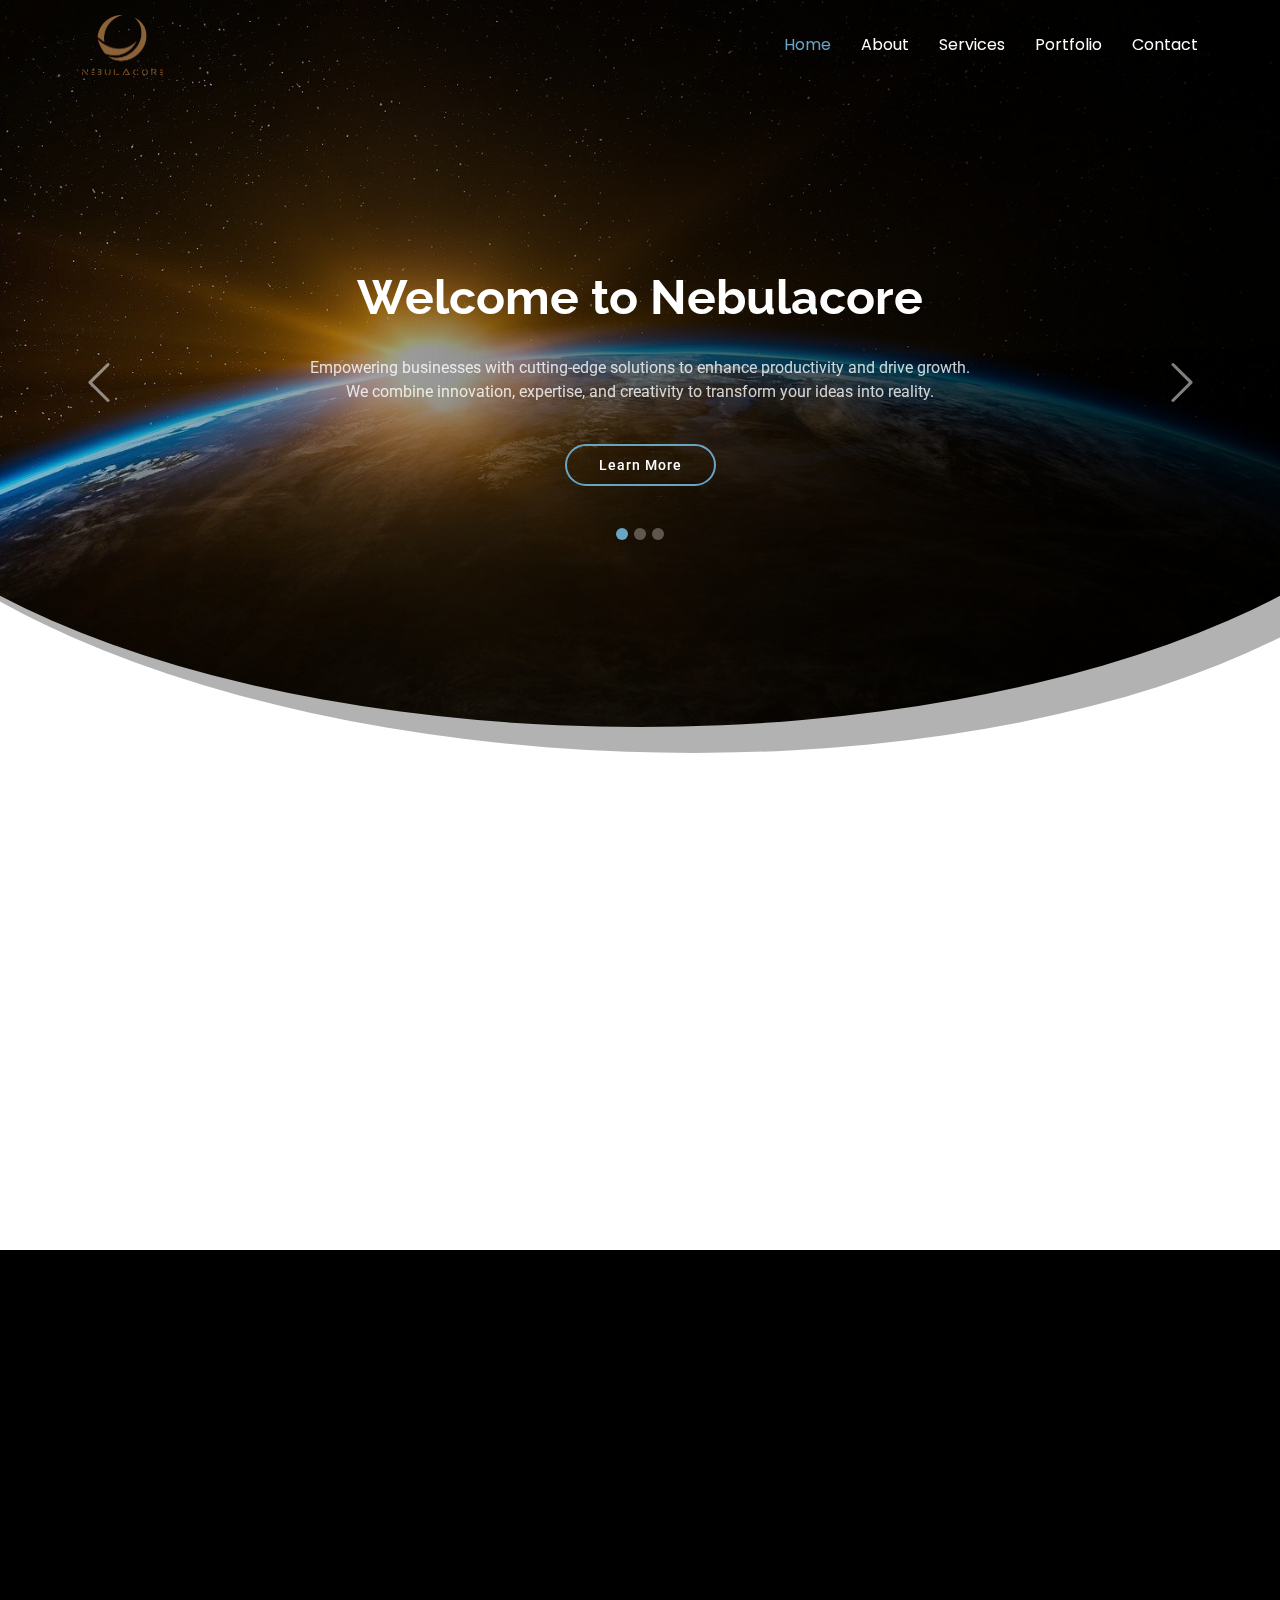
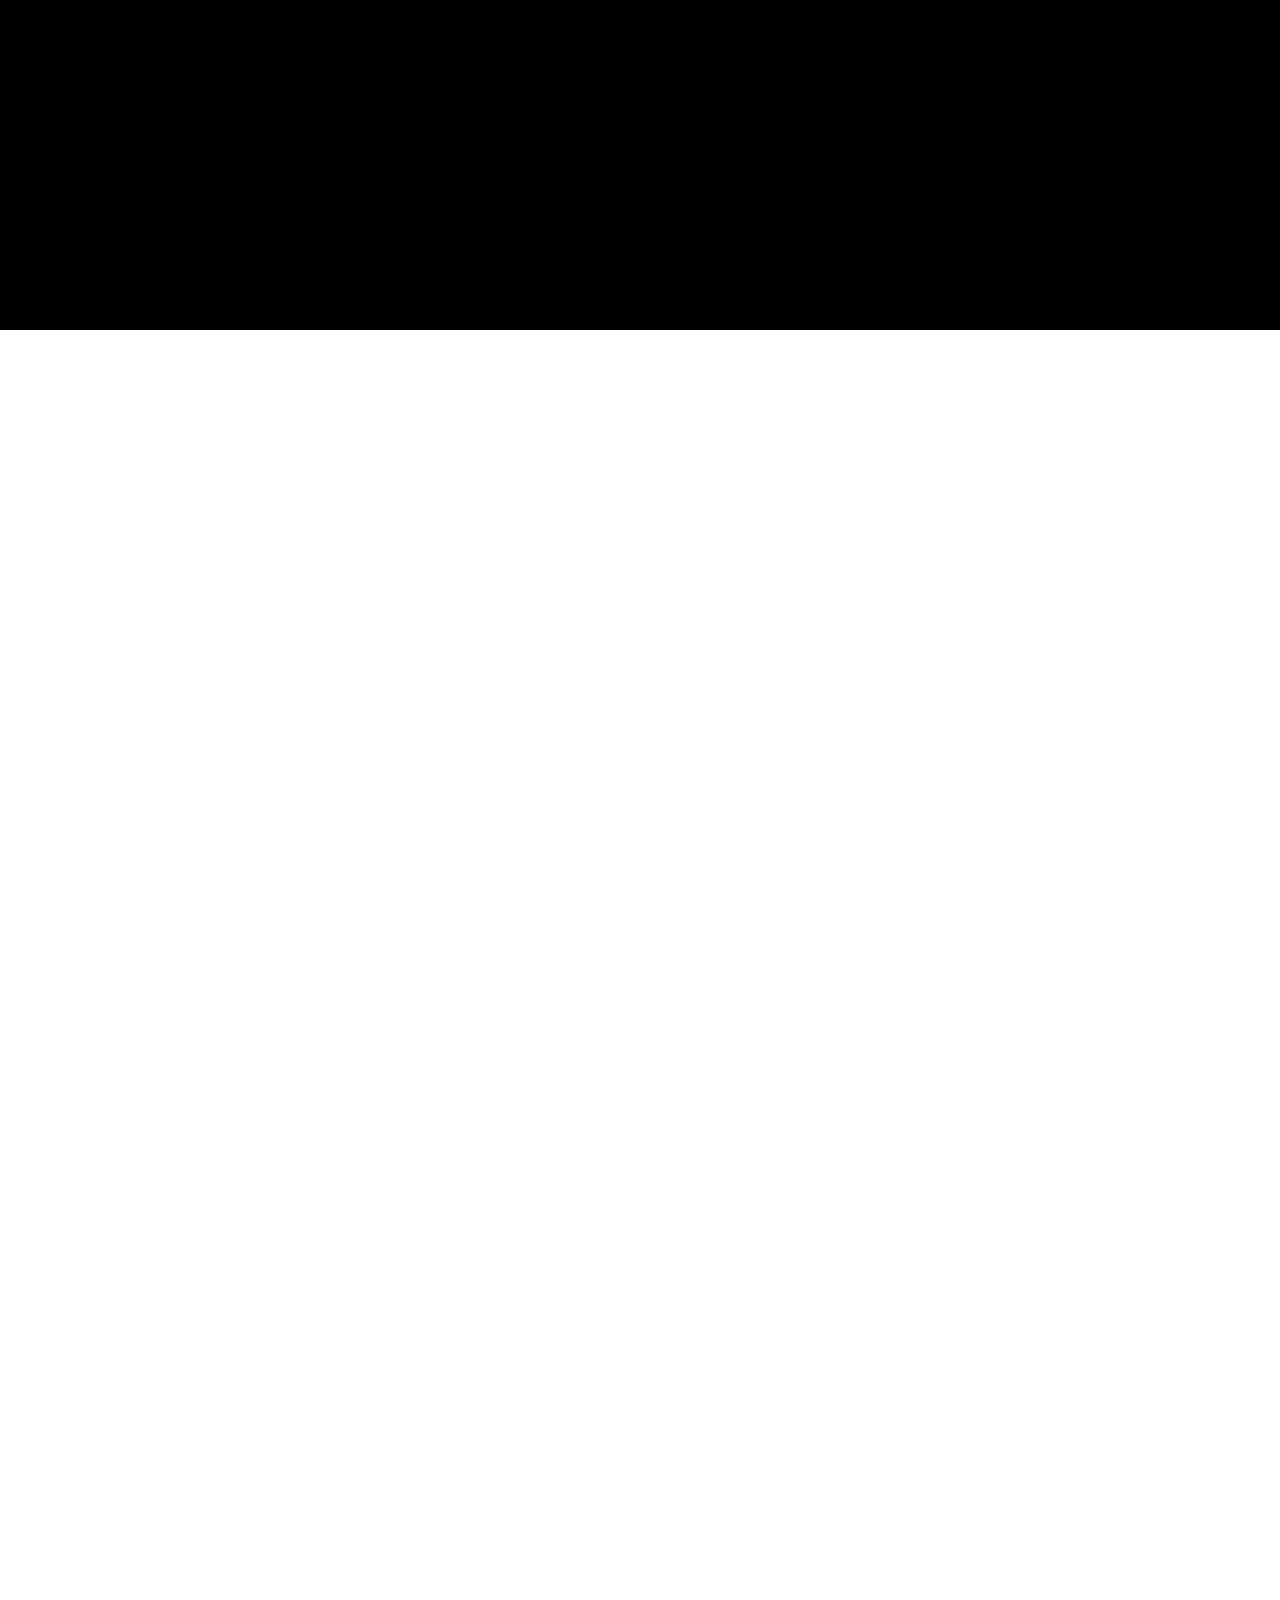
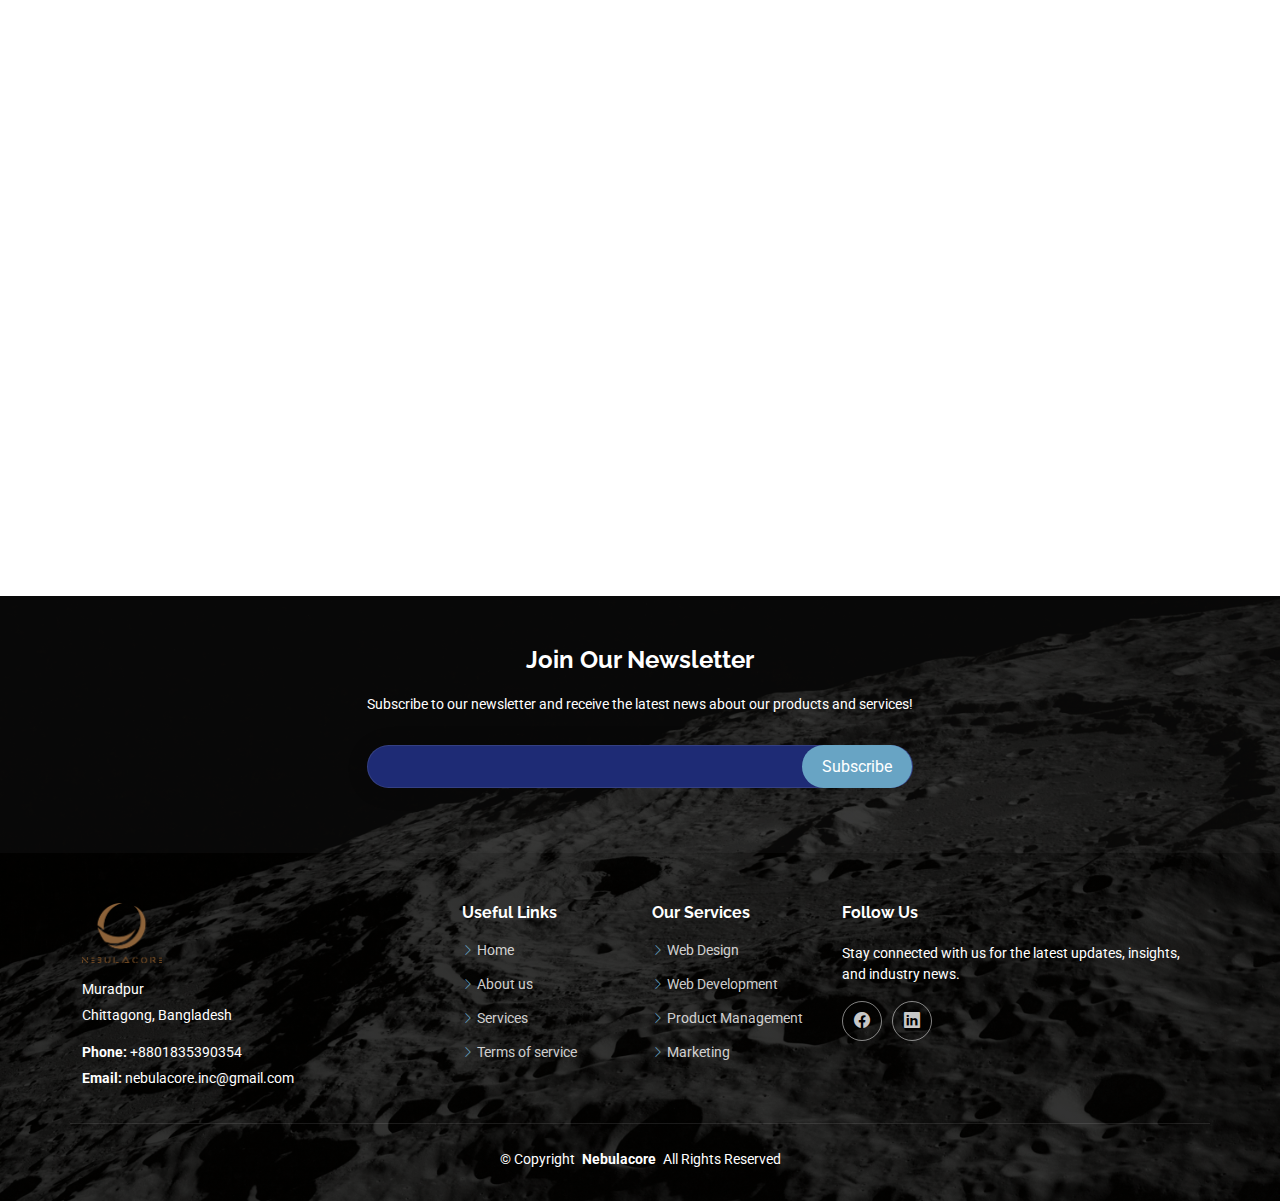
<file: index.html>
<!DOCTYPE html>
<html lang="en">

<head>
  <meta charset="utf-8">
  <meta content="width=device-width, initial-scale=1.0" name="viewport">
  <title>Nebulacore - Innovative Tech Solutions</title>
  <meta name="description" content="NebulaCore provides cutting-edge services in web development, app development, and DevOps solutions.">
  <meta name="keywords" content="">

  <!-- Favicons -->
  <link href="/assets/img/favicon.png" rel="icon">
  <link href="/assets/img/apple-touch-icon.png" rel="apple-touch-icon">

  <!-- Fonts -->
  <link href="https://fonts.googleapis.com" rel="preconnect">
  <link href="https://fonts.gstatic.com" rel="preconnect" crossorigin>
  <link href="https://fonts.googleapis.com/css2?family=Roboto:ital,wght@0,100;0,300;0,400;0,500;0,700;0,900;1,100;1,300;1,400;1,500;1,700;1,900&family=Poppins:ital,wght@0,100;0,200;0,300;0,400;0,500;0,600;0,700;0,800;0,900;1,100;1,200;1,300;1,400;1,500;1,600;1,700;1,800;1,900&family=Raleway:ital,wght@0,100;0,200;0,300;0,400;0,500;0,600;0,700;0,800;0,900;1,100;1,200;1,300;1,400;1,500;1,600;1,700;1,800;1,900&display=swap" rel="stylesheet">

  <!-- Vendor CSS Files -->
  <link href="/assets/vendor/bootstrap/css/bootstrap.min.css" rel="stylesheet">
  <link href="/assets/vendor/bootstrap-icons/bootstrap-icons.css" rel="stylesheet">
  <link href="/assets/vendor/aos/aos.css" rel="stylesheet">
  <link href="/assets/vendor/glightbox/css/glightbox.min.css" rel="stylesheet">
  <link href="/assets/vendor/swiper/swiper-bundle.min.css" rel="stylesheet">

  <!-- Main CSS File -->
  <link href="/assets/css/main.css" rel="stylesheet">

  <!-- =======================================================
  * Template Name: Moderna
  * Template URL: https://bootstrapmade.com/free-bootstrap-template-corporate-moderna/
  * Updated: Aug 07 2024 with Bootstrap v5.3.3
  * Author: BootstrapMade.com
  * License: https://bootstrapmade.com/license/
  ======================================================== -->
</head>

<body class="index-page">

  <header id="header" class="header d-flex align-items-center fixed-top">
    <div class="container-fluid container-xl position-relative d-flex align-items-center justify-content-between">

      <a href="index.html" class="logo d-flex align-items-center">
        <!-- Uncomment the line below if you also wish to use an image logo -->
        <img src="assets/img/nebulacore.png" alt="">
        <!-- <h1 class="sitename">Moderna</h1> -->
      </a>

      <nav id="navmenu" class="navmenu">
        <ul>
          <li><a href="index.html" class="active">Home</a></li>
          <li><a href="about.html">About</a></li>
          <li><a href="services.html">Services</a></li>
          <li><a href="portfolio.html">Portfolio</a></li>
          <!-- <li><a href="team.html">Team</a></li> -->
          <!-- <li><a href="blog.html">Blog</a></li> -->
          <!-- <li class="dropdown"><a href="#"><span>Dropdown</span> <i class="bi bi-chevron-down toggle-dropdown"></i></a>
            <ul>
              <li><a href="#">Dropdown 1</a></li>
              <li class="dropdown"><a href="#"><span>Deep Dropdown</span> <i class="bi bi-chevron-down toggle-dropdown"></i></a>
                <ul>
                  <li><a href="#">Deep Dropdown 1</a></li>
                  <li><a href="#">Deep Dropdown 2</a></li>
                  <li><a href="#">Deep Dropdown 3</a></li>
                  <li><a href="#">Deep Dropdown 4</a></li>
                  <li><a href="#">Deep Dropdown 5</a></li>
                </ul>
              </li>
              <li><a href="#">Dropdown 2</a></li>
              <li><a href="#">Dropdown 3</a></li>
              <li><a href="#">Dropdown 4</a></li>
            </ul>
          </li> -->
          <li><a href="contact.html">Contact</a></li>
        </ul>
        <i class="mobile-nav-toggle d-xl-none bi bi-list"></i>
      </nav>

    </div>
  </header>

  <main class="main">

  <!-- Hero Section -->
  <section id="hero" class="hero section dark-background">

    <div id="hero-carousel" class="carousel carousel-fade" data-bs-ride="carousel" data-bs-interval="5000">

      <div class="container position-relative">

        <!-- Carousel Item 1 -->
        <div class="carousel-item active">
          <div class="carousel-container">
            <h2>Welcome to Nebulacore</h2>
            <p>Empowering businesses with cutting-edge solutions to enhance productivity and drive growth. We combine innovation, expertise, and creativity to transform your ideas into reality.</p>
            <a href="#about" class="btn-get-started">Learn More</a>
          </div>
        </div><!-- End Carousel Item -->

        <!-- Carousel Item 2 -->
        <div class="carousel-item">
          <div class="carousel-container">
            <h2>Innovating for the Future</h2>
            <p>Discover how our technologies and strategies create impactful solutions tailored to meet the unique needs of your business. From design to deployment, we’re with you every step of the way.</p>
            <a href="#about" class="btn-get-started">Explore More</a>
          </div>
        </div><!-- End Carousel Item -->

        <!-- Carousel Item 3 -->
        <div class="carousel-item">
          <div class="carousel-container">
            <h2>Elevate Your Business</h2>
            <p>Transform your digital presence with modern web and mobile solutions that engage users, streamline processes, and enhance experiences. Our expert team is ready to bring your vision to life.</p>
            <a href="#about" class="btn-get-started">Discover How</a>
          </div>
        </div><!-- End Carousel Item -->

        <!-- Carousel Controls -->
        <a class="carousel-control-prev" href="#hero-carousel" role="button" data-bs-slide="prev">
          <span class="carousel-control-prev-icon bi bi-chevron-left" aria-hidden="true"></span>
        </a>

        <a class="carousel-control-next" href="#hero-carousel" role="button" data-bs-slide="next">
          <span class="carousel-control-next-icon bi bi-chevron-right" aria-hidden="true"></span>
        </a>

        <ol class="carousel-indicators"></ol>

      </div>

    </div>

  </section><!-- /Hero Section -->


  <!-- Featured Services Section -->
  <section id="featured-services" class="featured-services section">

    <div class="container">

      <div class="row gy-4">

        <div class="col-lg-3 col-md-6" data-aos="fade-up" data-aos-delay="100">
          <div class="service-item item-cyan position-relative">
            <div class="icon">
              <i class="bi bi-activity"></i>
            </div>
            <a href="service-details.html" class="stretched-link">
              <h3>Graphics Design</h3>
            </a>
            <p>We craft eye-catching visuals that elevate your brand—from logos and brochures to complete visual identities. Our designs combine creativity and strategy to leave a lasting impression.</p>
          </div>
        </div><!-- End Service Item -->

        <div class="col-lg-3 col-md-6" data-aos="fade-up" data-aos-delay="200">
          <div class="service-item item-orange position-relative">
            <div class="icon">
              <i class="bi bi-window-fullscreen"></i>
            </div>
            <a href="service-details.html" class="stretched-link">
              <h3>Web Development</h3>
            </a>
            <p>We build fast, secure, and scalable websites tailored to your business goals. From stunning landing pages to dynamic web applications, we bring your ideas to life with modern technologies.</p>
          </div>
        </div><!-- End Service Item -->

        <div class="col-lg-3 col-md-6" data-aos="fade-up" data-aos-delay="300">
          <div class="service-item item-teal position-relative">
            <div class="icon">
              <i class="bi bi-phone"></i>
            </div>
            <a href="service-details.html" class="stretched-link">
              <h3>App Development</h3>
            </a>
            <p>We develop intuitive and high-performance mobile applications for Android and iOS. Whether it's a startup MVP or a full-scale app, we turn your vision into functional and engaging software.</p>
          </div>
        </div><!-- End Service Item -->

        <div class="col-lg-3 col-md-6" data-aos="fade-up" data-aos-delay="400">
          <div class="service-item item-red position-relative">
            <div class="icon">
              <i class="bi bi-database-check"></i>
            </div>
            <a href="service-details.html" class="stretched-link">
              <h3>DevOps</h3>
            </a>
            <p>We streamline your development and deployment processes through automation, CI/CD pipelines, and cloud infrastructure. Our DevOps solutions ensure speed, reliability, and scalability.</p>
            <a href="service-details.html" class="stretched-link"></a>
          </div>
        </div><!-- End Service Item -->
      </div>

    </div>

  </section><!-- /Featured Services Section -->


  <!-- About Section -->
  <section id="about" class="about section section-bg">

    <div class="container">

      <div class="row gy-4">
        <div class="col-lg-6 position-relative align-self-start" data-aos="fade-up" data-aos-delay="100">
          <img src="assets/img/astronaut-2.jpg" class="img-fluid" style="height:560px;" alt="About Us Image">
          <!-- <a href="https://www.youtube.com/watch?v=Y7f98aduVJ8" class="glightbox pulsating-play-btn"></a> -->
        </div>
        <div class="col-lg-6 content my-auto" data-aos="fade-up" data-aos-delay="200" style="color:#bdbaba;">
          <h3 style="color:#1084c0;">Empowering Your Vision Through Innovative Digital Solutions</h3>
          <p class="fst-italic">
            We are a passionate team of designers, developers, and strategists dedicated to delivering impactful digital experiences that drive results and build strong brands.
          </p>
          <ul>
            <li><i class="bi bi-check2-all"></i> <span>Creative and user-centric design that makes your brand stand out.</span></li>
            <li><i class="bi bi-check2-all"></i> <span>Robust development solutions tailored to your unique business needs.</span></li>
            <li><i class="bi bi-check2-all"></i> <span>Reliable support and scalable infrastructure to ensure your growth never stops.</span></li>
          </ul>
          <p>
            From startups to established enterprises, we collaborate with clients across the globe to build stunning digital products. Our mission is simple—deliver value, spark innovation, and help businesses thrive in the digital age.
          </p>
        </div>
      </div>

    </div>

  </section><!-- /About Section -->


  <!-- Features Section -->
  <section id="features" class="features section">

    <!-- Section Title -->
    <div class="container section-title" data-aos="fade-up">
      <h2>Features</h2>
      <p>Explore the tools and technologies that power our seamless digital experiences and client success.</p>
    </div><!-- End Section Title -->

    <div class="container">

      <div class="row gy-4 align-items-center features-item">
        <div class="col-md-5 d-flex align-items-center" data-aos="zoom-out" data-aos-delay="100">
          <img src="assets/img/features-1.svg" class="img-fluid" alt="Feature Image 1">
        </div>
        <div class="col-md-7" data-aos="fade-up" data-aos-delay="100">
          <h3>End-to-End Development Solutions</h3>
          <p class="fst-italic">
            From concept to deployment, we deliver fully customized, scalable, and secure applications.
          </p>
          <ul>
            <li><i class="bi bi-check"></i><span>Custom web and mobile development tailored to your goals.</span></li>
            <li><i class="bi bi-check"></i><span>Modern tech stack for performance and flexibility.</span></li>
            <li><i class="bi bi-check"></i><span>Clean, maintainable code following best practices.</span></li>
          </ul>
        </div>
      </div><!-- Features Item -->

      <div class="row gy-4 align-items-center features-item">
        <div class="col-md-5 order-1 order-md-2 d-flex align-items-center" data-aos="zoom-out" data-aos-delay="200">
          <img src="assets/img/features-2.svg" class="img-fluid" alt="Feature Image 2">
        </div>
        <div class="col-md-7 order-2 order-md-1" data-aos="fade-up" data-aos-delay="200">
          <h3>Reliable DevOps & Infrastructure</h3>
          <p class="fst-italic">
            Our DevOps practices ensure continuous integration, smooth deployment, and maximum uptime.
          </p>
          <p>
            We automate processes and monitor infrastructure, enabling faster development cycles, improved collaboration, and reduced risk of downtime or security breaches.
          </p>
        </div>
      </div><!-- Features Item -->

      <div class="row gy-4 align-items-center features-item">
        <div class="col-md-5 d-flex align-items-center" data-aos="zoom-out">
          <img src="assets/img/features-3.svg" class="img-fluid" alt="Feature Image 3">
        </div>
        <div class="col-md-7" data-aos="fade-up">
          <h3>Creative UI/UX Design</h3>
          <p>
            We combine functionality with aesthetics to deliver interfaces that captivate users and elevate experiences.
          </p>
          <ul>
            <li><i class="bi bi-check"></i> <span>Human-centered design principles.</span></li>
            <li><i class="bi bi-check"></i><span>Fully responsive and intuitive interfaces.</span></li>
            <li><i class="bi bi-check"></i> <span>Design systems and brand consistency.</span></li>
          </ul>
        </div>
      </div><!-- Features Item -->

      <div class="row gy-4 align-items-center features-item">
        <div class="col-md-5 order-1 order-md-2 d-flex align-items-center" data-aos="zoom-out">
          <img src="assets/img/features-4.svg" class="img-fluid" alt="Feature Image 4">
        </div>
        <div class="col-md-7 order-2 order-md-1" data-aos="fade-up">
          <h3>Scalable & Secure Architecture</h3>
          <p class="fst-italic">
            We engineer systems that evolve with your business, keeping performance and data protection at the core.
          </p>
          <p>
            Whether it's handling growing user bases or securing sensitive information, we ensure every solution we build is robust, compliant, and future-proof.
          </p>
        </div>
      </div><!-- Features Item -->

    </div>

  </section><!-- /Features Section -->

  </main>

  <footer id="footer" class="footer dark-background">

    <div class="footer-newsletter">
      <div class="container">
        <div class="row justify-content-center text-center">
          <div class="col-lg-6">
            <h4>Join Our Newsletter</h4>
            <p>Subscribe to our newsletter and receive the latest news about our products and services!</p>
            <form action="forms/newsletter.php" method="post" class="php-email-form">
              <div class="newsletter-form"><input type="email" name="email"><input type="submit" value="Subscribe"></div>
              <div class="loading">Loading</div>
              <div class="error-message"></div>
              <div class="sent-message">Your subscription request has been sent. Thank you!</div>
            </form>
          </div>
        </div>
      </div>
    </div>

    <div class="container footer-top">
      <div class="row gy-4">
        <div class="col-lg-4 col-md-6 footer-about">
          <a href="index.html" class="d-flex align-items-center">
            <!-- <span class="sitename">Nebulacore</span> -->
            <img src="assets/img/nebulacore.png" style="width: 80px;" alt="">
          </a>
          <div class="footer-contact pt-3">
            <p>Muradpur</p>
            <p>Chittagong, Bangladesh</p>
            <p class="mt-3"><strong>Phone:</strong> <span>+8801835390354</span></p>
            <p><strong>Email:</strong> <span>nebulacore.inc@gmail.com</span></p>
          </div>
        </div>

        <div class="col-lg-2 col-md-3 footer-links">
          <h4>Useful Links</h4>
          <ul>
            <li><i class="bi bi-chevron-right"></i> <a href="#">Home</a></li>
            <li><i class="bi bi-chevron-right"></i> <a href="#">About us</a></li>
            <li><i class="bi bi-chevron-right"></i> <a href="#">Services</a></li>
            <li><i class="bi bi-chevron-right"></i> <a href="#">Terms of service</a></li>
          </ul>
        </div>

        <div class="col-lg-2 col-md-3 footer-links">
          <h4>Our Services</h4>
          <ul>
            <li><i class="bi bi-chevron-right"></i> <a href="#">Web Design</a></li>
            <li><i class="bi bi-chevron-right"></i> <a href="#">Web Development</a></li>
            <li><i class="bi bi-chevron-right"></i> <a href="#">Product Management</a></li>
            <li><i class="bi bi-chevron-right"></i> <a href="#">Marketing</a></li>
          </ul>
        </div>

        <div class="col-lg-4 col-md-12">
          <h4>Follow Us</h4>
          <p>Stay connected with us for the latest updates, insights, and industry news.</p>
          <div class="social-links d-flex">
            <!-- <a href=""><i class="bi bi-twitter-x"></i></a> -->
            <a href=""><i class="bi bi-facebook"></i></a>
            <!-- <a href=""><i class="bi bi-instagram"></i></a> -->
            <a href=""><i class="bi bi-linkedin"></i></a>
          </div>
        </div>

      </div>
    </div>

    <div class="container copyright text-center mt-4">
      <p>© <span>Copyright</span> <strong class="px-1 sitename">Nebulacore</strong> <span>All Rights Reserved</span></p>
      <div class="credits">
        <!-- All the links in the footer should remain intact. -->
        <!-- You can delete the links only if you've purchased the pro version. -->
        <!-- Licensing information: https://bootstrapmade.com/license/ -->
        <!-- Purchase the pro version with working PHP/AJAX contact form: [buy-url] -->
        <!-- Designed by <a href="https://bootstrapmade.com/">BootstrapMade</a> -->
      </div>
    </div>

  </footer>

  <!-- Scroll Top -->
  <a href="#" id="scroll-top" class="scroll-top d-flex align-items-center justify-content-center"><i class="bi bi-arrow-up-short"></i></a>

  <!-- Preloader -->
  <div id="preloader"></div>

  <!-- Vendor JS Files -->
  <script src="assets/vendor/bootstrap/js/bootstrap.bundle.min.js"></script>
  <script src="assets/vendor/php-email-form/validate.js"></script>
  <script src="assets/vendor/aos/aos.js"></script>
  <script src="assets/vendor/glightbox/js/glightbox.min.js"></script>
  <script src="assets/vendor/purecounter/purecounter_vanilla.js"></script>
  <script src="assets/vendor/swiper/swiper-bundle.min.js"></script>
  <script src="assets/vendor/waypoints/noframework.waypoints.js"></script>
  <script src="assets/vendor/imagesloaded/imagesloaded.pkgd.min.js"></script>
  <script src="assets/vendor/isotope-layout/isotope.pkgd.min.js"></script>

  <!-- Main JS File -->
  <script src="assets/js/main.js"></script>

</body>

</html>
</file>
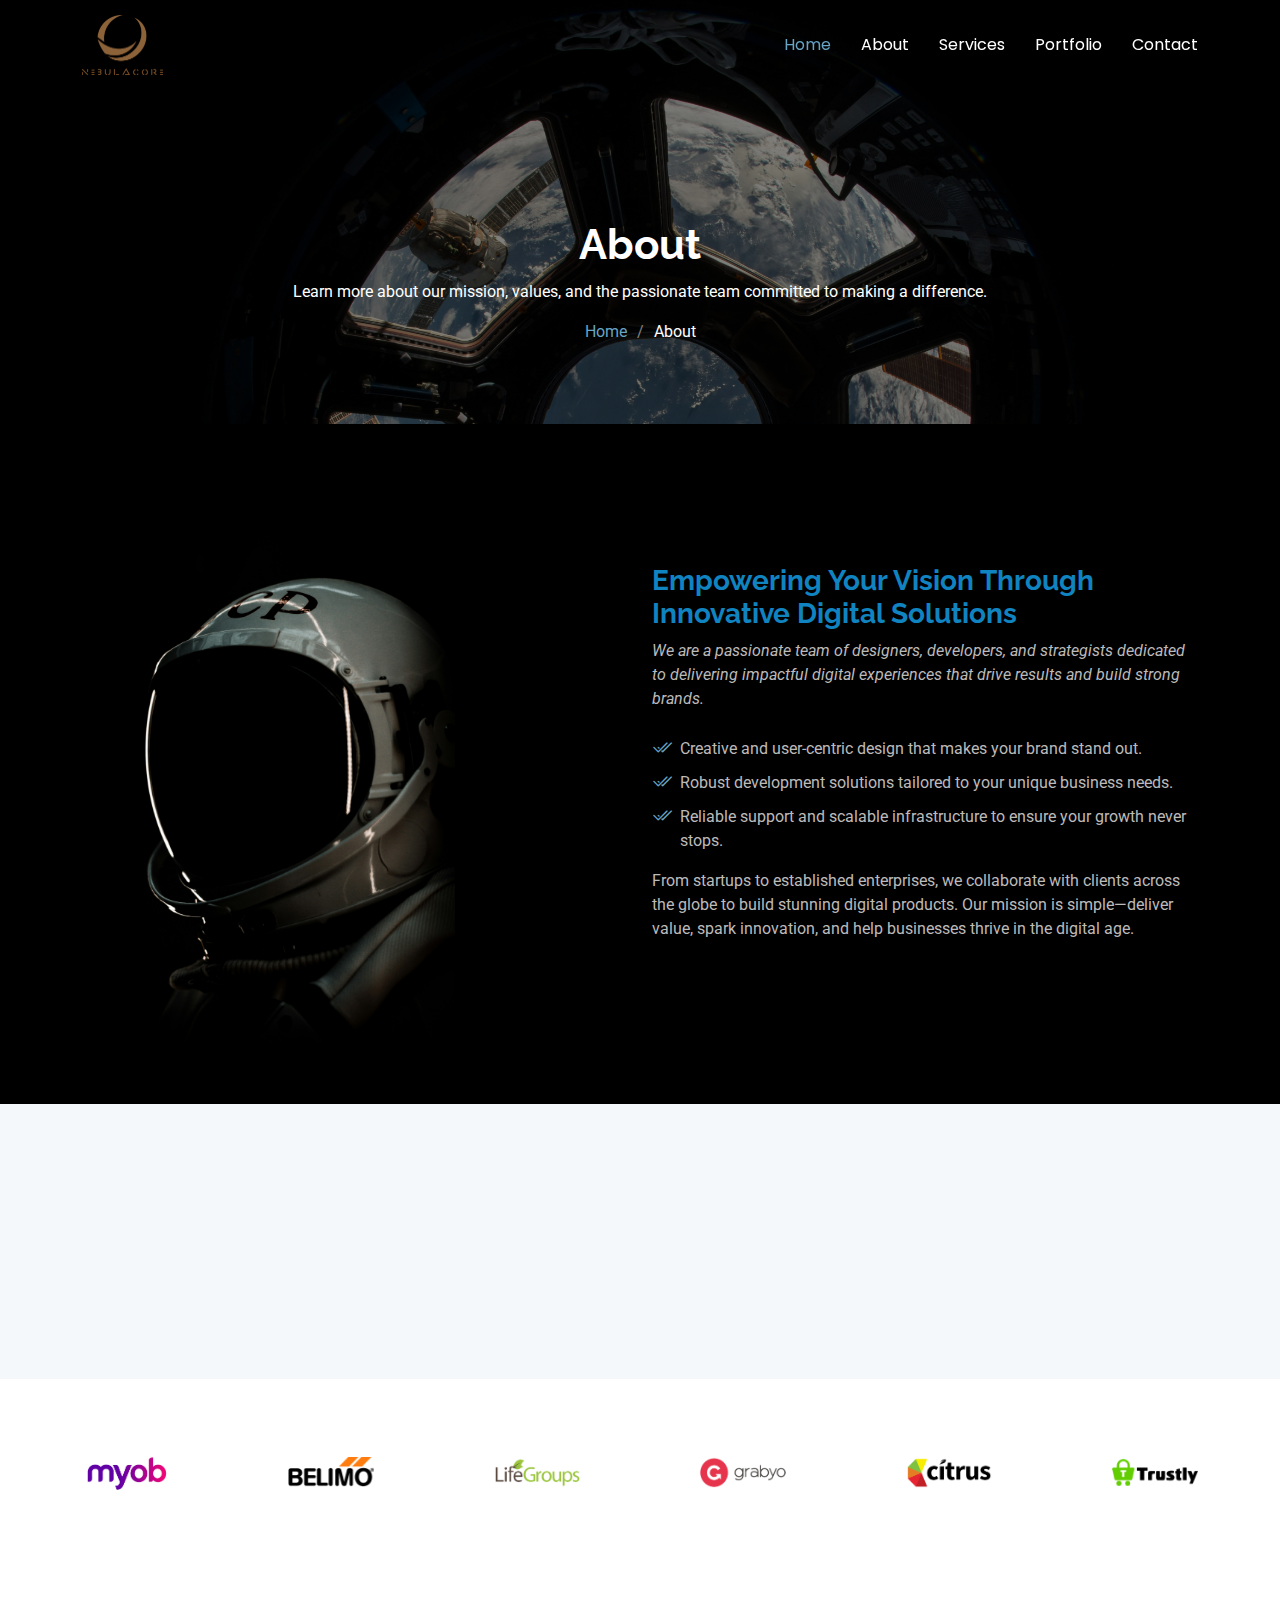
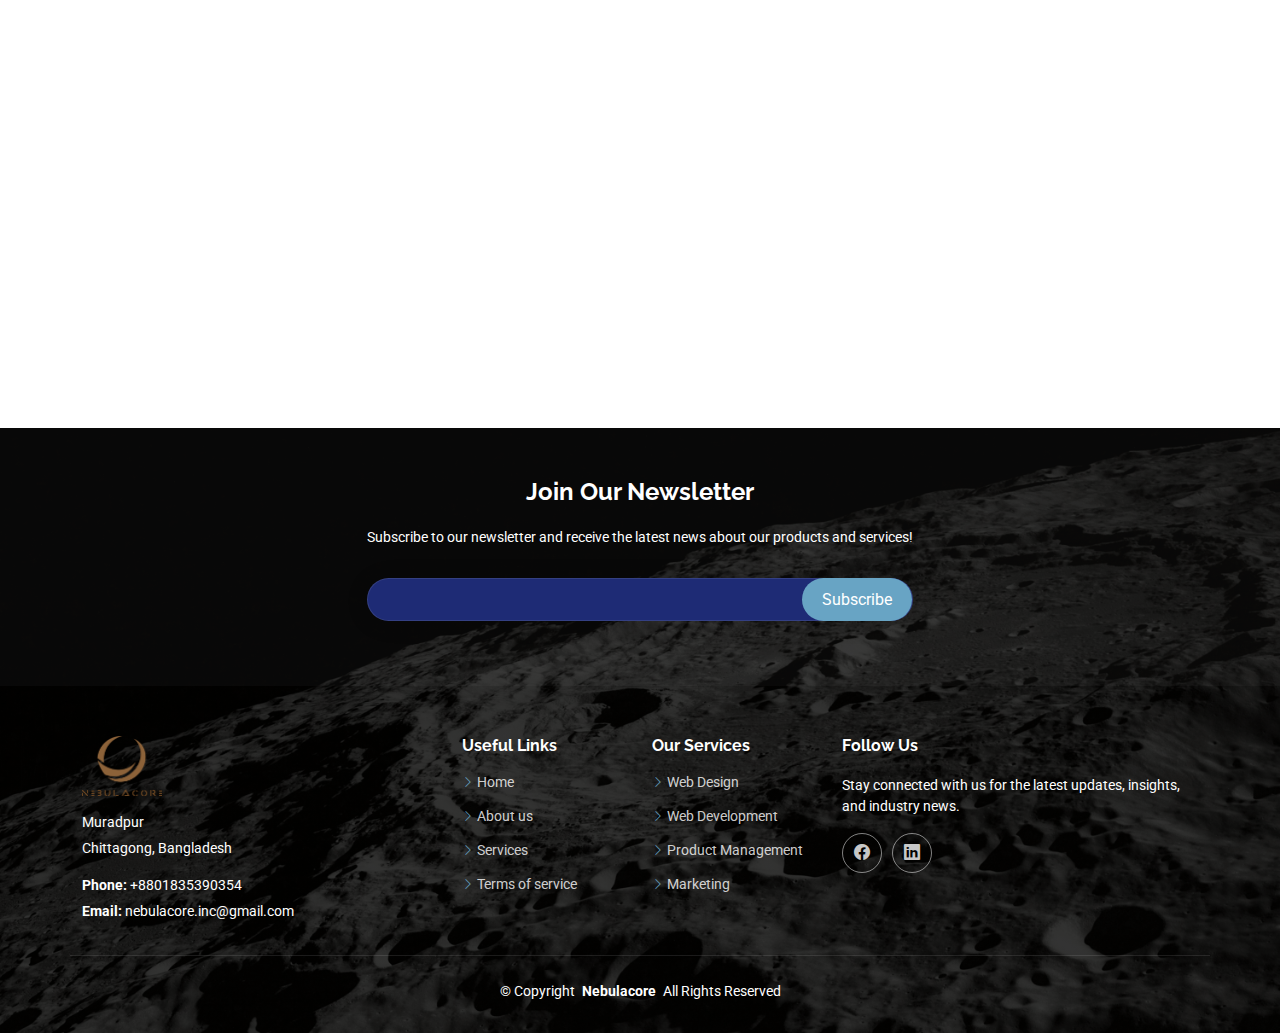
<file: about.html>
<!DOCTYPE html>
<html lang="en">

<head>
  <meta charset="utf-8">
  <meta content="width=device-width, initial-scale=1.0" name="viewport">
  <title>Nebulacore - Innovative Tech Solutions</title>
  <meta name="description" content="NebulaCore provides cutting-edge services in web development, app development, and DevOps solutions.">
  <meta name="keywords" content="">

  <!-- Favicons -->
  <link href="assets/img/favicon.png" rel="icon">
  <link href="assets/img/apple-touch-icon.png" rel="apple-touch-icon">

  <!-- Fonts -->
  <link href="https://fonts.googleapis.com" rel="preconnect">
  <link href="https://fonts.gstatic.com" rel="preconnect" crossorigin>
  <link href="https://fonts.googleapis.com/css2?family=Roboto:ital,wght@0,100;0,300;0,400;0,500;0,700;0,900;1,100;1,300;1,400;1,500;1,700;1,900&family=Poppins:ital,wght@0,100;0,200;0,300;0,400;0,500;0,600;0,700;0,800;0,900;1,100;1,200;1,300;1,400;1,500;1,600;1,700;1,800;1,900&family=Raleway:ital,wght@0,100;0,200;0,300;0,400;0,500;0,600;0,700;0,800;0,900;1,100;1,200;1,300;1,400;1,500;1,600;1,700;1,800;1,900&display=swap" rel="stylesheet">

  <!-- Vendor CSS Files -->
  <link href="assets/vendor/bootstrap/css/bootstrap.min.css" rel="stylesheet">
  <link href="assets/vendor/bootstrap-icons/bootstrap-icons.css" rel="stylesheet">
  <link href="assets/vendor/aos/aos.css" rel="stylesheet">
  <link href="assets/vendor/glightbox/css/glightbox.min.css" rel="stylesheet">
  <link href="assets/vendor/swiper/swiper-bundle.min.css" rel="stylesheet">

  <!-- Main CSS File -->
  <link href="assets/css/main.css" rel="stylesheet">

  <!-- =======================================================
  * Template Name: Moderna
  * Template URL: https://bootstrapmade.com/free-bootstrap-template-corporate-moderna/
  * Updated: Aug 07 2024 with Bootstrap v5.3.3
  * Author: BootstrapMade.com
  * License: https://bootstrapmade.com/license/
  ======================================================== -->
</head>

<body class="about-page">

  <header id="header" class="header d-flex align-items-center fixed-top">
    <div class="container-fluid container-xl position-relative d-flex align-items-center justify-content-between">

      <a href="index.html" class="logo d-flex align-items-center">
        <!-- Uncomment the line below if you also wish to use an image logo -->
        <!-- <img src="assets/img/logo.png" alt=""> -->
        <!-- <h1 class="sitename">Moderna</h1> -->
        <img src="assets/img/nebulacore.png" alt="">
      </a>

      <nav id="navmenu" class="navmenu">
        <ul>
          <li><a href="index.html" class="active">Home</a></li>
          <li><a href="about.html">About</a></li>
          <li><a href="services.html">Services</a></li>
          <li><a href="portfolio.html">Portfolio</a></li>
          <!-- <li><a href="team.html">Team</a></li> -->
          <!-- <li><a href="blog.html">Blog</a></li> -->
          <!-- <li class="dropdown"><a href="#"><span>Dropdown</span> <i class="bi bi-chevron-down toggle-dropdown"></i></a>
            <ul>
              <li><a href="#">Dropdown 1</a></li>
              <li class="dropdown"><a href="#"><span>Deep Dropdown</span> <i class="bi bi-chevron-down toggle-dropdown"></i></a>
                <ul>
                  <li><a href="#">Deep Dropdown 1</a></li>
                  <li><a href="#">Deep Dropdown 2</a></li>
                  <li><a href="#">Deep Dropdown 3</a></li>
                  <li><a href="#">Deep Dropdown 4</a></li>
                  <li><a href="#">Deep Dropdown 5</a></li>
                </ul>
              </li>
              <li><a href="#">Dropdown 2</a></li>
              <li><a href="#">Dropdown 3</a></li>
              <li><a href="#">Dropdown 4</a></li>
            </ul>
          </li> -->
          <li><a href="contact.html">Contact</a></li>
        </ul>
        <i class="mobile-nav-toggle d-xl-none bi bi-list"></i>
      </nav>

    </div>
  </header>

  <main class="main">

    <!-- Page Title -->
    <div class="page-title dark-background">
      <div class="container position-relative">
        <h1>About</h1>
        <p>Learn more about our mission, values, and the passionate team committed to making a difference.</p>
        <nav class="breadcrumbs">
          <ol>
            <li><a href="index.html">Home</a></li>
            <li class="current">About</li>
          </ol>
        </nav>
      </div>
    </div>
    <!-- End Page Title -->

      <!-- About Section -->
    <section id="about" class="about section section-bg">

      <div class="container">

        <div class="row gy-4">
          <div class="col-lg-6 position-relative align-self-start" data-aos="fade-up" data-aos-delay="100">
            <img src="assets/img/astronaut-2.jpg" class="img-fluid" style="height:560px;" alt="About Us Image">
            <!-- <a href="https://www.youtube.com/watch?v=Y7f98aduVJ8" class="glightbox pulsating-play-btn"></a> -->
          </div>
          <div class="col-lg-6 content my-auto" data-aos="fade-up" data-aos-delay="200" style="color:#bdbaba;">
            <h3 style="color:#1084c0;">Empowering Your Vision Through Innovative Digital Solutions</h3>
            <p class="fst-italic">
              We are a passionate team of designers, developers, and strategists dedicated to delivering impactful digital experiences that drive results and build strong brands.
            </p>
            <ul>
              <li><i class="bi bi-check2-all"></i> <span>Creative and user-centric design that makes your brand stand out.</span></li>
              <li><i class="bi bi-check2-all"></i> <span>Robust development solutions tailored to your unique business needs.</span></li>
              <li><i class="bi bi-check2-all"></i> <span>Reliable support and scalable infrastructure to ensure your growth never stops.</span></li>
            </ul>
            <p>
              From startups to established enterprises, we collaborate with clients across the globe to build stunning digital products. Our mission is simple—deliver value, spark innovation, and help businesses thrive in the digital age.
            </p>
          </div>
        </div>

      </div>

    </section><!-- /About Section -->

    <!-- Stats Section -->
    <section id="stats" class="stats section light-background">

      <div class="container" data-aos="fade-up" data-aos-delay="100">

        <div class="row gy-4">

          <div class="col-lg-3 col-md-6">
            <div class="stats-item text-center w-100 h-100">
              <span data-purecounter-start="0" data-purecounter-end="232" data-purecounter-duration="1" class="purecounter"></span>
              <p>Clients</p>
            </div>
          </div><!-- End Stats Item -->

          <div class="col-lg-3 col-md-6">
            <div class="stats-item text-center w-100 h-100">
              <span data-purecounter-start="0" data-purecounter-end="521" data-purecounter-duration="1" class="purecounter"></span>
              <p>Projects</p>
            </div>
          </div><!-- End Stats Item -->

          <div class="col-lg-3 col-md-6">
            <div class="stats-item text-center w-100 h-100">
              <span data-purecounter-start="0" data-purecounter-end="1453" data-purecounter-duration="1" class="purecounter"></span>
              <p>Hours Of Support</p>
            </div>
          </div><!-- End Stats Item -->

          <div class="col-lg-3 col-md-6">
            <div class="stats-item text-center w-100 h-100">
              <span data-purecounter-start="0" data-purecounter-end="32" data-purecounter-duration="1" class="purecounter"></span>
              <p>Workers</p>
            </div>
          </div><!-- End Stats Item -->

        </div>

      </div>

    </section><!-- /Stats Section -->

    <!-- Clients Section -->
    <section id="clients" class="clients section">

      <div class="container">

        <div class="swiper init-swiper">
          <script type="application/json" class="swiper-config">
            {
              "loop": true,
              "speed": 600,
              "autoplay": {
                "delay": 5000
              },
              "slidesPerView": "auto",
              "pagination": {
                "el": ".swiper-pagination",
                "type": "bullets",
                "clickable": true
              },
              "breakpoints": {
                "320": {
                  "slidesPerView": 2,
                  "spaceBetween": 40
                },
                "480": {
                  "slidesPerView": 3,
                  "spaceBetween": 60
                },
                "640": {
                  "slidesPerView": 4,
                  "spaceBetween": 80
                },
                "992": {
                  "slidesPerView": 6,
                  "spaceBetween": 120
                }
              }
            }
          </script>
          <div class="swiper-wrapper align-items-center">
            <div class="swiper-slide"><img src="assets/img/clients/client-1.png" class="img-fluid" alt=""></div>
            <div class="swiper-slide"><img src="assets/img/clients/client-2.png" class="img-fluid" alt=""></div>
            <div class="swiper-slide"><img src="assets/img/clients/client-3.png" class="img-fluid" alt=""></div>
            <div class="swiper-slide"><img src="assets/img/clients/client-4.png" class="img-fluid" alt=""></div>
            <div class="swiper-slide"><img src="assets/img/clients/client-5.png" class="img-fluid" alt=""></div>
            <div class="swiper-slide"><img src="assets/img/clients/client-6.png" class="img-fluid" alt=""></div>
            <div class="swiper-slide"><img src="assets/img/clients/client-7.png" class="img-fluid" alt=""></div>
            <div class="swiper-slide"><img src="assets/img/clients/client-8.png" class="img-fluid" alt=""></div>
          </div>
        </div>

      </div>

    </section>
    <!-- /Clients Section -->

    <!-- Skills Section -->
    <section id="skills" class="skills section">

      <!-- Section Title -->
      <div class="container section-title" data-aos="fade-up">
        <h2>Our Skills</h2>
        <p>Necessitatibus eius consequatur ex aliquid fuga eum quidem sint consectetur velit</p>
      </div><!-- End Section Title -->

      <div class="container" data-aos="fade-up" data-aos-delay="100">

        <div class="row skills-content skills-animation">

          <div class="col-lg-6">

            <div class="progress">
              <span class="skill"><span>HTML</span> <i class="val">100%</i></span>
              <div class="progress-bar-wrap">
                <div class="progress-bar" role="progressbar" aria-valuenow="100" aria-valuemin="0" aria-valuemax="100"></div>
              </div>
            </div><!-- End Skills Item -->

            <div class="progress">
              <span class="skill"><span>CSS</span> <i class="val">90%</i></span>
              <div class="progress-bar-wrap">
                <div class="progress-bar" role="progressbar" aria-valuenow="90" aria-valuemin="0" aria-valuemax="100"></div>
              </div>
            </div><!-- End Skills Item -->

            <div class="progress">
              <span class="skill"><span>JavaScript</span> <i class="val">75%</i></span>
              <div class="progress-bar-wrap">
                <div class="progress-bar" role="progressbar" aria-valuenow="75" aria-valuemin="0" aria-valuemax="100"></div>
              </div>
            </div><!-- End Skills Item -->

          </div>

          <div class="col-lg-6">

            <div class="progress">
              <span class="skill"><span>PHP</span> <i class="val">80%</i></span>
              <div class="progress-bar-wrap">
                <div class="progress-bar" role="progressbar" aria-valuenow="80" aria-valuemin="0" aria-valuemax="100"></div>
              </div>
            </div><!-- End Skills Item -->

            <div class="progress">
              <span class="skill"><span>WordPress/CMS</span> <i class="val">90%</i></span>
              <div class="progress-bar-wrap">
                <div class="progress-bar" role="progressbar" aria-valuenow="90" aria-valuemin="0" aria-valuemax="100"></div>
              </div>
            </div><!-- End Skills Item -->

            <div class="progress">
              <span class="skill"><span>Photoshop</span> <i class="val">55%</i></span>
              <div class="progress-bar-wrap">
                <div class="progress-bar" role="progressbar" aria-valuenow="55" aria-valuemin="0" aria-valuemax="100"></div>
              </div>
            </div><!-- End Skills Item -->

          </div>

        </div>

      </div>

    </section><!-- /Skills Section -->

    <!-- Testimonials Section -->
    <!-- <section id="testimonials" class="testimonials section"> -->

      <!-- Section Title -->
      <!-- <div class="container section-title" data-aos="fade-up">
        <h2>Testimonials</h2>
        <p>Necessitatibus eius consequatur ex aliquid fuga eum quidem sint consectetur velit</p>
      </div> -->
      <!-- End Section Title -->

      <!-- <div class="container" data-aos="fade-up" data-aos-delay="100">

        <div class="swiper init-swiper">
          <script type="application/json" class="swiper-config">
            {
              "loop": true,
              "speed": 600,
              "autoplay": {
                "delay": 5000
              },
              "slidesPerView": "auto",
              "pagination": {
                "el": ".swiper-pagination",
                "type": "bullets",
                "clickable": true
              }
            }
          </script>
          <div class="swiper-wrapper">

            <div class="swiper-slide">
              <div class="testimonial-item">
                <img src="assets/img/testimonials/testimonials-1.jpg" class="testimonial-img" alt="">
                <h3>Saul Goodman</h3>
                <h4>Ceo &amp; Founder</h4>
                <div class="stars">
                  <i class="bi bi-star-fill"></i><i class="bi bi-star-fill"></i><i class="bi bi-star-fill"></i><i class="bi bi-star-fill"></i><i class="bi bi-star-fill"></i>
                </div>
                <p>
                  <i class="bi bi-quote quote-icon-left"></i>
                  <span>Proin iaculis purus consequat sem cure digni ssim donec porttitora entum suscipit rhoncus. Accusantium quam, ultricies eget id, aliquam eget nibh et. Maecen aliquam, risus at semper.</span>
                  <i class="bi bi-quote quote-icon-right"></i>
                </p>
              </div>
            </div>End testimonial item -->

            <!-- <div class="swiper-slide">
              <div class="testimonial-item">
                <img src="assets/img/testimonials/testimonials-2.jpg" class="testimonial-img" alt="">
                <h3>Sara Wilsson</h3>
                <h4>Designer</h4>
                <div class="stars">
                  <i class="bi bi-star-fill"></i><i class="bi bi-star-fill"></i><i class="bi bi-star-fill"></i><i class="bi bi-star-fill"></i><i class="bi bi-star-fill"></i>
                </div>
                <p>
                  <i class="bi bi-quote quote-icon-left"></i>
                  <span>Export tempor illum tamen malis malis eram quae irure esse labore quem cillum quid cillum eram malis quorum velit fore eram velit sunt aliqua noster fugiat irure amet legam anim culpa.</span>
                  <i class="bi bi-quote quote-icon-right"></i>
                </p>
              </div>
            </div> -->
            <!-- End testimonial item -->

            <!-- <div class="swiper-slide">
              <div class="testimonial-item">
                <img src="assets/img/testimonials/testimonials-3.jpg" class="testimonial-img" alt="">
                <h3>Jena Karlis</h3>
                <h4>Store Owner</h4>
                <div class="stars">
                  <i class="bi bi-star-fill"></i><i class="bi bi-star-fill"></i><i class="bi bi-star-fill"></i><i class="bi bi-star-fill"></i><i class="bi bi-star-fill"></i>
                </div>
                <p>
                  <i class="bi bi-quote quote-icon-left"></i>
                  <span>Enim nisi quem export duis labore cillum quae magna enim sint quorum nulla quem veniam duis minim tempor labore quem eram duis noster aute amet eram fore quis sint minim.</span>
                  <i class="bi bi-quote quote-icon-right"></i>
                </p>
              </div>
            </div> -->
            <!-- End testimonial item -->

            <!-- <div class="swiper-slide">
              <div class="testimonial-item">
                <img src="assets/img/testimonials/testimonials-4.jpg" class="testimonial-img" alt="">
                <h3>Matt Brandon</h3>
                <h4>Freelancer</h4>
                <div class="stars">
                  <i class="bi bi-star-fill"></i><i class="bi bi-star-fill"></i><i class="bi bi-star-fill"></i><i class="bi bi-star-fill"></i><i class="bi bi-star-fill"></i>
                </div>
                <p>
                  <i class="bi bi-quote quote-icon-left"></i>
                  <span>Fugiat enim eram quae cillum dolore dolor amet nulla culpa multos export minim fugiat minim velit minim dolor enim duis veniam ipsum anim magna sunt elit fore quem dolore labore illum veniam.</span>
                  <i class="bi bi-quote quote-icon-right"></i>
                </p>
              </div>
            </div> -->
            <!-- End testimonial item -->

            <!-- <div class="swiper-slide">
              <div class="testimonial-item">
                <img src="assets/img/testimonials/testimonials-5.jpg" class="testimonial-img" alt="">
                <h3>John Larson</h3>
                <h4>Entrepreneur</h4>
                <div class="stars">
                  <i class="bi bi-star-fill"></i><i class="bi bi-star-fill"></i><i class="bi bi-star-fill"></i><i class="bi bi-star-fill"></i><i class="bi bi-star-fill"></i>
                </div>
                <p>
                  <i class="bi bi-quote quote-icon-left"></i>
                  <span>Quis quorum aliqua sint quem legam fore sunt eram irure aliqua veniam tempor noster veniam enim culpa labore duis sunt culpa nulla illum cillum fugiat legam esse veniam culpa fore nisi cillum quid.</span>
                  <i class="bi bi-quote quote-icon-right"></i>
                </p>
              </div>
            </div> -->
            <!-- End testimonial item -->
<!-- 
          </div>
          <div class="swiper-pagination"></div>
        </div>

      </div>

    </section> -->
    <!-- /Testimonials Section -->

  </main>

  <footer id="footer" class="footer dark-background">

    <div class="footer-newsletter">
      <div class="container">
        <div class="row justify-content-center text-center">
          <div class="col-lg-6">
            <h4>Join Our Newsletter</h4>
            <p>Subscribe to our newsletter and receive the latest news about our products and services!</p>
            <form action="forms/newsletter.php" method="post" class="php-email-form">
              <div class="newsletter-form"><input type="email" name="email"><input type="submit" value="Subscribe"></div>
              <div class="loading">Loading</div>
              <div class="error-message"></div>
              <div class="sent-message">Your subscription request has been sent. Thank you!</div>
            </form>
          </div>
        </div>
      </div>
    </div>

    <div class="container footer-top">
      <div class="row gy-4">
        <div class="col-lg-4 col-md-6 footer-about">
          <a href="index.html" class="d-flex align-items-center">
            <!-- <span class="sitename">Nebulacore</span> -->
            <img src="assets/img/nebulacore.png" style="width: 80px;" alt="">
          </a>
          <div class="footer-contact pt-3">
            <p>Muradpur</p>
            <p>Chittagong, Bangladesh</p>
            <p class="mt-3"><strong>Phone:</strong> <span>+8801835390354</span></p>
            <p><strong>Email:</strong> <span>nebulacore.inc@gmail.com</span></p>
          </div>
        </div>

        <div class="col-lg-2 col-md-3 footer-links">
          <h4>Useful Links</h4>
          <ul>
            <li><i class="bi bi-chevron-right"></i> <a href="#">Home</a></li>
            <li><i class="bi bi-chevron-right"></i> <a href="#">About us</a></li>
            <li><i class="bi bi-chevron-right"></i> <a href="#">Services</a></li>
            <li><i class="bi bi-chevron-right"></i> <a href="#">Terms of service</a></li>
          </ul>
        </div>

        <div class="col-lg-2 col-md-3 footer-links">
          <h4>Our Services</h4>
          <ul>
            <li><i class="bi bi-chevron-right"></i> <a href="#">Web Design</a></li>
            <li><i class="bi bi-chevron-right"></i> <a href="#">Web Development</a></li>
            <li><i class="bi bi-chevron-right"></i> <a href="#">Product Management</a></li>
            <li><i class="bi bi-chevron-right"></i> <a href="#">Marketing</a></li>
          </ul>
        </div>

        <div class="col-lg-4 col-md-12">
          <h4>Follow Us</h4>
          <p>Stay connected with us for the latest updates, insights, and industry news.</p>
          <div class="social-links d-flex">
            <!-- <a href=""><i class="bi bi-twitter-x"></i></a> -->
            <a href=""><i class="bi bi-facebook"></i></a>
            <!-- <a href=""><i class="bi bi-instagram"></i></a> -->
            <a href=""><i class="bi bi-linkedin"></i></a>
          </div>
        </div>

      </div>
    </div>

    <div class="container copyright text-center mt-4">
      <p>© <span>Copyright</span> <strong class="px-1 sitename">Nebulacore</strong> <span>All Rights Reserved</span></p>
      <div class="credits">
        <!-- All the links in the footer should remain intact. -->
        <!-- You can delete the links only if you've purchased the pro version. -->
        <!-- Licensing information: https://bootstrapmade.com/license/ -->
        <!-- Purchase the pro version with working PHP/AJAX contact form: [buy-url] -->
        <!-- Designed by <a href="https://bootstrapmade.com/">BootstrapMade</a> -->
      </div>
    </div>

  </footer>

  <!-- Scroll Top -->
  <a href="#" id="scroll-top" class="scroll-top d-flex align-items-center justify-content-center"><i class="bi bi-arrow-up-short"></i></a>

  <!-- Preloader -->
  <div id="preloader"></div>

  <!-- Vendor JS Files -->
  <script src="assets/vendor/bootstrap/js/bootstrap.bundle.min.js"></script>
  <script src="assets/vendor/php-email-form/validate.js"></script>
  <script src="assets/vendor/aos/aos.js"></script>
  <script src="assets/vendor/glightbox/js/glightbox.min.js"></script>
  <script src="assets/vendor/purecounter/purecounter_vanilla.js"></script>
  <script src="assets/vendor/swiper/swiper-bundle.min.js"></script>
  <script src="assets/vendor/waypoints/noframework.waypoints.js"></script>
  <script src="assets/vendor/imagesloaded/imagesloaded.pkgd.min.js"></script>
  <script src="assets/vendor/isotope-layout/isotope.pkgd.min.js"></script>

  <!-- Main JS File -->
  <script src="assets/js/main.js"></script>

</body>

</html>
</file>
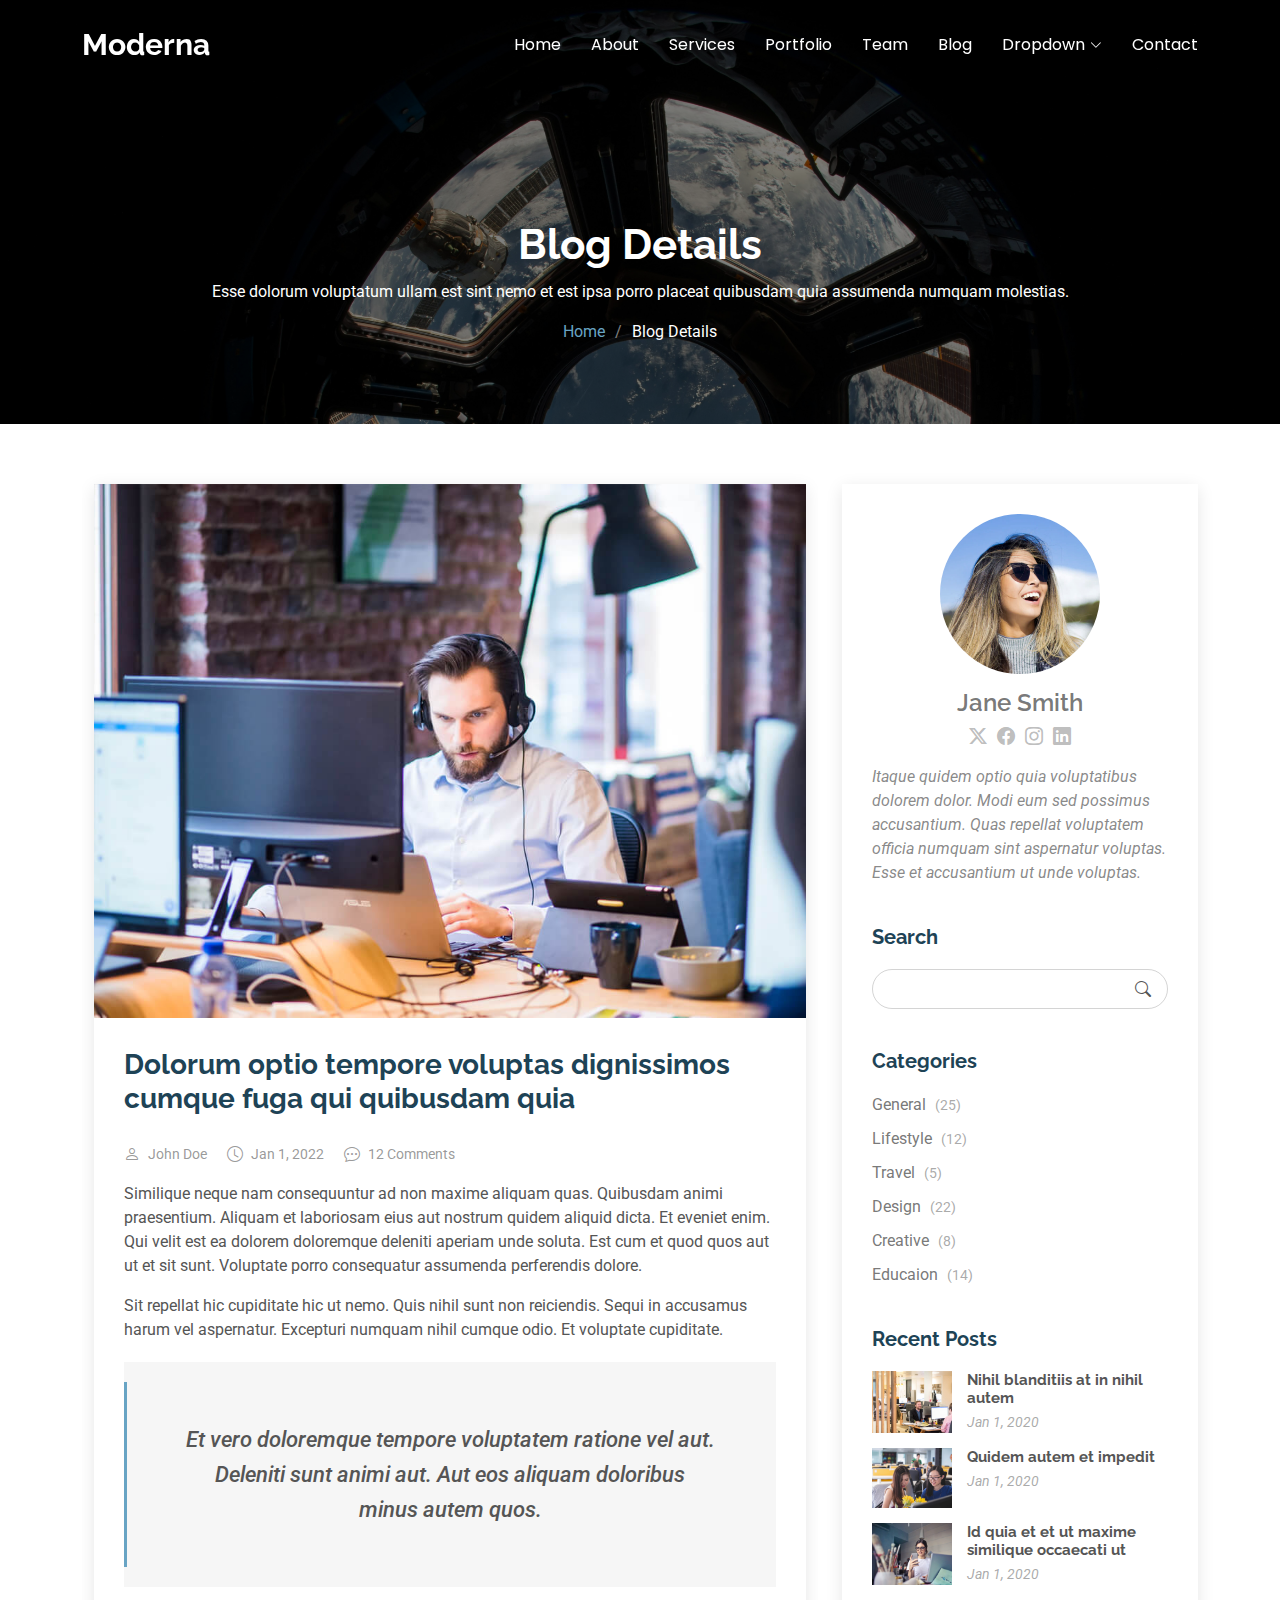
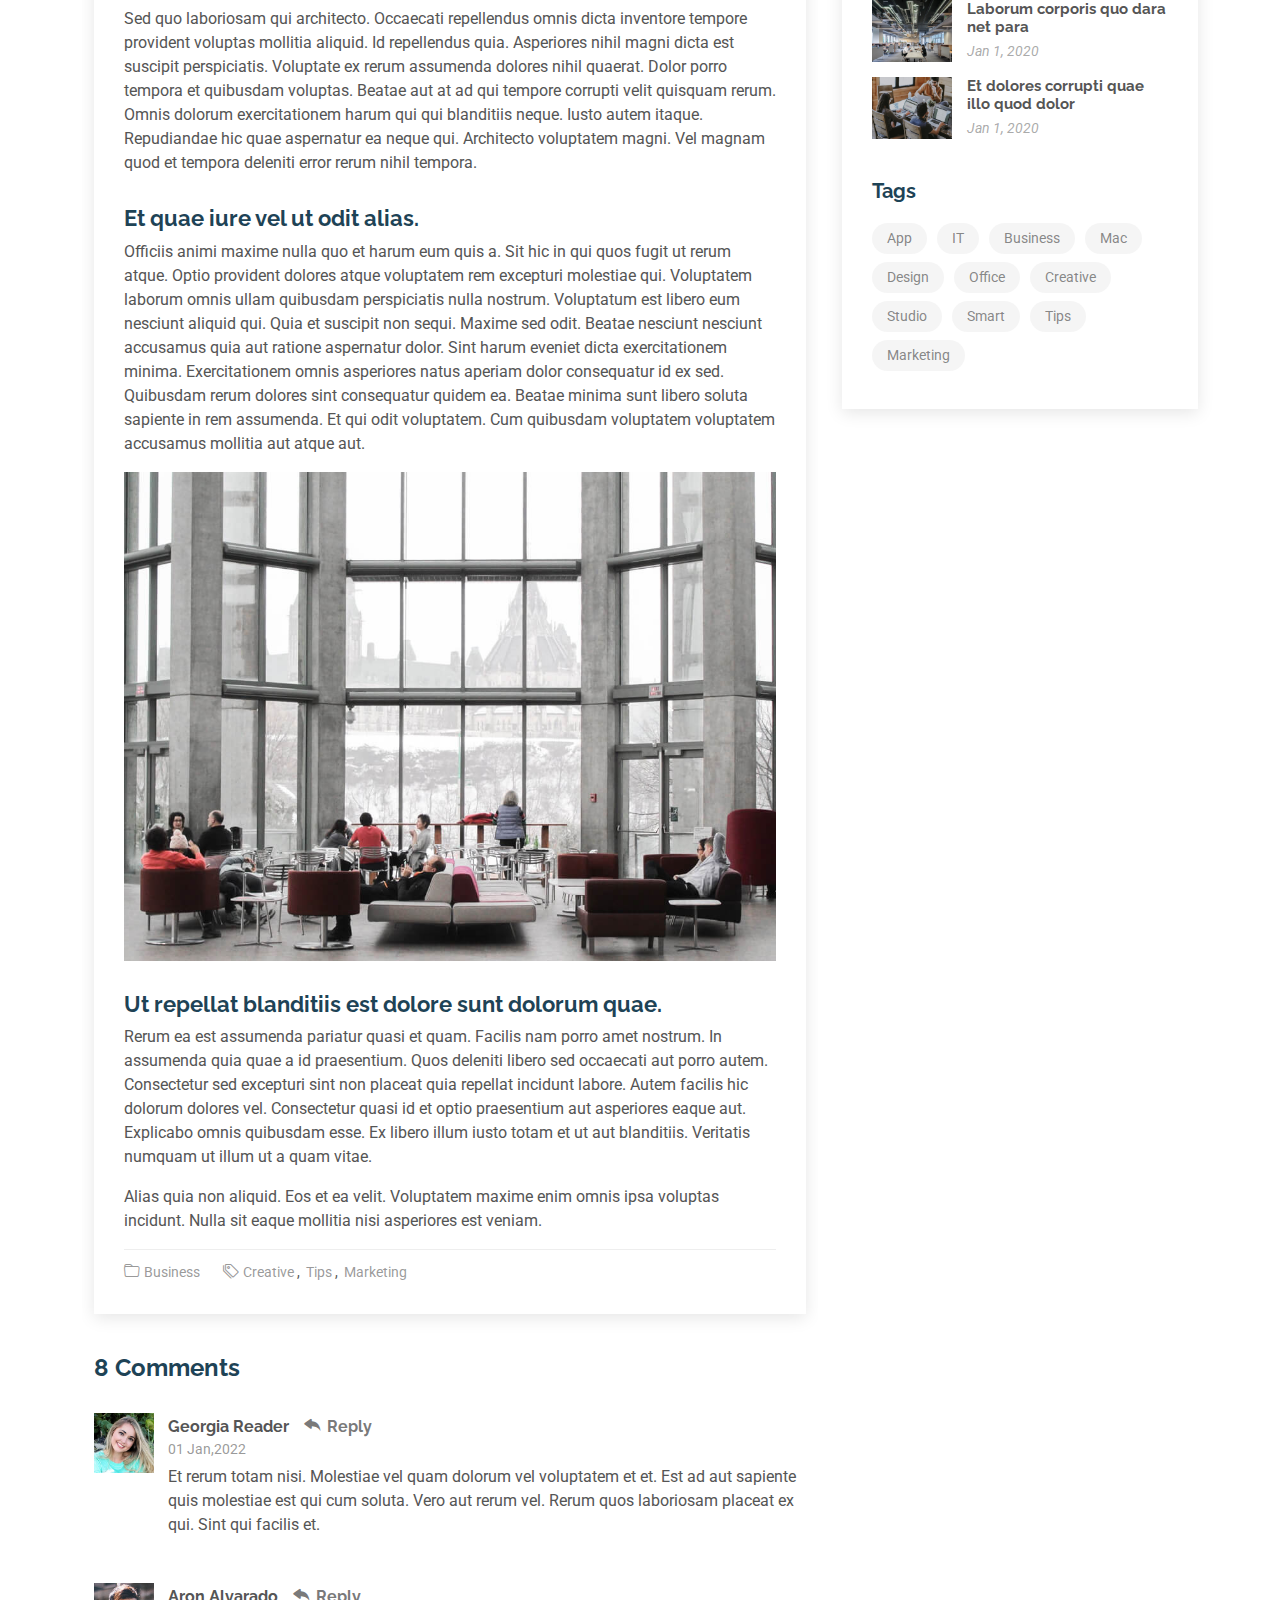
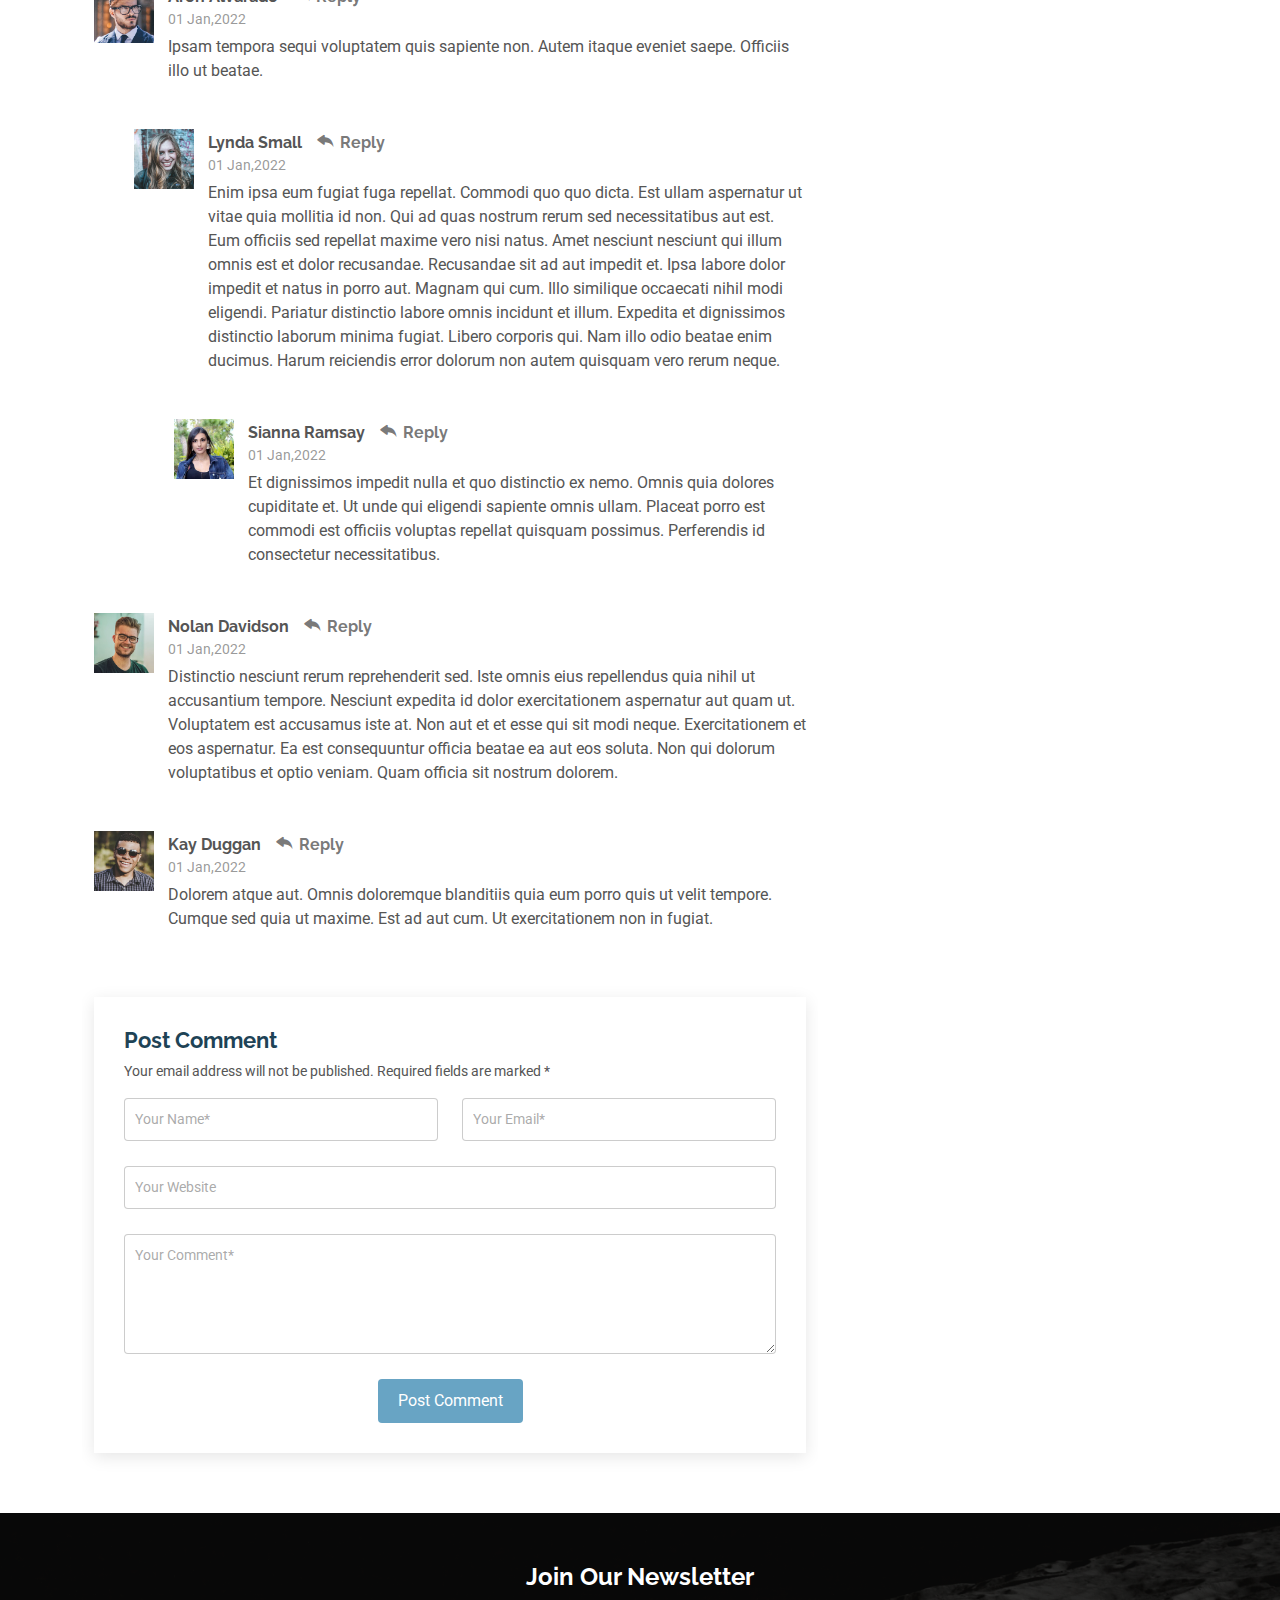
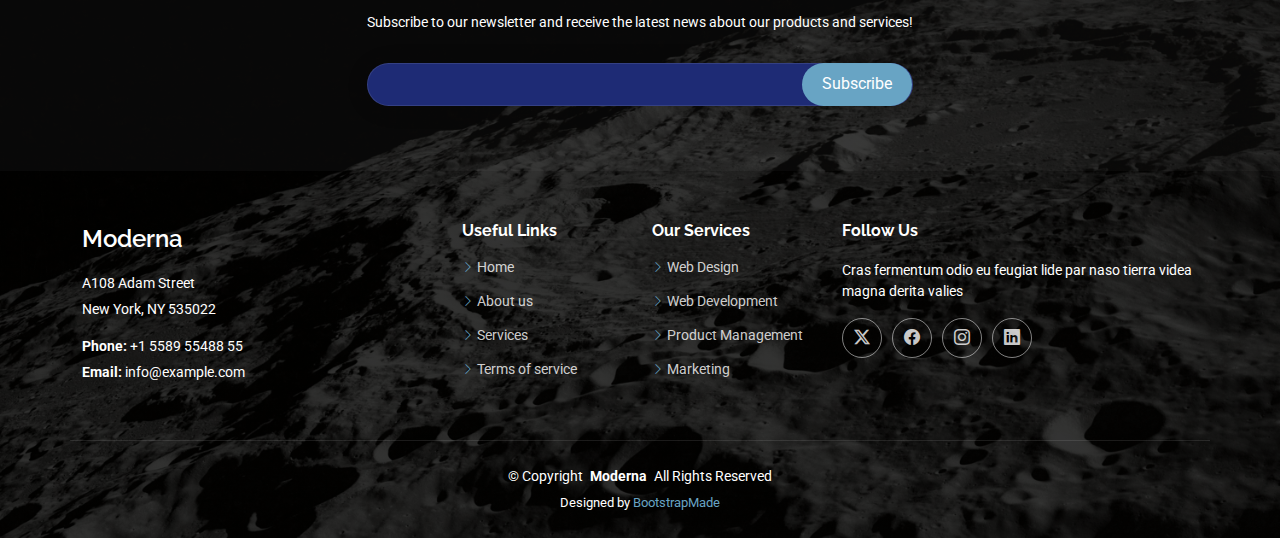
<file: blog-details.html>
<!DOCTYPE html>
<html lang="en">

<head>
  <meta charset="utf-8">
  <meta content="width=device-width, initial-scale=1.0" name="viewport">
  <title>Blog Details - Moderna Bootstrap Template</title>
  <meta name="description" content="">
  <meta name="keywords" content="">

  <!-- Favicons -->
  <link href="assets/img/favicon.png" rel="icon">
  <link href="assets/img/apple-touch-icon.png" rel="apple-touch-icon">

  <!-- Fonts -->
  <link href="https://fonts.googleapis.com" rel="preconnect">
  <link href="https://fonts.gstatic.com" rel="preconnect" crossorigin>
  <link href="https://fonts.googleapis.com/css2?family=Roboto:ital,wght@0,100;0,300;0,400;0,500;0,700;0,900;1,100;1,300;1,400;1,500;1,700;1,900&family=Poppins:ital,wght@0,100;0,200;0,300;0,400;0,500;0,600;0,700;0,800;0,900;1,100;1,200;1,300;1,400;1,500;1,600;1,700;1,800;1,900&family=Raleway:ital,wght@0,100;0,200;0,300;0,400;0,500;0,600;0,700;0,800;0,900;1,100;1,200;1,300;1,400;1,500;1,600;1,700;1,800;1,900&display=swap" rel="stylesheet">

  <!-- Vendor CSS Files -->
  <link href="assets/vendor/bootstrap/css/bootstrap.min.css" rel="stylesheet">
  <link href="assets/vendor/bootstrap-icons/bootstrap-icons.css" rel="stylesheet">
  <link href="assets/vendor/aos/aos.css" rel="stylesheet">
  <link href="assets/vendor/glightbox/css/glightbox.min.css" rel="stylesheet">
  <link href="assets/vendor/swiper/swiper-bundle.min.css" rel="stylesheet">

  <!-- Main CSS File -->
  <link href="assets/css/main.css" rel="stylesheet">

  <!-- =======================================================
  * Template Name: Moderna
  * Template URL: https://bootstrapmade.com/free-bootstrap-template-corporate-moderna/
  * Updated: Aug 07 2024 with Bootstrap v5.3.3
  * Author: BootstrapMade.com
  * License: https://bootstrapmade.com/license/
  ======================================================== -->
</head>

<body class="blog-details-page">

  <header id="header" class="header d-flex align-items-center fixed-top">
    <div class="container-fluid container-xl position-relative d-flex align-items-center justify-content-between">

      <a href="index.html" class="logo d-flex align-items-center">
        <!-- Uncomment the line below if you also wish to use an image logo -->
        <!-- <img src="assets/img/logo.png" alt=""> -->
        <h1 class="sitename">Moderna</h1>
      </a>

      <nav id="navmenu" class="navmenu">
        <ul>
          <li><a href="index.html">Home</a></li>
          <li><a href="about.html">About</a></li>
          <li><a href="services.html">Services</a></li>
          <li><a href="portfolio.html">Portfolio</a></li>
          <li><a href="team.html">Team</a></li>
          <li><a href="blog.html">Blog</a></li>
          <li class="dropdown"><a href="#"><span>Dropdown</span> <i class="bi bi-chevron-down toggle-dropdown"></i></a>
            <ul>
              <li><a href="#">Dropdown 1</a></li>
              <li class="dropdown"><a href="#"><span>Deep Dropdown</span> <i class="bi bi-chevron-down toggle-dropdown"></i></a>
                <ul>
                  <li><a href="#">Deep Dropdown 1</a></li>
                  <li><a href="#">Deep Dropdown 2</a></li>
                  <li><a href="#">Deep Dropdown 3</a></li>
                  <li><a href="#">Deep Dropdown 4</a></li>
                  <li><a href="#">Deep Dropdown 5</a></li>
                </ul>
              </li>
              <li><a href="#">Dropdown 2</a></li>
              <li><a href="#">Dropdown 3</a></li>
              <li><a href="#">Dropdown 4</a></li>
            </ul>
          </li>
          <li><a href="contact.html">Contact</a></li>
        </ul>
        <i class="mobile-nav-toggle d-xl-none bi bi-list"></i>
      </nav>

    </div>
  </header>

  <main class="main">

    <!-- Page Title -->
    <div class="page-title dark-background">
      <div class="container position-relative">
        <h1>Blog Details</h1>
        <p>Esse dolorum voluptatum ullam est sint nemo et est ipsa porro placeat quibusdam quia assumenda numquam molestias.</p>
        <nav class="breadcrumbs">
          <ol>
            <li><a href="index.html">Home</a></li>
            <li class="current">Blog Details</li>
          </ol>
        </nav>
      </div>
    </div><!-- End Page Title -->

    <div class="container">
      <div class="row">

        <div class="col-lg-8">

          <!-- Blog Details Section -->
          <section id="blog-details" class="blog-details section">
            <div class="container">

              <article class="article">

                <div class="post-img">
                  <img src="assets/img/blog/blog-1.jpg" alt="" class="img-fluid">
                </div>

                <h2 class="title">Dolorum optio tempore voluptas dignissimos cumque fuga qui quibusdam quia</h2>

                <div class="meta-top">
                  <ul>
                    <li class="d-flex align-items-center"><i class="bi bi-person"></i> <a href="blog-details.html">John Doe</a></li>
                    <li class="d-flex align-items-center"><i class="bi bi-clock"></i> <a href="blog-details.html"><time datetime="2020-01-01">Jan 1, 2022</time></a></li>
                    <li class="d-flex align-items-center"><i class="bi bi-chat-dots"></i> <a href="blog-details.html">12 Comments</a></li>
                  </ul>
                </div><!-- End meta top -->

                <div class="content">
                  <p>
                    Similique neque nam consequuntur ad non maxime aliquam quas. Quibusdam animi praesentium. Aliquam et laboriosam eius aut nostrum quidem aliquid dicta.
                    Et eveniet enim. Qui velit est ea dolorem doloremque deleniti aperiam unde soluta. Est cum et quod quos aut ut et sit sunt. Voluptate porro consequatur assumenda perferendis dolore.
                  </p>

                  <p>
                    Sit repellat hic cupiditate hic ut nemo. Quis nihil sunt non reiciendis. Sequi in accusamus harum vel aspernatur. Excepturi numquam nihil cumque odio. Et voluptate cupiditate.
                  </p>

                  <blockquote>
                    <p>
                      Et vero doloremque tempore voluptatem ratione vel aut. Deleniti sunt animi aut. Aut eos aliquam doloribus minus autem quos.
                    </p>
                  </blockquote>

                  <p>
                    Sed quo laboriosam qui architecto. Occaecati repellendus omnis dicta inventore tempore provident voluptas mollitia aliquid. Id repellendus quia. Asperiores nihil magni dicta est suscipit perspiciatis. Voluptate ex rerum assumenda dolores nihil quaerat.
                    Dolor porro tempora et quibusdam voluptas. Beatae aut at ad qui tempore corrupti velit quisquam rerum. Omnis dolorum exercitationem harum qui qui blanditiis neque.
                    Iusto autem itaque. Repudiandae hic quae aspernatur ea neque qui. Architecto voluptatem magni. Vel magnam quod et tempora deleniti error rerum nihil tempora.
                  </p>

                  <h3>Et quae iure vel ut odit alias.</h3>
                  <p>
                    Officiis animi maxime nulla quo et harum eum quis a. Sit hic in qui quos fugit ut rerum atque. Optio provident dolores atque voluptatem rem excepturi molestiae qui. Voluptatem laborum omnis ullam quibusdam perspiciatis nulla nostrum. Voluptatum est libero eum nesciunt aliquid qui.
                    Quia et suscipit non sequi. Maxime sed odit. Beatae nesciunt nesciunt accusamus quia aut ratione aspernatur dolor. Sint harum eveniet dicta exercitationem minima. Exercitationem omnis asperiores natus aperiam dolor consequatur id ex sed. Quibusdam rerum dolores sint consequatur quidem ea.
                    Beatae minima sunt libero soluta sapiente in rem assumenda. Et qui odit voluptatem. Cum quibusdam voluptatem voluptatem accusamus mollitia aut atque aut.
                  </p>
                  <img src="assets/img/blog/blog-inside-post.jpg" class="img-fluid" alt="">

                  <h3>Ut repellat blanditiis est dolore sunt dolorum quae.</h3>
                  <p>
                    Rerum ea est assumenda pariatur quasi et quam. Facilis nam porro amet nostrum. In assumenda quia quae a id praesentium. Quos deleniti libero sed occaecati aut porro autem. Consectetur sed excepturi sint non placeat quia repellat incidunt labore. Autem facilis hic dolorum dolores vel.
                    Consectetur quasi id et optio praesentium aut asperiores eaque aut. Explicabo omnis quibusdam esse. Ex libero illum iusto totam et ut aut blanditiis. Veritatis numquam ut illum ut a quam vitae.
                  </p>
                  <p>
                    Alias quia non aliquid. Eos et ea velit. Voluptatem maxime enim omnis ipsa voluptas incidunt. Nulla sit eaque mollitia nisi asperiores est veniam.
                  </p>

                </div><!-- End post content -->

                <div class="meta-bottom">
                  <i class="bi bi-folder"></i>
                  <ul class="cats">
                    <li><a href="#">Business</a></li>
                  </ul>

                  <i class="bi bi-tags"></i>
                  <ul class="tags">
                    <li><a href="#">Creative</a></li>
                    <li><a href="#">Tips</a></li>
                    <li><a href="#">Marketing</a></li>
                  </ul>
                </div><!-- End meta bottom -->

              </article>

            </div>
          </section><!-- /Blog Details Section -->

          <!-- Blog Comments Section -->
          <section id="blog-comments" class="blog-comments section">

            <div class="container">

              <h4 class="comments-count">8 Comments</h4>

              <div id="comment-1" class="comment">
                <div class="d-flex">
                  <div class="comment-img"><img src="assets/img/blog/comments-1.jpg" alt=""></div>
                  <div>
                    <h5><a href="">Georgia Reader</a> <a href="#" class="reply"><i class="bi bi-reply-fill"></i> Reply</a></h5>
                    <time datetime="2020-01-01">01 Jan,2022</time>
                    <p>
                      Et rerum totam nisi. Molestiae vel quam dolorum vel voluptatem et et. Est ad aut sapiente quis molestiae est qui cum soluta.
                      Vero aut rerum vel. Rerum quos laboriosam placeat ex qui. Sint qui facilis et.
                    </p>
                  </div>
                </div>
              </div><!-- End comment #1 -->

              <div id="comment-2" class="comment">
                <div class="d-flex">
                  <div class="comment-img"><img src="assets/img/blog/comments-2.jpg" alt=""></div>
                  <div>
                    <h5><a href="">Aron Alvarado</a> <a href="#" class="reply"><i class="bi bi-reply-fill"></i> Reply</a></h5>
                    <time datetime="2020-01-01">01 Jan,2022</time>
                    <p>
                      Ipsam tempora sequi voluptatem quis sapiente non. Autem itaque eveniet saepe. Officiis illo ut beatae.
                    </p>
                  </div>
                </div>

                <div id="comment-reply-1" class="comment comment-reply">
                  <div class="d-flex">
                    <div class="comment-img"><img src="assets/img/blog/comments-3.jpg" alt=""></div>
                    <div>
                      <h5><a href="">Lynda Small</a> <a href="#" class="reply"><i class="bi bi-reply-fill"></i> Reply</a></h5>
                      <time datetime="2020-01-01">01 Jan,2022</time>
                      <p>
                        Enim ipsa eum fugiat fuga repellat. Commodi quo quo dicta. Est ullam aspernatur ut vitae quia mollitia id non. Qui ad quas nostrum rerum sed necessitatibus aut est. Eum officiis sed repellat maxime vero nisi natus. Amet nesciunt nesciunt qui illum omnis est et dolor recusandae.

                        Recusandae sit ad aut impedit et. Ipsa labore dolor impedit et natus in porro aut. Magnam qui cum. Illo similique occaecati nihil modi eligendi. Pariatur distinctio labore omnis incidunt et illum. Expedita et dignissimos distinctio laborum minima fugiat.

                        Libero corporis qui. Nam illo odio beatae enim ducimus. Harum reiciendis error dolorum non autem quisquam vero rerum neque.
                      </p>
                    </div>
                  </div>

                  <div id="comment-reply-2" class="comment comment-reply">
                    <div class="d-flex">
                      <div class="comment-img"><img src="assets/img/blog/comments-4.jpg" alt=""></div>
                      <div>
                        <h5><a href="">Sianna Ramsay</a> <a href="#" class="reply"><i class="bi bi-reply-fill"></i> Reply</a></h5>
                        <time datetime="2020-01-01">01 Jan,2022</time>
                        <p>
                          Et dignissimos impedit nulla et quo distinctio ex nemo. Omnis quia dolores cupiditate et. Ut unde qui eligendi sapiente omnis ullam. Placeat porro est commodi est officiis voluptas repellat quisquam possimus. Perferendis id consectetur necessitatibus.
                        </p>
                      </div>
                    </div>

                  </div><!-- End comment reply #2-->

                </div><!-- End comment reply #1-->

              </div><!-- End comment #2-->

              <div id="comment-3" class="comment">
                <div class="d-flex">
                  <div class="comment-img"><img src="assets/img/blog/comments-5.jpg" alt=""></div>
                  <div>
                    <h5><a href="">Nolan Davidson</a> <a href="#" class="reply"><i class="bi bi-reply-fill"></i> Reply</a></h5>
                    <time datetime="2020-01-01">01 Jan,2022</time>
                    <p>
                      Distinctio nesciunt rerum reprehenderit sed. Iste omnis eius repellendus quia nihil ut accusantium tempore. Nesciunt expedita id dolor exercitationem aspernatur aut quam ut. Voluptatem est accusamus iste at.
                      Non aut et et esse qui sit modi neque. Exercitationem et eos aspernatur. Ea est consequuntur officia beatae ea aut eos soluta. Non qui dolorum voluptatibus et optio veniam. Quam officia sit nostrum dolorem.
                    </p>
                  </div>
                </div>

              </div><!-- End comment #3 -->

              <div id="comment-4" class="comment">
                <div class="d-flex">
                  <div class="comment-img"><img src="assets/img/blog/comments-6.jpg" alt=""></div>
                  <div>
                    <h5><a href="">Kay Duggan</a> <a href="#" class="reply"><i class="bi bi-reply-fill"></i> Reply</a></h5>
                    <time datetime="2020-01-01">01 Jan,2022</time>
                    <p>
                      Dolorem atque aut. Omnis doloremque blanditiis quia eum porro quis ut velit tempore. Cumque sed quia ut maxime. Est ad aut cum. Ut exercitationem non in fugiat.
                    </p>
                  </div>
                </div>

              </div><!-- End comment #4 -->

            </div>

          </section><!-- /Blog Comments Section -->

          <!-- Comment Form Section -->
          <section id="comment-form" class="comment-form section">
            <div class="container">

              <form action="">

                <h4>Post Comment</h4>
                <p>Your email address will not be published. Required fields are marked * </p>
                <div class="row">
                  <div class="col-md-6 form-group">
                    <input name="name" type="text" class="form-control" placeholder="Your Name*">
                  </div>
                  <div class="col-md-6 form-group">
                    <input name="email" type="text" class="form-control" placeholder="Your Email*">
                  </div>
                </div>
                <div class="row">
                  <div class="col form-group">
                    <input name="website" type="text" class="form-control" placeholder="Your Website">
                  </div>
                </div>
                <div class="row">
                  <div class="col form-group">
                    <textarea name="comment" class="form-control" placeholder="Your Comment*"></textarea>
                  </div>
                </div>

                <div class="text-center">
                  <button type="submit" class="btn btn-primary">Post Comment</button>
                </div>

              </form>

            </div>
          </section><!-- /Comment Form Section -->

        </div>

        <div class="col-lg-4 sidebar">

          <div class="widgets-container">

            <!-- Blog Author Widget -->
            <div class="blog-author-widget widget-item">

              <div class="d-flex flex-column align-items-center">
                <img src="assets/img/blog/blog-author.jpg" class="rounded-circle flex-shrink-0" alt="">
                <h4>Jane Smith</h4>
                <div class="social-links">
                  <a href="https://x.com/#"><i class="bi bi-twitter-x"></i></a>
                  <a href="https://facebook.com/#"><i class="bi bi-facebook"></i></a>
                  <a href="https://instagram.com/#"><i class="biu bi-instagram"></i></a>
                  <a href="https://instagram.com/#"><i class="biu bi-linkedin"></i></a>
                </div>

                <p>
                  Itaque quidem optio quia voluptatibus dolorem dolor. Modi eum sed possimus accusantium. Quas repellat voluptatem officia numquam sint aspernatur voluptas. Esse et accusantium ut unde voluptas.
                </p>

              </div>
            </div><!--/Blog Author Widget -->

            <!-- Search Widget -->
            <div class="search-widget widget-item">

              <h3 class="widget-title">Search</h3>
              <form action="">
                <input type="text">
                <button type="submit" title="Search"><i class="bi bi-search"></i></button>
              </form>

            </div><!--/Search Widget -->

            <!-- Categories Widget -->
            <div class="categories-widget widget-item">

              <h3 class="widget-title">Categories</h3>
              <ul class="mt-3">
                <li><a href="#">General <span>(25)</span></a></li>
                <li><a href="#">Lifestyle <span>(12)</span></a></li>
                <li><a href="#">Travel <span>(5)</span></a></li>
                <li><a href="#">Design <span>(22)</span></a></li>
                <li><a href="#">Creative <span>(8)</span></a></li>
                <li><a href="#">Educaion <span>(14)</span></a></li>
              </ul>

            </div><!--/Categories Widget -->

            <!-- Recent Posts Widget -->
            <div class="recent-posts-widget widget-item">

              <h3 class="widget-title">Recent Posts</h3>

              <div class="post-item">
                <img src="assets/img/blog/blog-recent-1.jpg" alt="" class="flex-shrink-0">
                <div>
                  <h4><a href="blog-details.html">Nihil blanditiis at in nihil autem</a></h4>
                  <time datetime="2020-01-01">Jan 1, 2020</time>
                </div>
              </div><!-- End recent post item-->

              <div class="post-item">
                <img src="assets/img/blog/blog-recent-2.jpg" alt="" class="flex-shrink-0">
                <div>
                  <h4><a href="blog-details.html">Quidem autem et impedit</a></h4>
                  <time datetime="2020-01-01">Jan 1, 2020</time>
                </div>
              </div><!-- End recent post item-->

              <div class="post-item">
                <img src="assets/img/blog/blog-recent-3.jpg" alt="" class="flex-shrink-0">
                <div>
                  <h4><a href="blog-details.html">Id quia et et ut maxime similique occaecati ut</a></h4>
                  <time datetime="2020-01-01">Jan 1, 2020</time>
                </div>
              </div><!-- End recent post item-->

              <div class="post-item">
                <img src="assets/img/blog/blog-recent-4.jpg" alt="" class="flex-shrink-0">
                <div>
                  <h4><a href="blog-details.html">Laborum corporis quo dara net para</a></h4>
                  <time datetime="2020-01-01">Jan 1, 2020</time>
                </div>
              </div><!-- End recent post item-->

              <div class="post-item">
                <img src="assets/img/blog/blog-recent-5.jpg" alt="" class="flex-shrink-0">
                <div>
                  <h4><a href="blog-details.html">Et dolores corrupti quae illo quod dolor</a></h4>
                  <time datetime="2020-01-01">Jan 1, 2020</time>
                </div>
              </div><!-- End recent post item-->

            </div><!--/Recent Posts Widget -->

            <!-- Tags Widget -->
            <div class="tags-widget widget-item">

              <h3 class="widget-title">Tags</h3>
              <ul>
                <li><a href="#">App</a></li>
                <li><a href="#">IT</a></li>
                <li><a href="#">Business</a></li>
                <li><a href="#">Mac</a></li>
                <li><a href="#">Design</a></li>
                <li><a href="#">Office</a></li>
                <li><a href="#">Creative</a></li>
                <li><a href="#">Studio</a></li>
                <li><a href="#">Smart</a></li>
                <li><a href="#">Tips</a></li>
                <li><a href="#">Marketing</a></li>
              </ul>

            </div><!--/Tags Widget -->

          </div>

        </div>

      </div>
    </div>

  </main>

  <footer id="footer" class="footer dark-background">

    <div class="footer-newsletter">
      <div class="container">
        <div class="row justify-content-center text-center">
          <div class="col-lg-6">
            <h4>Join Our Newsletter</h4>
            <p>Subscribe to our newsletter and receive the latest news about our products and services!</p>
            <form action="forms/newsletter.php" method="post" class="php-email-form">
              <div class="newsletter-form"><input type="email" name="email"><input type="submit" value="Subscribe"></div>
              <div class="loading">Loading</div>
              <div class="error-message"></div>
              <div class="sent-message">Your subscription request has been sent. Thank you!</div>
            </form>
          </div>
        </div>
      </div>
    </div>

    <div class="container footer-top">
      <div class="row gy-4">
        <div class="col-lg-4 col-md-6 footer-about">
          <a href="index.html" class="d-flex align-items-center">
            <span class="sitename">Moderna</span>
          </a>
          <div class="footer-contact pt-3">
            <p>A108 Adam Street</p>
            <p>New York, NY 535022</p>
            <p class="mt-3"><strong>Phone:</strong> <span>+1 5589 55488 55</span></p>
            <p><strong>Email:</strong> <span>info@example.com</span></p>
          </div>
        </div>

        <div class="col-lg-2 col-md-3 footer-links">
          <h4>Useful Links</h4>
          <ul>
            <li><i class="bi bi-chevron-right"></i> <a href="#">Home</a></li>
            <li><i class="bi bi-chevron-right"></i> <a href="#">About us</a></li>
            <li><i class="bi bi-chevron-right"></i> <a href="#">Services</a></li>
            <li><i class="bi bi-chevron-right"></i> <a href="#">Terms of service</a></li>
          </ul>
        </div>

        <div class="col-lg-2 col-md-3 footer-links">
          <h4>Our Services</h4>
          <ul>
            <li><i class="bi bi-chevron-right"></i> <a href="#">Web Design</a></li>
            <li><i class="bi bi-chevron-right"></i> <a href="#">Web Development</a></li>
            <li><i class="bi bi-chevron-right"></i> <a href="#">Product Management</a></li>
            <li><i class="bi bi-chevron-right"></i> <a href="#">Marketing</a></li>
          </ul>
        </div>

        <div class="col-lg-4 col-md-12">
          <h4>Follow Us</h4>
          <p>Cras fermentum odio eu feugiat lide par naso tierra videa magna derita valies</p>
          <div class="social-links d-flex">
            <a href=""><i class="bi bi-twitter-x"></i></a>
            <a href=""><i class="bi bi-facebook"></i></a>
            <a href=""><i class="bi bi-instagram"></i></a>
            <a href=""><i class="bi bi-linkedin"></i></a>
          </div>
        </div>

      </div>
    </div>

    <div class="container copyright text-center mt-4">
      <p>© <span>Copyright</span> <strong class="px-1 sitename">Moderna</strong> <span>All Rights Reserved</span></p>
      <div class="credits">
        <!-- All the links in the footer should remain intact. -->
        <!-- You can delete the links only if you've purchased the pro version. -->
        <!-- Licensing information: https://bootstrapmade.com/license/ -->
        <!-- Purchase the pro version with working PHP/AJAX contact form: [buy-url] -->
        Designed by <a href="https://bootstrapmade.com/">BootstrapMade</a>
      </div>
    </div>

  </footer>

  <!-- Scroll Top -->
  <a href="#" id="scroll-top" class="scroll-top d-flex align-items-center justify-content-center"><i class="bi bi-arrow-up-short"></i></a>

  <!-- Preloader -->
  <div id="preloader"></div>

  <!-- Vendor JS Files -->
  <script src="assets/vendor/bootstrap/js/bootstrap.bundle.min.js"></script>
  <script src="assets/vendor/php-email-form/validate.js"></script>
  <script src="assets/vendor/aos/aos.js"></script>
  <script src="assets/vendor/glightbox/js/glightbox.min.js"></script>
  <script src="assets/vendor/purecounter/purecounter_vanilla.js"></script>
  <script src="assets/vendor/swiper/swiper-bundle.min.js"></script>
  <script src="assets/vendor/waypoints/noframework.waypoints.js"></script>
  <script src="assets/vendor/imagesloaded/imagesloaded.pkgd.min.js"></script>
  <script src="assets/vendor/isotope-layout/isotope.pkgd.min.js"></script>

  <!-- Main JS File -->
  <script src="assets/js/main.js"></script>

</body>

</html>
</file>
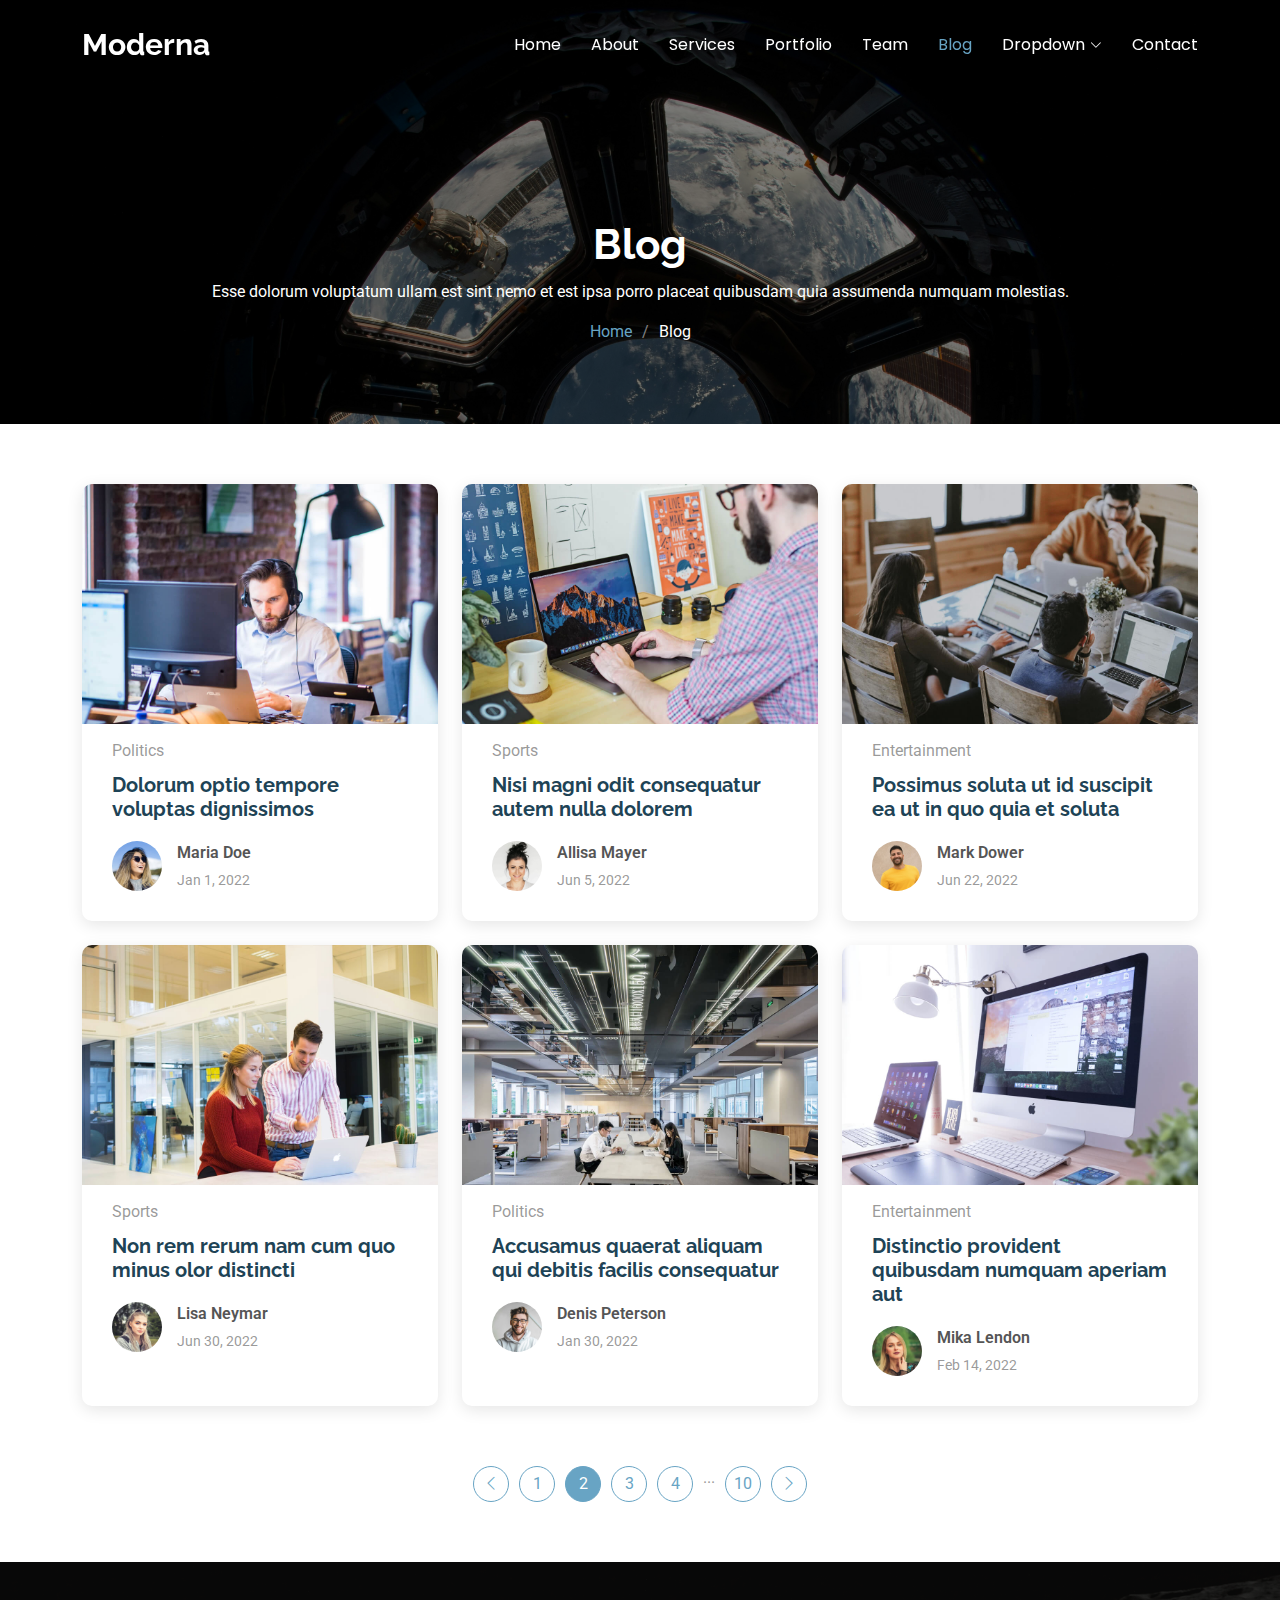
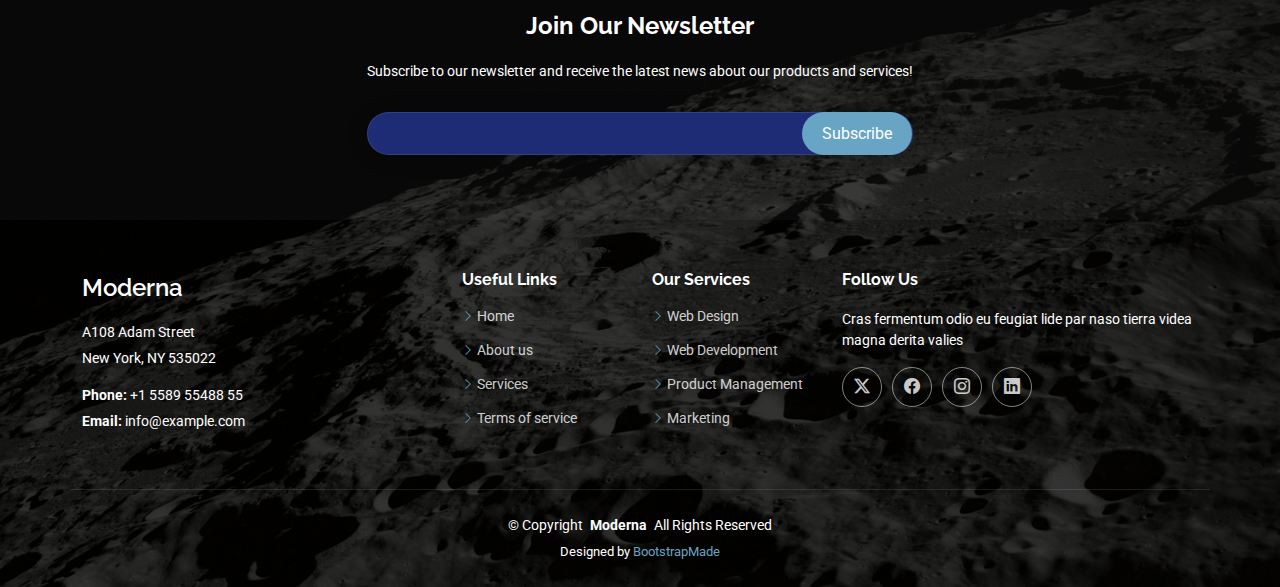
<file: blog.html>
<!DOCTYPE html>
<html lang="en">

<head>
  <meta charset="utf-8">
  <meta content="width=device-width, initial-scale=1.0" name="viewport">
  <title>Blog - Moderna Bootstrap Template</title>
  <meta name="description" content="">
  <meta name="keywords" content="">

  <!-- Favicons -->
  <link href="assets/img/favicon.png" rel="icon">
  <link href="assets/img/apple-touch-icon.png" rel="apple-touch-icon">

  <!-- Fonts -->
  <link href="https://fonts.googleapis.com" rel="preconnect">
  <link href="https://fonts.gstatic.com" rel="preconnect" crossorigin>
  <link href="https://fonts.googleapis.com/css2?family=Roboto:ital,wght@0,100;0,300;0,400;0,500;0,700;0,900;1,100;1,300;1,400;1,500;1,700;1,900&family=Poppins:ital,wght@0,100;0,200;0,300;0,400;0,500;0,600;0,700;0,800;0,900;1,100;1,200;1,300;1,400;1,500;1,600;1,700;1,800;1,900&family=Raleway:ital,wght@0,100;0,200;0,300;0,400;0,500;0,600;0,700;0,800;0,900;1,100;1,200;1,300;1,400;1,500;1,600;1,700;1,800;1,900&display=swap" rel="stylesheet">

  <!-- Vendor CSS Files -->
  <link href="assets/vendor/bootstrap/css/bootstrap.min.css" rel="stylesheet">
  <link href="assets/vendor/bootstrap-icons/bootstrap-icons.css" rel="stylesheet">
  <link href="assets/vendor/aos/aos.css" rel="stylesheet">
  <link href="assets/vendor/glightbox/css/glightbox.min.css" rel="stylesheet">
  <link href="assets/vendor/swiper/swiper-bundle.min.css" rel="stylesheet">

  <!-- Main CSS File -->
  <link href="assets/css/main.css" rel="stylesheet">

  <!-- =======================================================
  * Template Name: Moderna
  * Template URL: https://bootstrapmade.com/free-bootstrap-template-corporate-moderna/
  * Updated: Aug 07 2024 with Bootstrap v5.3.3
  * Author: BootstrapMade.com
  * License: https://bootstrapmade.com/license/
  ======================================================== -->
</head>

<body class="blog-page">

  <header id="header" class="header d-flex align-items-center fixed-top">
    <div class="container-fluid container-xl position-relative d-flex align-items-center justify-content-between">

      <a href="index.html" class="logo d-flex align-items-center">
        <!-- Uncomment the line below if you also wish to use an image logo -->
        <!-- <img src="assets/img/logo.png" alt=""> -->
        <h1 class="sitename">Moderna</h1>
      </a>

      <nav id="navmenu" class="navmenu">
        <ul>
          <li><a href="index.html">Home</a></li>
          <li><a href="about.html">About</a></li>
          <li><a href="services.html">Services</a></li>
          <li><a href="portfolio.html">Portfolio</a></li>
          <li><a href="team.html">Team</a></li>
          <li><a href="blog.html" class="active">Blog</a></li>
          <li class="dropdown"><a href="#"><span>Dropdown</span> <i class="bi bi-chevron-down toggle-dropdown"></i></a>
            <ul>
              <li><a href="#">Dropdown 1</a></li>
              <li class="dropdown"><a href="#"><span>Deep Dropdown</span> <i class="bi bi-chevron-down toggle-dropdown"></i></a>
                <ul>
                  <li><a href="#">Deep Dropdown 1</a></li>
                  <li><a href="#">Deep Dropdown 2</a></li>
                  <li><a href="#">Deep Dropdown 3</a></li>
                  <li><a href="#">Deep Dropdown 4</a></li>
                  <li><a href="#">Deep Dropdown 5</a></li>
                </ul>
              </li>
              <li><a href="#">Dropdown 2</a></li>
              <li><a href="#">Dropdown 3</a></li>
              <li><a href="#">Dropdown 4</a></li>
            </ul>
          </li>
          <li><a href="contact.html">Contact</a></li>
        </ul>
        <i class="mobile-nav-toggle d-xl-none bi bi-list"></i>
      </nav>

    </div>
  </header>

  <main class="main">

    <!-- Page Title -->
    <div class="page-title dark-background">
      <div class="container position-relative">
        <h1>Blog</h1>
        <p>Esse dolorum voluptatum ullam est sint nemo et est ipsa porro placeat quibusdam quia assumenda numquam molestias.</p>
        <nav class="breadcrumbs">
          <ol>
            <li><a href="index.html">Home</a></li>
            <li class="current">Blog</li>
          </ol>
        </nav>
      </div>
    </div><!-- End Page Title -->

    <!-- Blog Posts Section -->
    <section id="blog-posts" class="blog-posts section">

      <div class="container">
        <div class="row gy-4">

          <div class="col-lg-4">
            <article>

              <div class="post-img">
                <img src="assets/img/blog/blog-1.jpg" alt="" class="img-fluid">
              </div>

              <p class="post-category">Politics</p>

              <h2 class="title">
                <a href="blog-details.html">Dolorum optio tempore voluptas dignissimos</a>
              </h2>

              <div class="d-flex align-items-center">
                <img src="assets/img/blog/blog-author.jpg" alt="" class="img-fluid post-author-img flex-shrink-0">
                <div class="post-meta">
                  <p class="post-author">Maria Doe</p>
                  <p class="post-date">
                    <time datetime="2022-01-01">Jan 1, 2022</time>
                  </p>
                </div>
              </div>

            </article>
          </div><!-- End post list item -->

          <div class="col-lg-4">
            <article>

              <div class="post-img">
                <img src="assets/img/blog/blog-2.jpg" alt="" class="img-fluid">
              </div>

              <p class="post-category">Sports</p>

              <h2 class="title">
                <a href="blog-details.html">Nisi magni odit consequatur autem nulla dolorem</a>
              </h2>

              <div class="d-flex align-items-center">
                <img src="assets/img/blog/blog-author-2.jpg" alt="" class="img-fluid post-author-img flex-shrink-0">
                <div class="post-meta">
                  <p class="post-author">Allisa Mayer</p>
                  <p class="post-date">
                    <time datetime="2022-01-01">Jun 5, 2022</time>
                  </p>
                </div>
              </div>

            </article>
          </div><!-- End post list item -->

          <div class="col-lg-4">
            <article>

              <div class="post-img">
                <img src="assets/img/blog/blog-3.jpg" alt="" class="img-fluid">
              </div>

              <p class="post-category">Entertainment</p>

              <h2 class="title">
                <a href="blog-details.html">Possimus soluta ut id suscipit ea ut in quo quia et soluta</a>
              </h2>

              <div class="d-flex align-items-center">
                <img src="assets/img/blog/blog-author-3.jpg" alt="" class="img-fluid post-author-img flex-shrink-0">
                <div class="post-meta">
                  <p class="post-author">Mark Dower</p>
                  <p class="post-date">
                    <time datetime="2022-01-01">Jun 22, 2022</time>
                  </p>
                </div>
              </div>

            </article>
          </div><!-- End post list item -->

          <div class="col-lg-4">
            <article>

              <div class="post-img">
                <img src="assets/img/blog/blog-4.jpg" alt="" class="img-fluid">
              </div>

              <p class="post-category">Sports</p>

              <h2 class="title">
                <a href="blog-details.html">Non rem rerum nam cum quo minus olor distincti</a>
              </h2>

              <div class="d-flex align-items-center">
                <img src="assets/img/blog/blog-author-4.jpg" alt="" class="img-fluid post-author-img flex-shrink-0">
                <div class="post-meta">
                  <p class="post-author">Lisa Neymar</p>
                  <p class="post-date">
                    <time datetime="2022-01-01">Jun 30, 2022</time>
                  </p>
                </div>
              </div>

            </article>
          </div><!-- End post list item -->

          <div class="col-lg-4">
            <article>

              <div class="post-img">
                <img src="assets/img/blog/blog-5.jpg" alt="" class="img-fluid">
              </div>

              <p class="post-category">Politics</p>

              <h2 class="title">
                <a href="blog-details.html">Accusamus quaerat aliquam qui debitis facilis consequatur</a>
              </h2>

              <div class="d-flex align-items-center">
                <img src="assets/img/blog/blog-author-5.jpg" alt="" class="img-fluid post-author-img flex-shrink-0">
                <div class="post-meta">
                  <p class="post-author">Denis Peterson</p>
                  <p class="post-date">
                    <time datetime="2022-01-01">Jan 30, 2022</time>
                  </p>
                </div>
              </div>

            </article>
          </div><!-- End post list item -->

          <div class="col-lg-4">
            <article>

              <div class="post-img">
                <img src="assets/img/blog/blog-6.jpg" alt="" class="img-fluid">
              </div>

              <p class="post-category">Entertainment</p>

              <h2 class="title">
                <a href="blog-details.html">Distinctio provident quibusdam numquam aperiam aut</a>
              </h2>

              <div class="d-flex align-items-center">
                <img src="assets/img/blog/blog-author-6.jpg" alt="" class="img-fluid post-author-img flex-shrink-0">
                <div class="post-meta">
                  <p class="post-author">Mika Lendon</p>
                  <p class="post-date">
                    <time datetime="2022-01-01">Feb 14, 2022</time>
                  </p>
                </div>
              </div>

            </article>
          </div><!-- End post list item -->

        </div>
      </div>

    </section><!-- /Blog Posts Section -->

    <!-- Blog Pagination Section -->
    <section id="blog-pagination" class="blog-pagination section">

      <div class="container">
        <div class="d-flex justify-content-center">
          <ul>
            <li><a href="#"><i class="bi bi-chevron-left"></i></a></li>
            <li><a href="#">1</a></li>
            <li><a href="#" class="active">2</a></li>
            <li><a href="#">3</a></li>
            <li><a href="#">4</a></li>
            <li>...</li>
            <li><a href="#">10</a></li>
            <li><a href="#"><i class="bi bi-chevron-right"></i></a></li>
          </ul>
        </div>
      </div>

    </section><!-- /Blog Pagination Section -->

  </main>

  <footer id="footer" class="footer dark-background">

    <div class="footer-newsletter">
      <div class="container">
        <div class="row justify-content-center text-center">
          <div class="col-lg-6">
            <h4>Join Our Newsletter</h4>
            <p>Subscribe to our newsletter and receive the latest news about our products and services!</p>
            <form action="forms/newsletter.php" method="post" class="php-email-form">
              <div class="newsletter-form"><input type="email" name="email"><input type="submit" value="Subscribe"></div>
              <div class="loading">Loading</div>
              <div class="error-message"></div>
              <div class="sent-message">Your subscription request has been sent. Thank you!</div>
            </form>
          </div>
        </div>
      </div>
    </div>

    <div class="container footer-top">
      <div class="row gy-4">
        <div class="col-lg-4 col-md-6 footer-about">
          <a href="index.html" class="d-flex align-items-center">
            <span class="sitename">Moderna</span>
          </a>
          <div class="footer-contact pt-3">
            <p>A108 Adam Street</p>
            <p>New York, NY 535022</p>
            <p class="mt-3"><strong>Phone:</strong> <span>+1 5589 55488 55</span></p>
            <p><strong>Email:</strong> <span>info@example.com</span></p>
          </div>
        </div>

        <div class="col-lg-2 col-md-3 footer-links">
          <h4>Useful Links</h4>
          <ul>
            <li><i class="bi bi-chevron-right"></i> <a href="#">Home</a></li>
            <li><i class="bi bi-chevron-right"></i> <a href="#">About us</a></li>
            <li><i class="bi bi-chevron-right"></i> <a href="#">Services</a></li>
            <li><i class="bi bi-chevron-right"></i> <a href="#">Terms of service</a></li>
          </ul>
        </div>

        <div class="col-lg-2 col-md-3 footer-links">
          <h4>Our Services</h4>
          <ul>
            <li><i class="bi bi-chevron-right"></i> <a href="#">Web Design</a></li>
            <li><i class="bi bi-chevron-right"></i> <a href="#">Web Development</a></li>
            <li><i class="bi bi-chevron-right"></i> <a href="#">Product Management</a></li>
            <li><i class="bi bi-chevron-right"></i> <a href="#">Marketing</a></li>
          </ul>
        </div>

        <div class="col-lg-4 col-md-12">
          <h4>Follow Us</h4>
          <p>Cras fermentum odio eu feugiat lide par naso tierra videa magna derita valies</p>
          <div class="social-links d-flex">
            <a href=""><i class="bi bi-twitter-x"></i></a>
            <a href=""><i class="bi bi-facebook"></i></a>
            <a href=""><i class="bi bi-instagram"></i></a>
            <a href=""><i class="bi bi-linkedin"></i></a>
          </div>
        </div>

      </div>
    </div>

    <div class="container copyright text-center mt-4">
      <p>© <span>Copyright</span> <strong class="px-1 sitename">Moderna</strong> <span>All Rights Reserved</span></p>
      <div class="credits">
        <!-- All the links in the footer should remain intact. -->
        <!-- You can delete the links only if you've purchased the pro version. -->
        <!-- Licensing information: https://bootstrapmade.com/license/ -->
        <!-- Purchase the pro version with working PHP/AJAX contact form: [buy-url] -->
        Designed by <a href="https://bootstrapmade.com/">BootstrapMade</a>
      </div>
    </div>

  </footer>

  <!-- Scroll Top -->
  <a href="#" id="scroll-top" class="scroll-top d-flex align-items-center justify-content-center"><i class="bi bi-arrow-up-short"></i></a>

  <!-- Preloader -->
  <div id="preloader"></div>

  <!-- Vendor JS Files -->
  <script src="assets/vendor/bootstrap/js/bootstrap.bundle.min.js"></script>
  <script src="assets/vendor/php-email-form/validate.js"></script>
  <script src="assets/vendor/aos/aos.js"></script>
  <script src="assets/vendor/glightbox/js/glightbox.min.js"></script>
  <script src="assets/vendor/purecounter/purecounter_vanilla.js"></script>
  <script src="assets/vendor/swiper/swiper-bundle.min.js"></script>
  <script src="assets/vendor/waypoints/noframework.waypoints.js"></script>
  <script src="assets/vendor/imagesloaded/imagesloaded.pkgd.min.js"></script>
  <script src="assets/vendor/isotope-layout/isotope.pkgd.min.js"></script>

  <!-- Main JS File -->
  <script src="assets/js/main.js"></script>

</body>

</html>
</file>
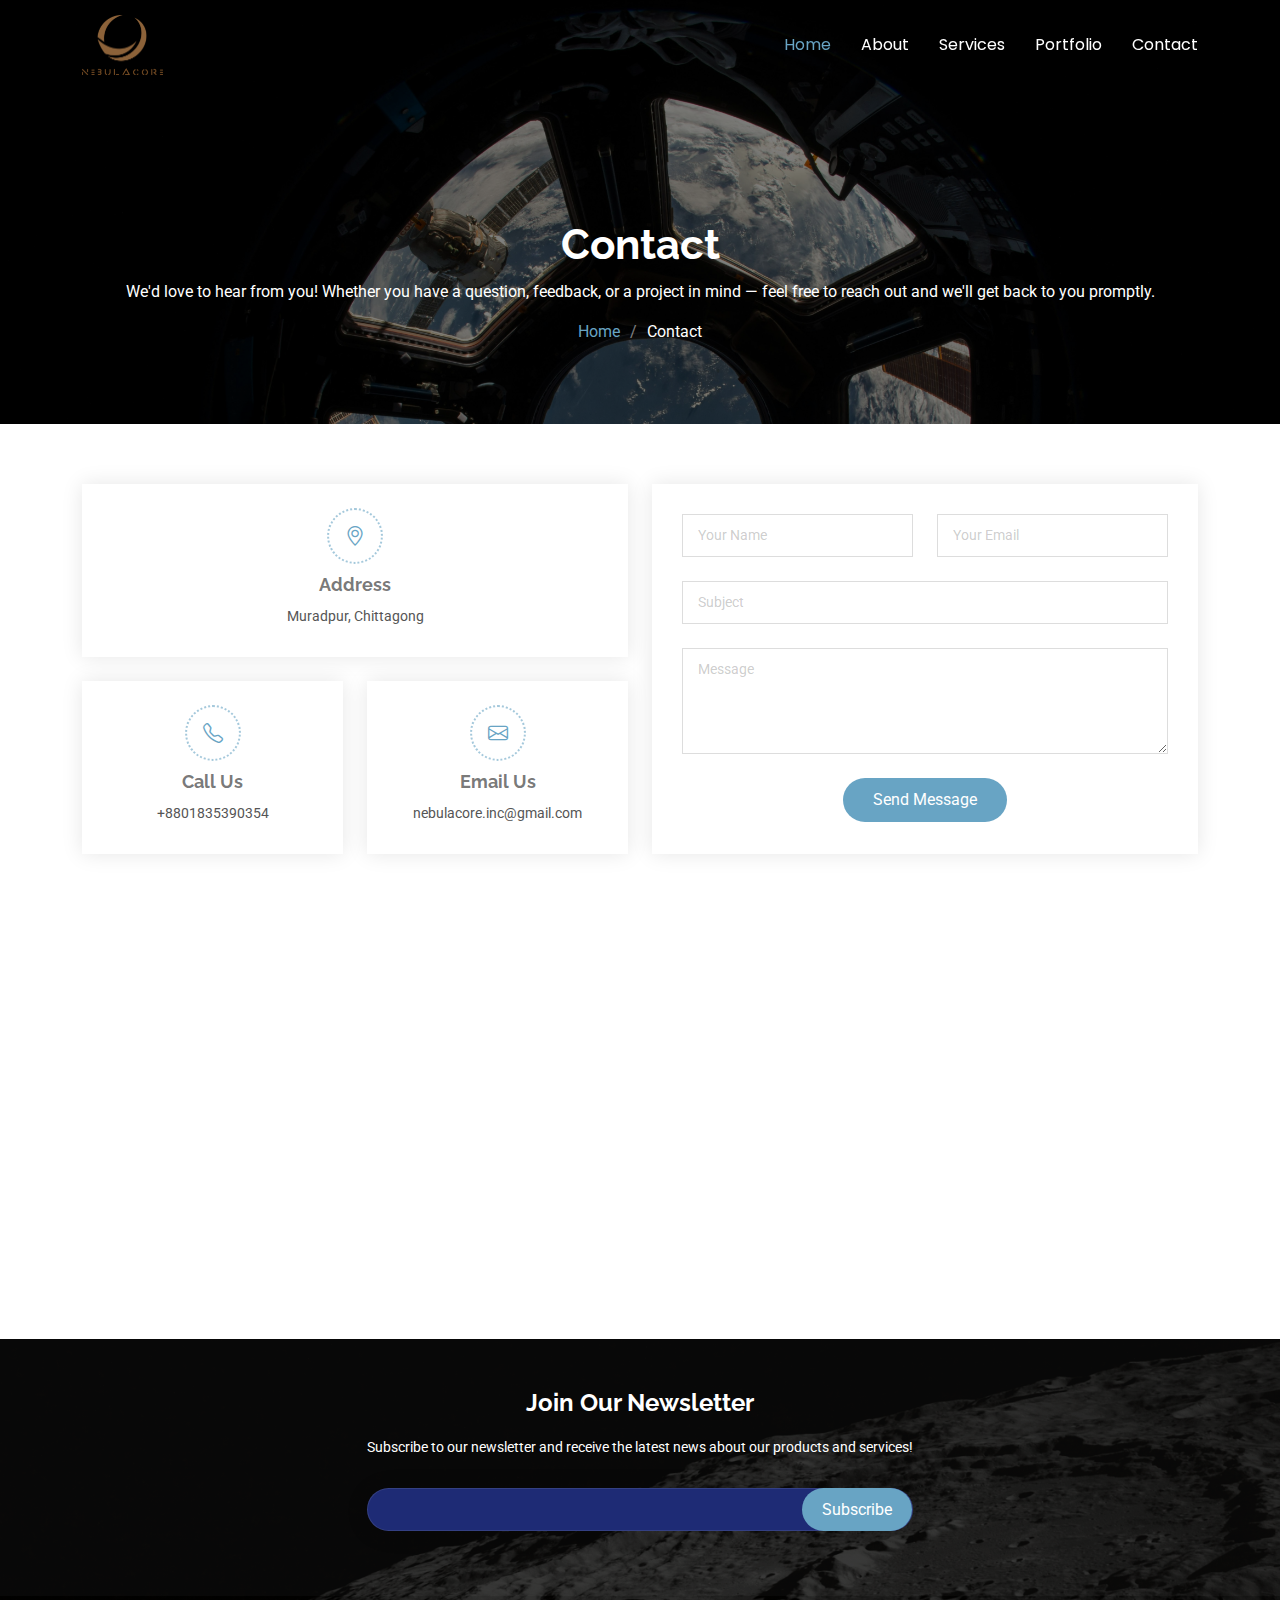
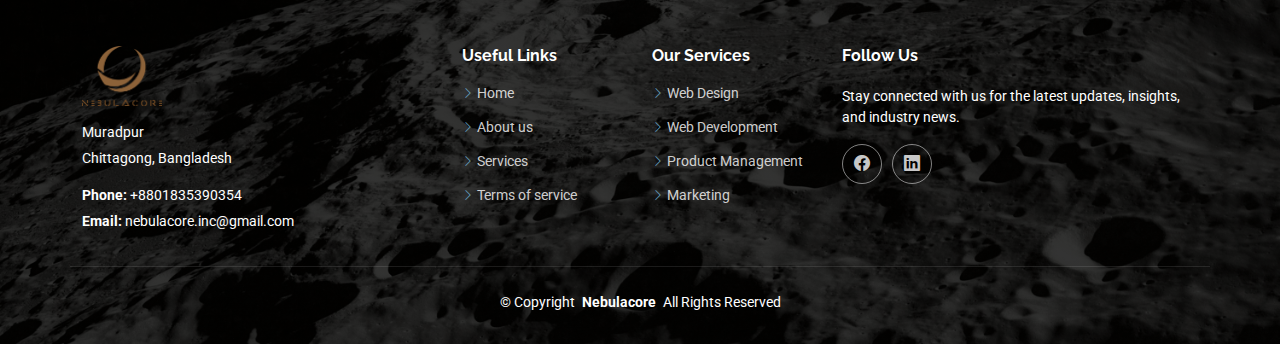
<file: contact.html>
<!DOCTYPE html>
<html lang="en">

<head>
  <meta charset="utf-8">
  <meta content="width=device-width, initial-scale=1.0" name="viewport">
  <title>Nebulacore - Innovative Tech Solutions</title>
  <meta name="description" content="NebulaCore provides cutting-edge services in web development, app development, and DevOps solutions.">
  <meta name="keywords" content="">

  <!-- Favicons -->
  <link href="assets/img/favicon.png" rel="icon">
  <link href="assets/img/apple-touch-icon.png" rel="apple-touch-icon">

  <!-- Fonts -->
  <link href="https://fonts.googleapis.com" rel="preconnect">
  <link href="https://fonts.gstatic.com" rel="preconnect" crossorigin>
  <link href="https://fonts.googleapis.com/css2?family=Roboto:ital,wght@0,100;0,300;0,400;0,500;0,700;0,900;1,100;1,300;1,400;1,500;1,700;1,900&family=Poppins:ital,wght@0,100;0,200;0,300;0,400;0,500;0,600;0,700;0,800;0,900;1,100;1,200;1,300;1,400;1,500;1,600;1,700;1,800;1,900&family=Raleway:ital,wght@0,100;0,200;0,300;0,400;0,500;0,600;0,700;0,800;0,900;1,100;1,200;1,300;1,400;1,500;1,600;1,700;1,800;1,900&display=swap" rel="stylesheet">

  <!-- Vendor CSS Files -->
  <link href="assets/vendor/bootstrap/css/bootstrap.min.css" rel="stylesheet">
  <link href="assets/vendor/bootstrap-icons/bootstrap-icons.css" rel="stylesheet">
  <link href="assets/vendor/aos/aos.css" rel="stylesheet">
  <link href="assets/vendor/glightbox/css/glightbox.min.css" rel="stylesheet">
  <link href="assets/vendor/swiper/swiper-bundle.min.css" rel="stylesheet">

  <!-- Main CSS File -->
  <link href="assets/css/main.css" rel="stylesheet">

  <!-- =======================================================
  * Template Name: Moderna
  * Template URL: https://bootstrapmade.com/free-bootstrap-template-corporate-moderna/
  * Updated: Aug 07 2024 with Bootstrap v5.3.3
  * Author: BootstrapMade.com
  * License: https://bootstrapmade.com/license/
  ======================================================== -->
</head>

<body class="contact-page">

  <header id="header" class="header d-flex align-items-center fixed-top">
    <div class="container-fluid container-xl position-relative d-flex align-items-center justify-content-between">

      <a href="index.html" class="logo d-flex align-items-center">
        <!-- Uncomment the line below if you also wish to use an image logo -->
        <img src="assets/img/nebulacore.png" alt="">
        <!-- <h1 class="sitename">Moderna</h1> -->
      </a>

      <nav id="navmenu" class="navmenu">
        <ul>
          <li><a href="index.html" class="active">Home</a></li>
          <li><a href="about.html">About</a></li>
          <li><a href="services.html">Services</a></li>
          <li><a href="portfolio.html">Portfolio</a></li>
          <!-- <li><a href="team.html">Team</a></li> -->
          <!-- <li><a href="blog.html">Blog</a></li> -->
          <!-- <li class="dropdown"><a href="#"><span>Dropdown</span> <i class="bi bi-chevron-down toggle-dropdown"></i></a>
            <ul>
              <li><a href="#">Dropdown 1</a></li>
              <li class="dropdown"><a href="#"><span>Deep Dropdown</span> <i class="bi bi-chevron-down toggle-dropdown"></i></a>
                <ul>
                  <li><a href="#">Deep Dropdown 1</a></li>
                  <li><a href="#">Deep Dropdown 2</a></li>
                  <li><a href="#">Deep Dropdown 3</a></li>
                  <li><a href="#">Deep Dropdown 4</a></li>
                  <li><a href="#">Deep Dropdown 5</a></li>
                </ul>
              </li>
              <li><a href="#">Dropdown 2</a></li>
              <li><a href="#">Dropdown 3</a></li>
              <li><a href="#">Dropdown 4</a></li>
            </ul>
          </li> -->
          <li><a href="contact.html">Contact</a></li>
        </ul>
        <i class="mobile-nav-toggle d-xl-none bi bi-list"></i>
      </nav>

    </div>
  </header>

  <main class="main">

    <!-- Page Title -->
    <div class="page-title dark-background">
      <div class="container position-relative">
        <h1>Contact</h1>
        <p>We'd love to hear from you! Whether you have a question, feedback, or a project in mind — feel free to reach out and we'll get back to you promptly.</p>
        <nav class="breadcrumbs">
          <ol>
            <li><a href="index.html">Home</a></li>
            <li class="current">Contact</li>
          </ol>
        </nav>
      </div>
    </div><!-- End Page Title -->

    <!-- Contact Section -->
    <section id="contact" class="contact section">

      <div class="container" data-aos="fade-up" data-aos-delay="100">

        <div class="row gy-4">
          <div class="col-lg-6 ">
            <div class="row gy-4">

              <div class="col-lg-12">
                <div class="info-item d-flex flex-column justify-content-center align-items-center" data-aos="fade-up" data-aos-delay="200">
                  <i class="bi bi-geo-alt"></i>
                  <h3>Address</h3>
                  <p>Muradpur, Chittagong</p>
                </div>
              </div><!-- End Info Item -->

              <div class="col-md-6">
                <div class="info-item d-flex flex-column justify-content-center align-items-center" data-aos="fade-up" data-aos-delay="300">
                  <i class="bi bi-telephone"></i>
                  <h3>Call Us</h3>
                  <p>+8801835390354</p>
                </div>
              </div><!-- End Info Item -->

              <div class="col-md-6">
                <div class="info-item d-flex flex-column justify-content-center align-items-center" data-aos="fade-up" data-aos-delay="400">
                  <i class="bi bi-envelope"></i>
                  <h3>Email Us</h3>
                  <p>nebulacore.inc@gmail.com</p>
                </div>
              </div><!-- End Info Item -->

            </div>
          </div>

          <div class="col-lg-6">
            <form id="contact-form" method="post" class="php-email-form" data-aos="fade-up" data-aos-delay="500">
              <div class="row gy-4">

                <div class="col-md-6">
                  <input type="text" name="name" class="form-control" placeholder="Your Name" required="">
                </div>

                <div class="col-md-6 ">
                  <input type="email" class="form-control" name="email" placeholder="Your Email" required="">
                </div>

                <div class="col-md-12">
                  <input type="text" class="form-control" name="subject" placeholder="Subject" required="">
                </div>

                <div class="col-md-12">
                  <textarea class="form-control" name="message" rows="4" placeholder="Message" required=""></textarea>
                </div>

                <div class="col-md-12 text-center">
                  <div class="loading">Loading</div>
                  <div class="error-message"></div>
                  <div class="sent-message">Your message has been sent. Thank you!</div>

                  <button type="submit">Send Message</button>
                </div>

              </div>
            </form>
          </div><!-- End Contact Form -->

        </div>

      </div>

      <div class="mt-5" data-aos="fade-up" data-aos-delay="200">
        <iframe
              src="https://www.google.com/maps/embed?pb=!1m18!1m12!1m3!1d3689.6995106046384!2d91.82572057604456!3d22.364972240546738!2m3!1f0!2f0!3f0!3m2!1i1024!2i768!4f13.1!3m3!1m2!1s0x30acd883de5d7c91%3A0xf7af0db5aecdf45b!2sMuradpur%2C%20Chattogram!5e0!3m2!1sen!2sbd!4v1725474584620!5m2!1sen!2sbd"
              width="100%" height="370px" loading="lazy"></iframe>
      </div><!-- End Google Maps -->

    </section><!-- /Contact Section -->

  </main>

  <footer id="footer" class="footer dark-background">

    <div class="footer-newsletter">
      <div class="container">
        <div class="row justify-content-center text-center">
          <div class="col-lg-6">
            <h4>Join Our Newsletter</h4>
            <p>Subscribe to our newsletter and receive the latest news about our products and services!</p>
            <form action="forms/newsletter.php" method="post" class="php-email-form">
              <div class="newsletter-form"><input type="email" name="email"><input type="submit" value="Subscribe"></div>
              <div class="loading">Loading</div>
              <div class="error-message"></div>
              <div class="sent-message">Your subscription request has been sent. Thank you!</div>
            </form>
          </div>
        </div>
      </div>
    </div>

    <div class="container footer-top">
      <div class="row gy-4">
        <div class="col-lg-4 col-md-6 footer-about">
          <a href="index.html" class="d-flex align-items-center">
            <!-- <span class="sitename">Nebulacore</span> -->
            <img src="assets/img/nebulacore.png" style="width: 80px;" alt="">
          </a>
          <div class="footer-contact pt-3">
            <p>Muradpur</p>
            <p>Chittagong, Bangladesh</p>
            <p class="mt-3"><strong>Phone:</strong> <span>+8801835390354</span></p>
            <p><strong>Email:</strong> <span>nebulacore.inc@gmail.com</span></p>
          </div>
        </div>

        <div class="col-lg-2 col-md-3 footer-links">
          <h4>Useful Links</h4>
          <ul>
            <li><i class="bi bi-chevron-right"></i> <a href="#">Home</a></li>
            <li><i class="bi bi-chevron-right"></i> <a href="#">About us</a></li>
            <li><i class="bi bi-chevron-right"></i> <a href="#">Services</a></li>
            <li><i class="bi bi-chevron-right"></i> <a href="#">Terms of service</a></li>
          </ul>
        </div>

        <div class="col-lg-2 col-md-3 footer-links">
          <h4>Our Services</h4>
          <ul>
            <li><i class="bi bi-chevron-right"></i> <a href="#">Web Design</a></li>
            <li><i class="bi bi-chevron-right"></i> <a href="#">Web Development</a></li>
            <li><i class="bi bi-chevron-right"></i> <a href="#">Product Management</a></li>
            <li><i class="bi bi-chevron-right"></i> <a href="#">Marketing</a></li>
          </ul>
        </div>

        <div class="col-lg-4 col-md-12">
          <h4>Follow Us</h4>
          <p>Stay connected with us for the latest updates, insights, and industry news.</p>
          <div class="social-links d-flex">
            <!-- <a href=""><i class="bi bi-twitter-x"></i></a> -->
            <a href="https://www.facebook.com/profile.php?id=61566755492027" target="_blank"><i class="bi bi-facebook"></i></a>
            <!-- <a href=""><i class="bi bi-instagram"></i></a> -->
            <a href="https://www.linkedin.com/company/nebulacore/" target="_blank"><i class="bi bi-linkedin"></i></a>
          </div>
        </div>

      </div>
    </div>

    <div class="container copyright text-center mt-4">
      <p>© <span>Copyright</span> <strong class="px-1 sitename">Nebulacore</strong> <span>All Rights Reserved</span></p>
      <div class="credits">
        <!-- All the links in the footer should remain intact. -->
        <!-- You can delete the links only if you've purchased the pro version. -->
        <!-- Licensing information: https://bootstrapmade.com/license/ -->
        <!-- Purchase the pro version with working PHP/AJAX contact form: [buy-url] -->
        <!-- Designed by <a href="https://bootstrapmade.com/">BootstrapMade</a> -->
      </div>
    </div>

  </footer>

  <!-- Scroll Top -->
  <a href="#" id="scroll-top" class="scroll-top d-flex align-items-center justify-content-center"><i class="bi bi-arrow-up-short"></i></a>

  <!-- Preloader -->
  <div id="preloader"></div>

  <!-- Vendor JS Files -->
  <script src="assets/vendor/bootstrap/js/bootstrap.bundle.min.js"></script>
  <script src="assets/vendor/aos/aos.js"></script>
  <script src="assets/vendor/glightbox/js/glightbox.min.js"></script>
  <script src="assets/vendor/purecounter/purecounter_vanilla.js"></script>
  <script src="assets/vendor/swiper/swiper-bundle.min.js"></script>
  <script src="assets/vendor/waypoints/noframework.waypoints.js"></script>
  <script src="assets/vendor/imagesloaded/imagesloaded.pkgd.min.js"></script>
  <script src="assets/vendor/isotope-layout/isotope.pkgd.min.js"></script>

  <!-- Main JS File -->
  <script src="assets/js/main.js"></script>
  <script src="https://code.jquery.com/jquery-3.6.0.min.js"></script>
  <script>
    $("#contact-form").on("submit", function (e) {
      e.preventDefault();

      var form = $(this);
      var loading = form.find(".loading");
      var errorMessage = form.find(".error-message");
      var sentMessage = form.find(".sent-message");

      loading.show();
      errorMessage.hide();
      sentMessage.hide();

      var formData = {
        name: form.find("input[name='name']").val(),
        email: form.find("input[name='email']").val(),
        subject: form.find("input[name='subject']").val(),
        message: form.find("textarea[name='message']").val()
      };

      $.ajax({
        url: "https://api.nebulacore.dev/send-message",
        method: "POST",
        contentType: "application/json",
        data: JSON.stringify(formData),
        success: function (response) {
          loading.hide();
          sentMessage.show();
          form[0].reset();
        },
        error: function (xhr) {
          loading.hide();
          let err = xhr.responseJSON?.error || "Something went wrong. Try again!";
          errorMessage.text(err).show();
        }
      });
    });
  </script>


</body>

</html>
</file>
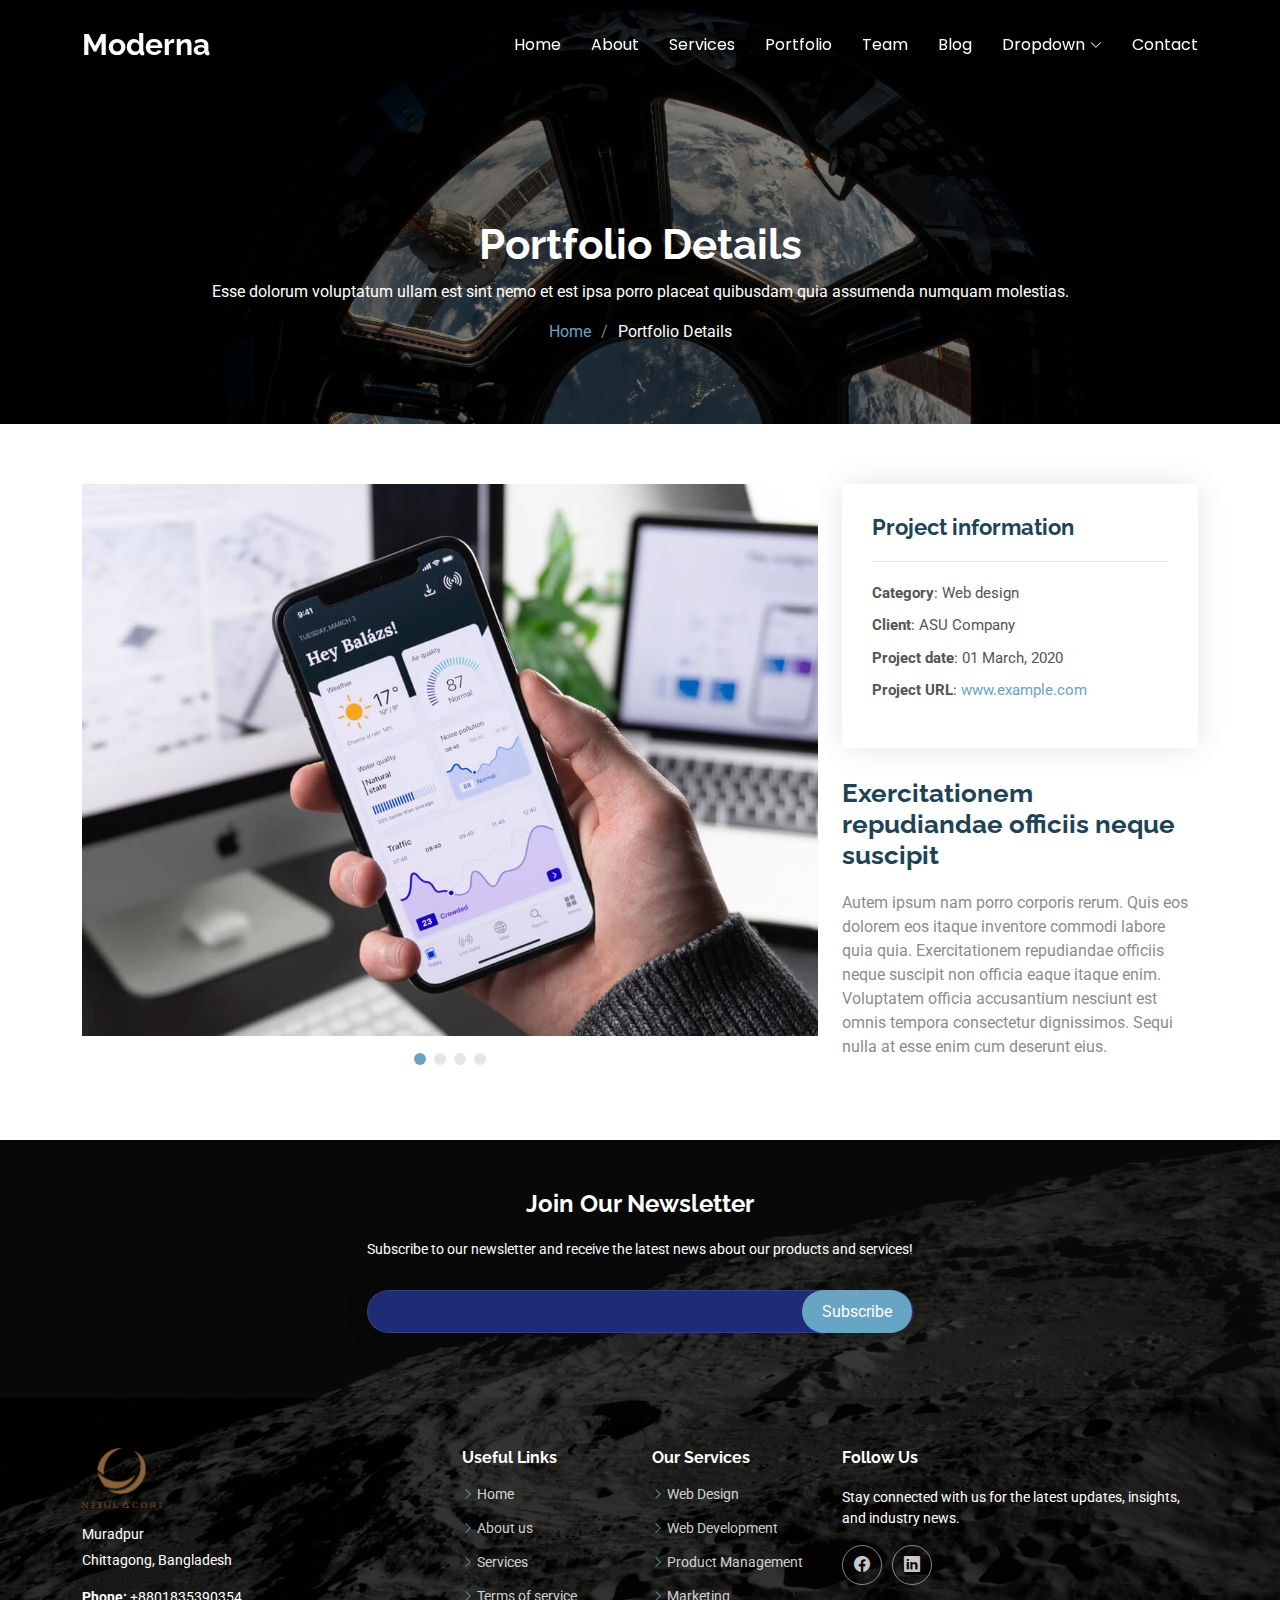
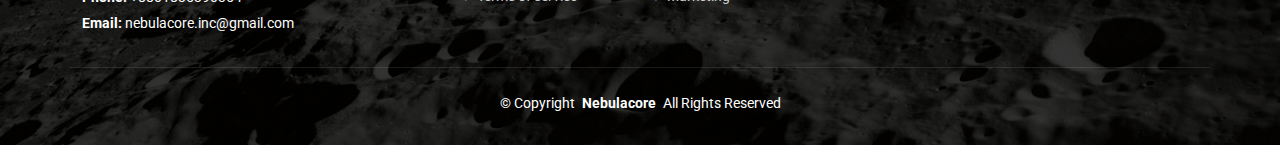
<file: portfolio-details.html>
<!DOCTYPE html>
<html lang="en">

<head>
  <meta charset="utf-8">
  <meta content="width=device-width, initial-scale=1.0" name="viewport">
  <title>Portfolio Details - Nebulacore</title>
  <meta name="description" content="">
  <meta name="keywords" content="">

  <!-- Favicons -->
  <link href="assets/img/nebulacore.ico" rel="icon">
  <link href="assets/img/apple-touch-icon.png" rel="apple-touch-icon">

  <!-- Fonts -->
  <link href="https://fonts.googleapis.com" rel="preconnect">
  <link href="https://fonts.gstatic.com" rel="preconnect" crossorigin>
  <link href="https://fonts.googleapis.com/css2?family=Roboto:ital,wght@0,100;0,300;0,400;0,500;0,700;0,900;1,100;1,300;1,400;1,500;1,700;1,900&family=Poppins:ital,wght@0,100;0,200;0,300;0,400;0,500;0,600;0,700;0,800;0,900;1,100;1,200;1,300;1,400;1,500;1,600;1,700;1,800;1,900&family=Raleway:ital,wght@0,100;0,200;0,300;0,400;0,500;0,600;0,700;0,800;0,900;1,100;1,200;1,300;1,400;1,500;1,600;1,700;1,800;1,900&display=swap" rel="stylesheet">

  <!-- Vendor CSS Files -->
  <link href="assets/vendor/bootstrap/css/bootstrap.min.css" rel="stylesheet">
  <link href="assets/vendor/bootstrap-icons/bootstrap-icons.css" rel="stylesheet">
  <link href="assets/vendor/aos/aos.css" rel="stylesheet">
  <link href="assets/vendor/glightbox/css/glightbox.min.css" rel="stylesheet">
  <link href="assets/vendor/swiper/swiper-bundle.min.css" rel="stylesheet">

  <!-- Main CSS File -->
  <link href="assets/css/main.css" rel="stylesheet">

  <!-- =======================================================
  * Template Name: Moderna
  * Template URL: https://bootstrapmade.com/free-bootstrap-template-corporate-moderna/
  * Updated: Aug 07 2024 with Bootstrap v5.3.3
  * Author: BootstrapMade.com
  * License: https://bootstrapmade.com/license/
  ======================================================== -->
</head>

<body class="portfolio-details-page">

  <header id="header" class="header d-flex align-items-center fixed-top">
    <div class="container-fluid container-xl position-relative d-flex align-items-center justify-content-between">

      <a href="index.html" class="logo d-flex align-items-center">
        <!-- Uncomment the line below if you also wish to use an image logo -->
        <!-- <img src="assets/img/logo.png" alt=""> -->
        <h1 class="sitename">Moderna</h1>
      </a>

      <nav id="navmenu" class="navmenu">
        <ul>
          <li><a href="index.html">Home</a></li>
          <li><a href="about.html">About</a></li>
          <li><a href="services.html">Services</a></li>
          <li><a href="portfolio.html">Portfolio</a></li>
          <li><a href="team.html">Team</a></li>
          <li><a href="blog.html">Blog</a></li>
          <li class="dropdown"><a href="#"><span>Dropdown</span> <i class="bi bi-chevron-down toggle-dropdown"></i></a>
            <ul>
              <li><a href="#">Dropdown 1</a></li>
              <li class="dropdown"><a href="#"><span>Deep Dropdown</span> <i class="bi bi-chevron-down toggle-dropdown"></i></a>
                <ul>
                  <li><a href="#">Deep Dropdown 1</a></li>
                  <li><a href="#">Deep Dropdown 2</a></li>
                  <li><a href="#">Deep Dropdown 3</a></li>
                  <li><a href="#">Deep Dropdown 4</a></li>
                  <li><a href="#">Deep Dropdown 5</a></li>
                </ul>
              </li>
              <li><a href="#">Dropdown 2</a></li>
              <li><a href="#">Dropdown 3</a></li>
              <li><a href="#">Dropdown 4</a></li>
            </ul>
          </li>
          <li><a href="contact.html">Contact</a></li>
        </ul>
        <i class="mobile-nav-toggle d-xl-none bi bi-list"></i>
      </nav>

    </div>
  </header>

  <main class="main">

    <!-- Page Title -->
    <div class="page-title dark-background">
      <div class="container position-relative">
        <h1>Portfolio Details</h1>
        <p>Esse dolorum voluptatum ullam est sint nemo et est ipsa porro placeat quibusdam quia assumenda numquam molestias.</p>
        <nav class="breadcrumbs">
          <ol>
            <li><a href="index.html">Home</a></li>
            <li class="current">Portfolio Details</li>
          </ol>
        </nav>
      </div>
    </div><!-- End Page Title -->

    <!-- Portfolio Details Section -->
    <section id="portfolio-details" class="portfolio-details section">

      <div class="container" data-aos="fade-up" data-aos-delay="100">

        <div class="row gy-4">

          <div class="col-lg-8">
            <div class="portfolio-details-slider swiper init-swiper">

              <script type="application/json" class="swiper-config">
                {
                  "loop": true,
                  "speed": 600,
                  "autoplay": {
                    "delay": 5000
                  },
                  "slidesPerView": "auto",
                  "pagination": {
                    "el": ".swiper-pagination",
                    "type": "bullets",
                    "clickable": true
                  }
                }
              </script>

              <div class="swiper-wrapper align-items-center">

                <div class="swiper-slide">
                  <img src="assets/img/portfolio/app-1.jpg" alt="">
                </div>

                <div class="swiper-slide">
                  <img src="assets/img/portfolio/product-1.jpg" alt="">
                </div>

                <div class="swiper-slide">
                  <img src="assets/img/portfolio/branding-1.jpg" alt="">
                </div>

                <div class="swiper-slide">
                  <img src="assets/img/portfolio/books-1.jpg" alt="">
                </div>

              </div>
              <div class="swiper-pagination"></div>
            </div>
          </div>

          <div class="col-lg-4">
            <div class="portfolio-info" data-aos="fade-up" data-aos-delay="200">
              <h3>Project information</h3>
              <ul>
                <li><strong>Category</strong>: Web design</li>
                <li><strong>Client</strong>: ASU Company</li>
                <li><strong>Project date</strong>: 01 March, 2020</li>
                <li><strong>Project URL</strong>: <a href="#">www.example.com</a></li>
              </ul>
            </div>
            <div class="portfolio-description" data-aos="fade-up" data-aos-delay="300">
              <h2>Exercitationem repudiandae officiis neque suscipit</h2>
              <p>
                Autem ipsum nam porro corporis rerum. Quis eos dolorem eos itaque inventore commodi labore quia quia. Exercitationem repudiandae officiis neque suscipit non officia eaque itaque enim. Voluptatem officia accusantium nesciunt est omnis tempora consectetur dignissimos. Sequi nulla at esse enim cum deserunt eius.
              </p>
            </div>
          </div>

        </div>

      </div>

    </section><!-- /Portfolio Details Section -->

  </main>
  
  <footer id="footer" class="footer dark-background">

    <div class="footer-newsletter">
      <div class="container">
        <div class="row justify-content-center text-center">
          <div class="col-lg-6">
            <h4>Join Our Newsletter</h4>
            <p>Subscribe to our newsletter and receive the latest news about our products and services!</p>
            <form action="forms/newsletter.php" method="post" class="php-email-form">
              <div class="newsletter-form"><input type="email" name="email"><input type="submit" value="Subscribe"></div>
              <div class="loading">Loading</div>
              <div class="error-message"></div>
              <div class="sent-message">Your subscription request has been sent. Thank you!</div>
            </form>
          </div>
        </div>
      </div>
    </div>

    <div class="container footer-top">
      <div class="row gy-4">
        <div class="col-lg-4 col-md-6 footer-about">
          <a href="index.html" class="d-flex align-items-center">
            <!-- <span class="sitename">Nebulacore</span> -->
            <img src="assets/img/nebulacore.png" style="width: 80px;" alt="">
          </a>
          <div class="footer-contact pt-3">
            <p>Muradpur</p>
            <p>Chittagong, Bangladesh</p>
            <p class="mt-3"><strong>Phone:</strong> <span>+8801835390354</span></p>
            <p><strong>Email:</strong> <span>nebulacore.inc@gmail.com</span></p>
          </div>
        </div>

        <div class="col-lg-2 col-md-3 footer-links">
          <h4>Useful Links</h4>
          <ul>
            <li><i class="bi bi-chevron-right"></i> <a href="#">Home</a></li>
            <li><i class="bi bi-chevron-right"></i> <a href="#">About us</a></li>
            <li><i class="bi bi-chevron-right"></i> <a href="#">Services</a></li>
            <li><i class="bi bi-chevron-right"></i> <a href="#">Terms of service</a></li>
          </ul>
        </div>

        <div class="col-lg-2 col-md-3 footer-links">
          <h4>Our Services</h4>
          <ul>
            <li><i class="bi bi-chevron-right"></i> <a href="#">Web Design</a></li>
            <li><i class="bi bi-chevron-right"></i> <a href="#">Web Development</a></li>
            <li><i class="bi bi-chevron-right"></i> <a href="#">Product Management</a></li>
            <li><i class="bi bi-chevron-right"></i> <a href="#">Marketing</a></li>
          </ul>
        </div>

        <div class="col-lg-4 col-md-12">
          <h4>Follow Us</h4>
          <p>Stay connected with us for the latest updates, insights, and industry news.</p>
          <div class="social-links d-flex">
            <!-- <a href=""><i class="bi bi-twitter-x"></i></a> -->
            <a href="https://www.facebook.com/profile.php?id=61566755492027" target="_blank"><i class="bi bi-facebook"></i></a>
            <!-- <a href=""><i class="bi bi-instagram"></i></a> -->
            <a href="https://www.linkedin.com/company/nebulacore/" target="_blank"><i class="bi bi-linkedin"></i></a>
          </div>
        </div>

      </div>
    </div>

    <div class="container copyright text-center mt-4">
      <p>© <span>Copyright</span> <strong class="px-1 sitename">Nebulacore</strong> <span>All Rights Reserved</span></p>
      <div class="credits">
        <!-- All the links in the footer should remain intact. -->
        <!-- You can delete the links only if you've purchased the pro version. -->
        <!-- Licensing information: https://bootstrapmade.com/license/ -->
        <!-- Purchase the pro version with working PHP/AJAX contact form: [buy-url] -->
        <!-- Designed by <a href="https://bootstrapmade.com/">BootstrapMade</a> -->
      </div>
    </div>

  </footer>

  <!-- Scroll Top -->
  <a href="#" id="scroll-top" class="scroll-top d-flex align-items-center justify-content-center"><i class="bi bi-arrow-up-short"></i></a>

  <!-- Preloader -->
  <div id="preloader"></div>

  <!-- Vendor JS Files -->
  <script src="assets/vendor/bootstrap/js/bootstrap.bundle.min.js"></script>
  <script src="assets/vendor/php-email-form/validate.js"></script>
  <script src="assets/vendor/aos/aos.js"></script>
  <script src="assets/vendor/glightbox/js/glightbox.min.js"></script>
  <script src="assets/vendor/purecounter/purecounter_vanilla.js"></script>
  <script src="assets/vendor/swiper/swiper-bundle.min.js"></script>
  <script src="assets/vendor/waypoints/noframework.waypoints.js"></script>
  <script src="assets/vendor/imagesloaded/imagesloaded.pkgd.min.js"></script>
  <script src="assets/vendor/isotope-layout/isotope.pkgd.min.js"></script>

  <!-- Main JS File -->
  <script src="assets/js/main.js"></script>

</body>

</html>
</file>
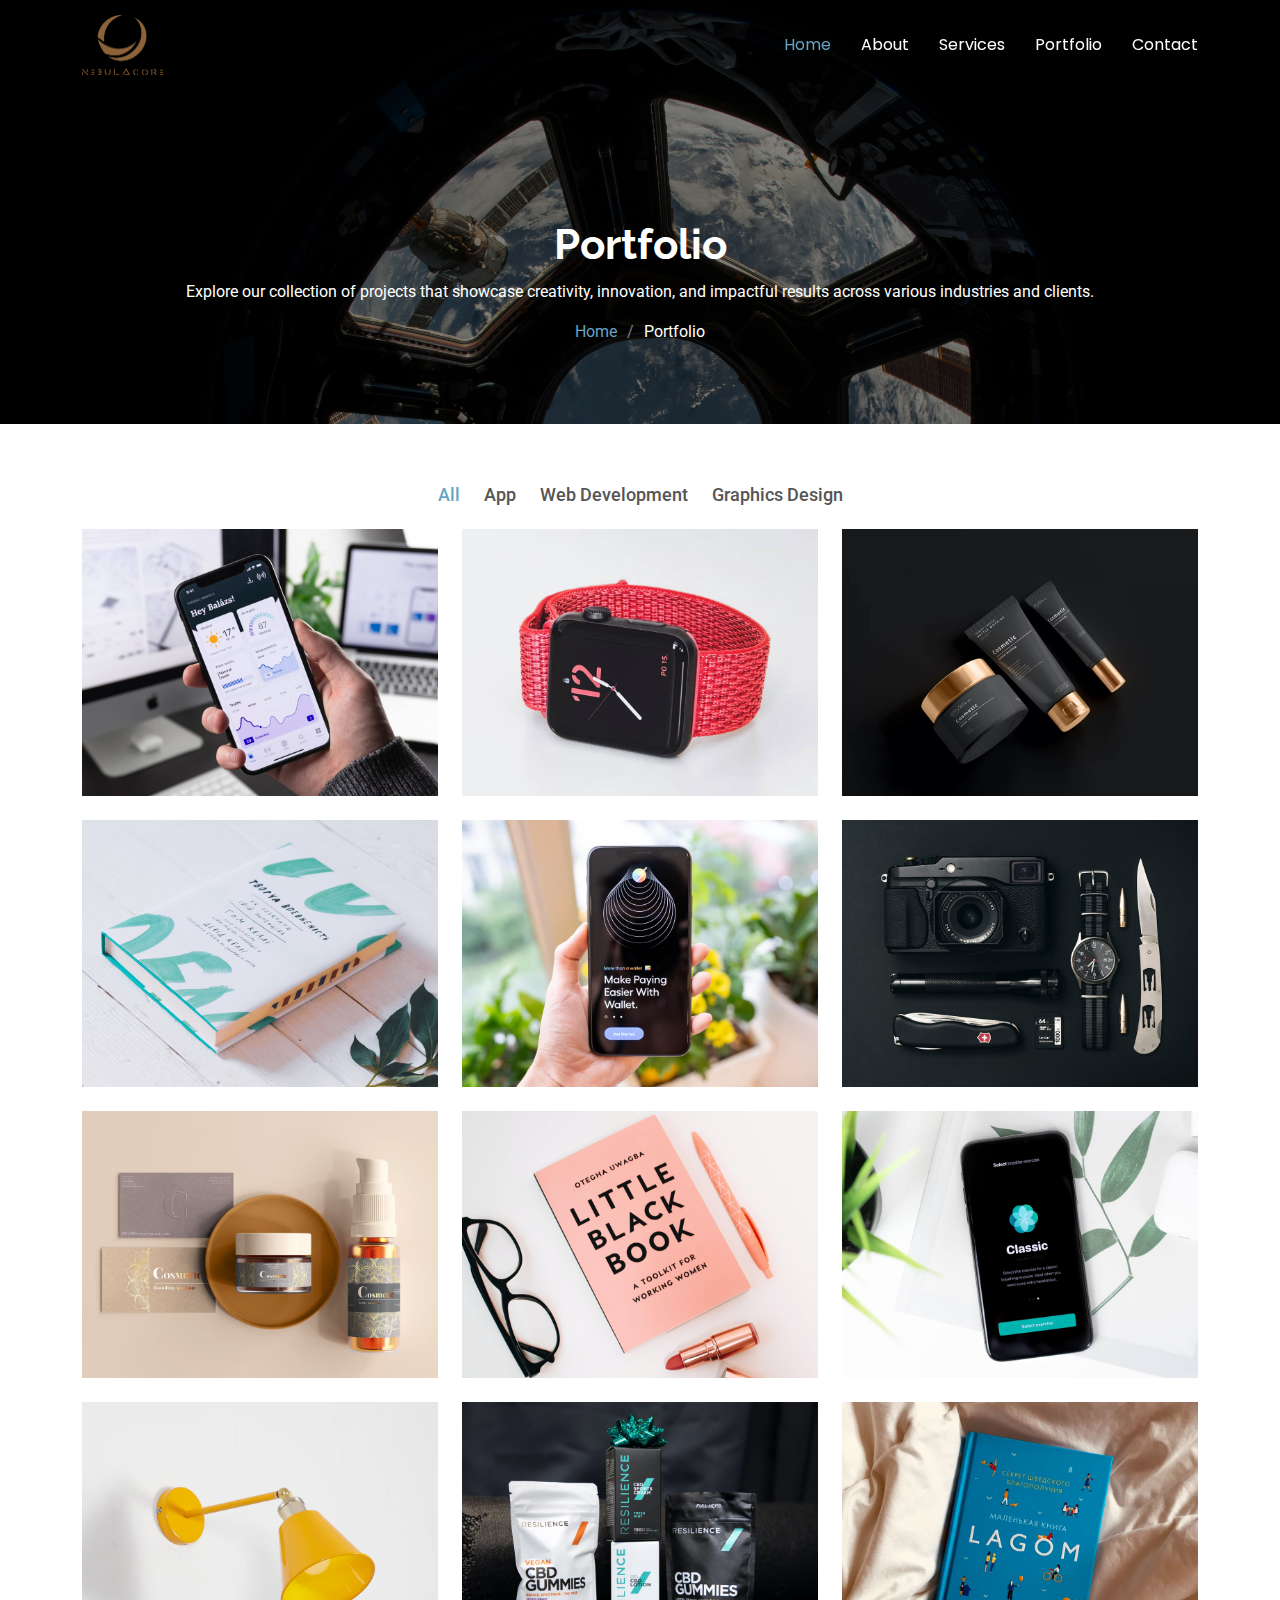
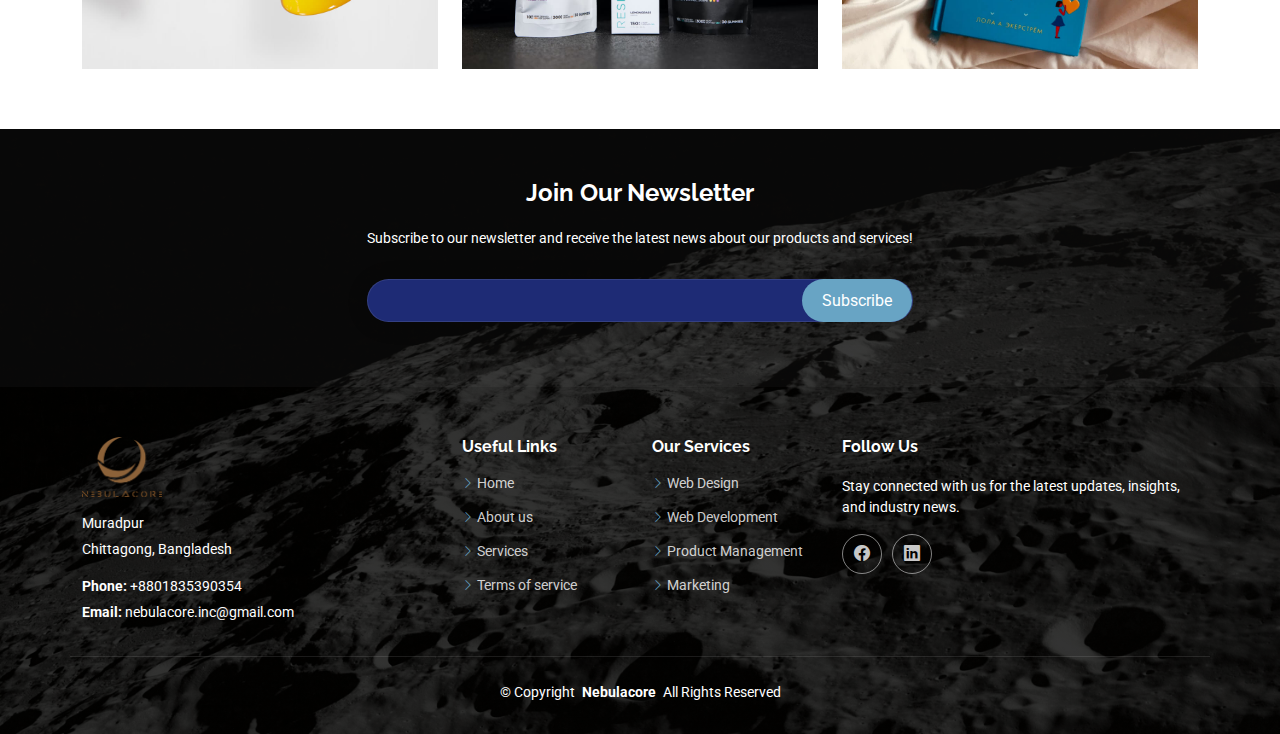
<file: portfolio.html>
<!DOCTYPE html>
<html lang="en">

<head>
  <meta charset="utf-8">
  <meta content="width=device-width, initial-scale=1.0" name="viewport">
  <title>Nebulacore - Innovative Tech Solutions</title>
  <meta name="description" content="NebulaCore provides cutting-edge services in web development, app development, and DevOps solutions.">
  <meta name="keywords" content="">

  <!-- Favicons -->
  <link href="assets/img/favicon.png" rel="icon">
  <link href="assets/img/apple-touch-icon.png" rel="apple-touch-icon">

  <!-- Fonts -->
  <link href="https://fonts.googleapis.com" rel="preconnect">
  <link href="https://fonts.gstatic.com" rel="preconnect" crossorigin>
  <link href="https://fonts.googleapis.com/css2?family=Roboto:ital,wght@0,100;0,300;0,400;0,500;0,700;0,900;1,100;1,300;1,400;1,500;1,700;1,900&family=Poppins:ital,wght@0,100;0,200;0,300;0,400;0,500;0,600;0,700;0,800;0,900;1,100;1,200;1,300;1,400;1,500;1,600;1,700;1,800;1,900&family=Raleway:ital,wght@0,100;0,200;0,300;0,400;0,500;0,600;0,700;0,800;0,900;1,100;1,200;1,300;1,400;1,500;1,600;1,700;1,800;1,900&display=swap" rel="stylesheet">

  <!-- Vendor CSS Files -->
  <link href="assets/vendor/bootstrap/css/bootstrap.min.css" rel="stylesheet">
  <link href="assets/vendor/bootstrap-icons/bootstrap-icons.css" rel="stylesheet">
  <link href="assets/vendor/aos/aos.css" rel="stylesheet">
  <link href="assets/vendor/glightbox/css/glightbox.min.css" rel="stylesheet">
  <link href="assets/vendor/swiper/swiper-bundle.min.css" rel="stylesheet">

  <!-- Main CSS File -->
  <link href="assets/css/main.css" rel="stylesheet">

  <!-- =======================================================
  * Template Name: Moderna
  * Template URL: https://bootstrapmade.com/free-bootstrap-template-corporate-moderna/
  * Updated: Aug 07 2024 with Bootstrap v5.3.3
  * Author: BootstrapMade.com
  * License: https://bootstrapmade.com/license/
  ======================================================== -->
</head>

<body class="portfolio-page">

  <header id="header" class="header d-flex align-items-center fixed-top">
    <div class="container-fluid container-xl position-relative d-flex align-items-center justify-content-between">

      <a href="index.html" class="logo d-flex align-items-center">
        <!-- Uncomment the line below if you also wish to use an image logo -->
        <!-- <img src="assets/img/logo.png" alt=""> -->
        <!-- <h1 class="sitename">Moderna</h1> -->
        <img src="assets/img/nebulacore.png" alt="">
      </a>

      <nav id="navmenu" class="navmenu">
        <ul>
          <li><a href="index.html" class="active">Home</a></li>
          <li><a href="about.html">About</a></li>
          <li><a href="services.html">Services</a></li>
          <li><a href="portfolio.html">Portfolio</a></li>
          <!-- <li><a href="team.html">Team</a></li> -->
          <!-- <li><a href="blog.html">Blog</a></li> -->
          <!-- <li class="dropdown"><a href="#"><span>Dropdown</span> <i class="bi bi-chevron-down toggle-dropdown"></i></a>
            <ul>
              <li><a href="#">Dropdown 1</a></li>
              <li class="dropdown"><a href="#"><span>Deep Dropdown</span> <i class="bi bi-chevron-down toggle-dropdown"></i></a>
                <ul>
                  <li><a href="#">Deep Dropdown 1</a></li>
                  <li><a href="#">Deep Dropdown 2</a></li>
                  <li><a href="#">Deep Dropdown 3</a></li>
                  <li><a href="#">Deep Dropdown 4</a></li>
                  <li><a href="#">Deep Dropdown 5</a></li>
                </ul>
              </li>
              <li><a href="#">Dropdown 2</a></li>
              <li><a href="#">Dropdown 3</a></li>
              <li><a href="#">Dropdown 4</a></li>
            </ul>
          </li> -->
          <li><a href="contact.html">Contact</a></li>
        </ul>
        <i class="mobile-nav-toggle d-xl-none bi bi-list"></i>
      </nav>

    </div>
  </header>
  <main class="main">

    <!-- Page Title -->
    <div class="page-title dark-background">
      <div class="container position-relative">
        <h1>Portfolio</h1>
        <p>Explore our collection of projects that showcase creativity, innovation, and impactful results across various industries and clients.</p>
        <nav class="breadcrumbs">
          <ol>
            <li><a href="index.html">Home</a></li>
            <li class="current">Portfolio</li>
          </ol>
        </nav>
      </div>
    </div><!-- End Page Title -->

    <!-- Portfolio Section -->
    <section id="portfolio" class="portfolio section">

      <div class="container">

        <div class="isotope-layout" data-default-filter="*" data-layout="masonry" data-sort="original-order">

          <ul class="portfolio-filters isotope-filters" data-aos="fade-up" data-aos-delay="100">
            <li data-filter="*" class="filter-active">All</li>
            <li data-filter=".filter-app">App</li>
            <li data-filter=".filter-product">Web Development</li>
            <li data-filter=".filter-branding">Graphics Design</li>
            <!-- <li data-filter=".filter-books">Books</li> -->
          </ul><!-- End Portfolio Filters -->

          <div class="row gy-4 isotope-container" data-aos="fade-up" data-aos-delay="200">

            <div class="col-lg-4 col-md-6 portfolio-item isotope-item filter-app">
              <div class="portfolio-content h-100">
                <img src="assets/img/portfolio/app-1.jpg" class="img-fluid" alt="">
                <div class="portfolio-info">
                  <h4>App 1</h4>
                  <p>Lorem ipsum, dolor sit amet consectetur</p>
                  <a href="assets/img/portfolio/app-1.jpg" title="App 1" data-gallery="portfolio-gallery-app" class="glightbox preview-link"><i class="bi bi-zoom-in"></i></a>
                  <a href="portfolio-details.html" title="More Details" class="details-link"><i class="bi bi-link-45deg"></i></a>
                </div>
              </div>
            </div><!-- End Portfolio Item -->

            <div class="col-lg-4 col-md-6 portfolio-item isotope-item filter-product">
              <div class="portfolio-content h-100">
                <img src="assets/img/portfolio/product-1.jpg" class="img-fluid" alt="">
                <div class="portfolio-info">
                  <h4>Product 1</h4>
                  <p>Lorem ipsum, dolor sit amet consectetur</p>
                  <a href="assets/img/portfolio/product-1.jpg" title="Product 1" data-gallery="portfolio-gallery-product" class="glightbox preview-link"><i class="bi bi-zoom-in"></i></a>
                  <a href="portfolio-details.html" title="More Details" class="details-link"><i class="bi bi-link-45deg"></i></a>
                </div>
              </div>
            </div><!-- End Portfolio Item -->

            <div class="col-lg-4 col-md-6 portfolio-item isotope-item filter-branding">
              <div class="portfolio-content h-100">
                <img src="assets/img/portfolio/branding-1.jpg" class="img-fluid" alt="">
                <div class="portfolio-info">
                  <h4>Branding 1</h4>
                  <p>Lorem ipsum, dolor sit amet consectetur</p>
                  <a href="assets/img/portfolio/branding-1.jpg" title="Branding 1" data-gallery="portfolio-gallery-branding" class="glightbox preview-link"><i class="bi bi-zoom-in"></i></a>
                  <a href="portfolio-details.html" title="More Details" class="details-link"><i class="bi bi-link-45deg"></i></a>
                </div>
              </div>
            </div><!-- End Portfolio Item -->

            <div class="col-lg-4 col-md-6 portfolio-item isotope-item filter-books">
              <div class="portfolio-content h-100">
                <img src="assets/img/portfolio/books-1.jpg" class="img-fluid" alt="">
                <div class="portfolio-info">
                  <h4>Books 1</h4>
                  <p>Lorem ipsum, dolor sit amet consectetur</p>
                  <a href="assets/img/portfolio/books-1.jpg" title="Branding 1" data-gallery="portfolio-gallery-book" class="glightbox preview-link"><i class="bi bi-zoom-in"></i></a>
                  <a href="portfolio-details.html" title="More Details" class="details-link"><i class="bi bi-link-45deg"></i></a>
                </div>
              </div>
            </div><!-- End Portfolio Item -->

            <div class="col-lg-4 col-md-6 portfolio-item isotope-item filter-app">
              <div class="portfolio-content h-100">
                <img src="assets/img/portfolio/app-2.jpg" class="img-fluid" alt="">
                <div class="portfolio-info">
                  <h4>App 2</h4>
                  <p>Lorem ipsum, dolor sit amet consectetur</p>
                  <a href="assets/img/portfolio/app-2.jpg" title="App 2" data-gallery="portfolio-gallery-app" class="glightbox preview-link"><i class="bi bi-zoom-in"></i></a>
                  <a href="portfolio-details.html" title="More Details" class="details-link"><i class="bi bi-link-45deg"></i></a>
                </div>
              </div>
            </div><!-- End Portfolio Item -->

            <div class="col-lg-4 col-md-6 portfolio-item isotope-item filter-product">
              <div class="portfolio-content h-100">
                <img src="assets/img/portfolio/product-2.jpg" class="img-fluid" alt="">
                <div class="portfolio-info">
                  <h4>Product 2</h4>
                  <p>Lorem ipsum, dolor sit amet consectetur</p>
                  <a href="assets/img/portfolio/product-2.jpg" title="Product 2" data-gallery="portfolio-gallery-product" class="glightbox preview-link"><i class="bi bi-zoom-in"></i></a>
                  <a href="portfolio-details.html" title="More Details" class="details-link"><i class="bi bi-link-45deg"></i></a>
                </div>
              </div>
            </div><!-- End Portfolio Item -->

            <div class="col-lg-4 col-md-6 portfolio-item isotope-item filter-branding">
              <div class="portfolio-content h-100">
                <img src="assets/img/portfolio/branding-2.jpg" class="img-fluid" alt="">
                <div class="portfolio-info">
                  <h4>Branding 2</h4>
                  <p>Lorem ipsum, dolor sit amet consectetur</p>
                  <a href="assets/img/portfolio/branding-2.jpg" title="Branding 2" data-gallery="portfolio-gallery-branding" class="glightbox preview-link"><i class="bi bi-zoom-in"></i></a>
                  <a href="portfolio-details.html" title="More Details" class="details-link"><i class="bi bi-link-45deg"></i></a>
                </div>
              </div>
            </div><!-- End Portfolio Item -->

            <div class="col-lg-4 col-md-6 portfolio-item isotope-item filter-books">
              <div class="portfolio-content h-100">
                <img src="assets/img/portfolio/books-2.jpg" class="img-fluid" alt="">
                <div class="portfolio-info">
                  <h4>Books 2</h4>
                  <p>Lorem ipsum, dolor sit amet consectetur</p>
                  <a href="assets/img/portfolio/books-2.jpg" title="Branding 2" data-gallery="portfolio-gallery-book" class="glightbox preview-link"><i class="bi bi-zoom-in"></i></a>
                  <a href="portfolio-details.html" title="More Details" class="details-link"><i class="bi bi-link-45deg"></i></a>
                </div>
              </div>
            </div><!-- End Portfolio Item -->

            <div class="col-lg-4 col-md-6 portfolio-item isotope-item filter-app">
              <div class="portfolio-content h-100">
                <img src="assets/img/portfolio/app-3.jpg" class="img-fluid" alt="">
                <div class="portfolio-info">
                  <h4>App 3</h4>
                  <p>Lorem ipsum, dolor sit amet consectetur</p>
                  <a href="assets/img/portfolio/app-3.jpg" title="App 3" data-gallery="portfolio-gallery-app" class="glightbox preview-link"><i class="bi bi-zoom-in"></i></a>
                  <a href="portfolio-details.html" title="More Details" class="details-link"><i class="bi bi-link-45deg"></i></a>
                </div>
              </div>
            </div><!-- End Portfolio Item -->

            <div class="col-lg-4 col-md-6 portfolio-item isotope-item filter-product">
              <div class="portfolio-content h-100">
                <img src="assets/img/portfolio/product-3.jpg" class="img-fluid" alt="">
                <div class="portfolio-info">
                  <h4>Product 3</h4>
                  <p>Lorem ipsum, dolor sit amet consectetur</p>
                  <a href="assets/img/portfolio/product-3.jpg" title="Product 3" data-gallery="portfolio-gallery-product" class="glightbox preview-link"><i class="bi bi-zoom-in"></i></a>
                  <a href="portfolio-details.html" title="More Details" class="details-link"><i class="bi bi-link-45deg"></i></a>
                </div>
              </div>
            </div><!-- End Portfolio Item -->

            <div class="col-lg-4 col-md-6 portfolio-item isotope-item filter-branding">
              <div class="portfolio-content h-100">
                <img src="assets/img/portfolio/branding-3.jpg" class="img-fluid" alt="">
                <div class="portfolio-info">
                  <h4>Branding 3</h4>
                  <p>Lorem ipsum, dolor sit amet consectetur</p>
                  <a href="assets/img/portfolio/branding-3.jpg" title="Branding 2" data-gallery="portfolio-gallery-branding" class="glightbox preview-link"><i class="bi bi-zoom-in"></i></a>
                  <a href="portfolio-details.html" title="More Details" class="details-link"><i class="bi bi-link-45deg"></i></a>
                </div>
              </div>
            </div><!-- End Portfolio Item -->

            <div class="col-lg-4 col-md-6 portfolio-item isotope-item filter-books">
              <div class="portfolio-content h-100">
                <img src="assets/img/portfolio/books-3.jpg" class="img-fluid" alt="">
                <div class="portfolio-info">
                  <h4>Books 3</h4>
                  <p>Lorem ipsum, dolor sit amet consectetur</p>
                  <a href="assets/img/portfolio/books-3.jpg" title="Branding 3" data-gallery="portfolio-gallery-book" class="glightbox preview-link"><i class="bi bi-zoom-in"></i></a>
                  <a href="portfolio-details.html" title="More Details" class="details-link"><i class="bi bi-link-45deg"></i></a>
                </div>
              </div>
            </div><!-- End Portfolio Item -->

          </div><!-- End Portfolio Container -->

        </div>

      </div>

    </section><!-- /Portfolio Section -->

  </main>

  <footer id="footer" class="footer dark-background">

    <div class="footer-newsletter">
      <div class="container">
        <div class="row justify-content-center text-center">
          <div class="col-lg-6">
            <h4>Join Our Newsletter</h4>
            <p>Subscribe to our newsletter and receive the latest news about our products and services!</p>
            <form action="forms/newsletter.php" method="post" class="php-email-form">
              <div class="newsletter-form"><input type="email" name="email"><input type="submit" value="Subscribe"></div>
              <div class="loading">Loading</div>
              <div class="error-message"></div>
              <div class="sent-message">Your subscription request has been sent. Thank you!</div>
            </form>
          </div>
        </div>
      </div>
    </div>

    <div class="container footer-top">
      <div class="row gy-4">
        <div class="col-lg-4 col-md-6 footer-about">
          <a href="index.html" class="d-flex align-items-center">
            <!-- <span class="sitename">Nebulacore</span> -->
            <img src="assets/img/nebulacore.png" style="width: 80px;" alt="">
          </a>
          <div class="footer-contact pt-3">
            <p>Muradpur</p>
            <p>Chittagong, Bangladesh</p>
            <p class="mt-3"><strong>Phone:</strong> <span>+8801835390354</span></p>
            <p><strong>Email:</strong> <span>nebulacore.inc@gmail.com</span></p>
          </div>
        </div>

        <div class="col-lg-2 col-md-3 footer-links">
          <h4>Useful Links</h4>
          <ul>
            <li><i class="bi bi-chevron-right"></i> <a href="#">Home</a></li>
            <li><i class="bi bi-chevron-right"></i> <a href="#">About us</a></li>
            <li><i class="bi bi-chevron-right"></i> <a href="#">Services</a></li>
            <li><i class="bi bi-chevron-right"></i> <a href="#">Terms of service</a></li>
          </ul>
        </div>

        <div class="col-lg-2 col-md-3 footer-links">
          <h4>Our Services</h4>
          <ul>
            <li><i class="bi bi-chevron-right"></i> <a href="#">Web Design</a></li>
            <li><i class="bi bi-chevron-right"></i> <a href="#">Web Development</a></li>
            <li><i class="bi bi-chevron-right"></i> <a href="#">Product Management</a></li>
            <li><i class="bi bi-chevron-right"></i> <a href="#">Marketing</a></li>
          </ul>
        </div>

        <div class="col-lg-4 col-md-12">
          <h4>Follow Us</h4>
          <p>Stay connected with us for the latest updates, insights, and industry news.</p>
          <div class="social-links d-flex">
            <!-- <a href=""><i class="bi bi-twitter-x"></i></a> -->
            <a href=""><i class="bi bi-facebook"></i></a>
            <!-- <a href=""><i class="bi bi-instagram"></i></a> -->
            <a href=""><i class="bi bi-linkedin"></i></a>
          </div>
        </div>

      </div>
    </div>

    <div class="container copyright text-center mt-4">
      <p>© <span>Copyright</span> <strong class="px-1 sitename">Nebulacore</strong> <span>All Rights Reserved</span></p>
      <div class="credits">
        <!-- All the links in the footer should remain intact. -->
        <!-- You can delete the links only if you've purchased the pro version. -->
        <!-- Licensing information: https://bootstrapmade.com/license/ -->
        <!-- Purchase the pro version with working PHP/AJAX contact form: [buy-url] -->
        <!-- Designed by <a href="https://bootstrapmade.com/">BootstrapMade</a> -->
      </div>
    </div>

  </footer>
  <!-- Scroll Top -->
  <a href="#" id="scroll-top" class="scroll-top d-flex align-items-center justify-content-center"><i class="bi bi-arrow-up-short"></i></a>

  <!-- Preloader -->
  <div id="preloader"></div>

  <!-- Vendor JS Files -->
  <script src="assets/vendor/bootstrap/js/bootstrap.bundle.min.js"></script>
  <script src="assets/vendor/php-email-form/validate.js"></script>
  <script src="assets/vendor/aos/aos.js"></script>
  <script src="assets/vendor/glightbox/js/glightbox.min.js"></script>
  <script src="assets/vendor/purecounter/purecounter_vanilla.js"></script>
  <script src="assets/vendor/swiper/swiper-bundle.min.js"></script>
  <script src="assets/vendor/waypoints/noframework.waypoints.js"></script>
  <script src="assets/vendor/imagesloaded/imagesloaded.pkgd.min.js"></script>
  <script src="assets/vendor/isotope-layout/isotope.pkgd.min.js"></script>

  <!-- Main JS File -->
  <script src="assets/js/main.js"></script>

</body>

</html>
</file>
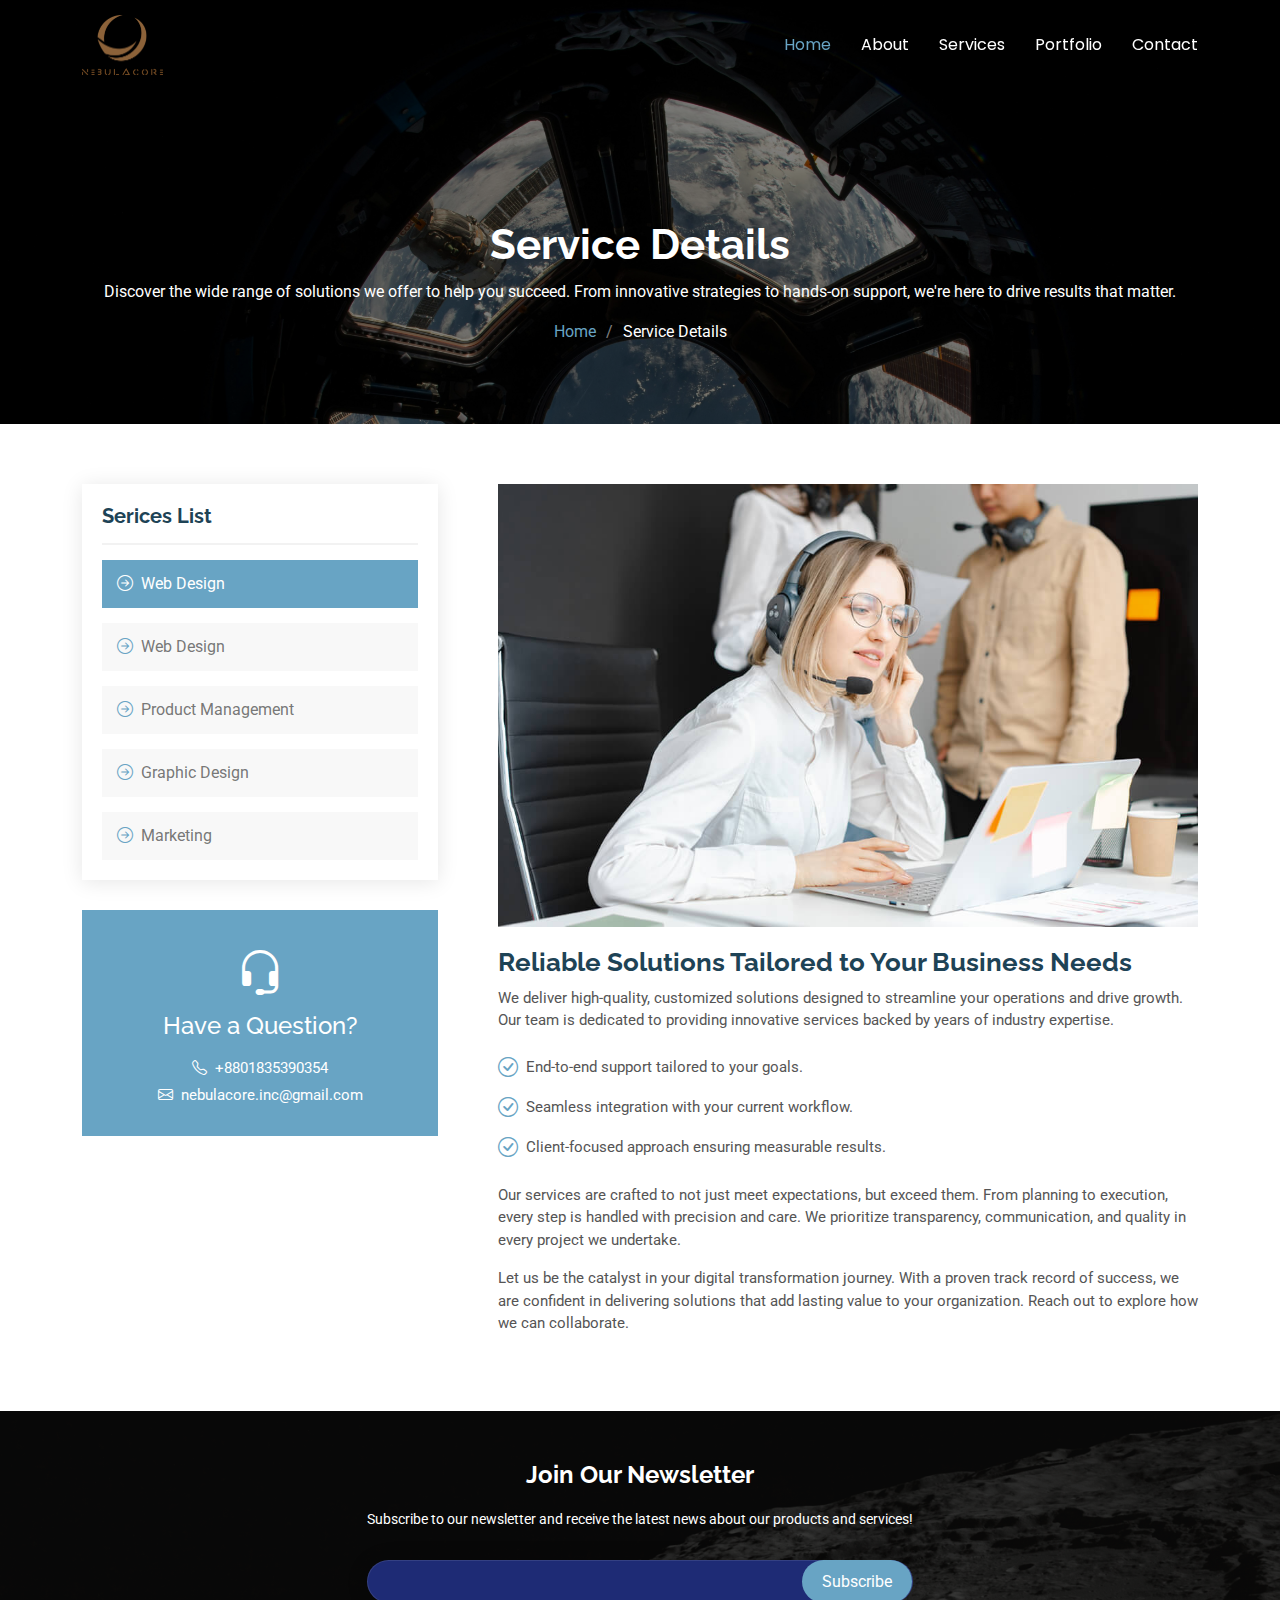
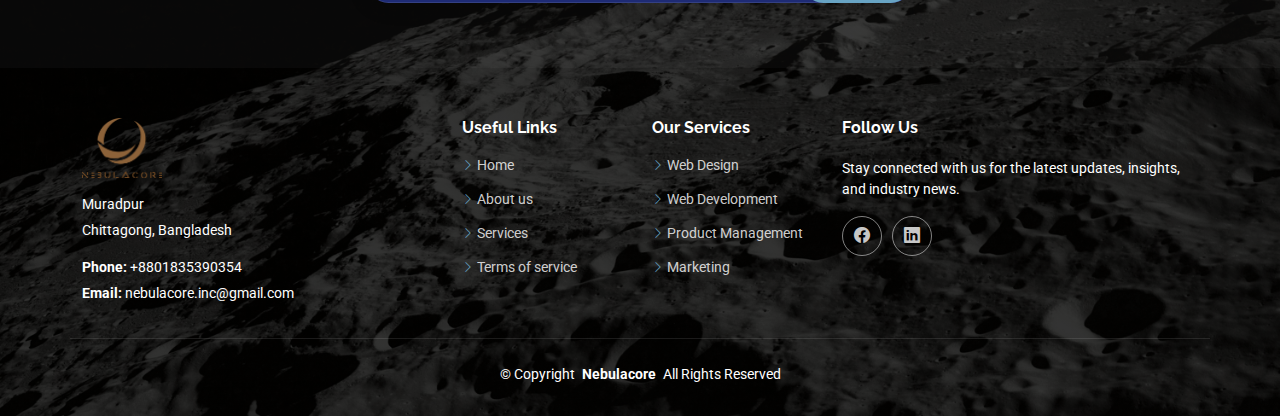
<file: service-details.html>
<!DOCTYPE html>
<html lang="en">

<head>
  <meta charset="utf-8">
  <meta content="width=device-width, initial-scale=1.0" name="viewport">
  <title>Nebulacore - Innovative Tech Solutions</title>
  <meta name="description" content="NebulaCore provides cutting-edge services in web development, app development, and DevOps solutions.">
  <meta name="keywords" content="">

  <!-- Favicons -->
  <link href="assets/img/favicon.ico" type="image/x-icon" rel="icon">
  <link href="assets/img/favicon.ico" rel="apple-touch-icon">

  <!-- Fonts -->
  <link href="https://fonts.googleapis.com" rel="preconnect">
  <link href="https://fonts.gstatic.com" rel="preconnect" crossorigin>
  <link href="https://fonts.googleapis.com/css2?family=Roboto:ital,wght@0,100;0,300;0,400;0,500;0,700;0,900;1,100;1,300;1,400;1,500;1,700;1,900&family=Poppins:ital,wght@0,100;0,200;0,300;0,400;0,500;0,600;0,700;0,800;0,900;1,100;1,200;1,300;1,400;1,500;1,600;1,700;1,800;1,900&family=Raleway:ital,wght@0,100;0,200;0,300;0,400;0,500;0,600;0,700;0,800;0,900;1,100;1,200;1,300;1,400;1,500;1,600;1,700;1,800;1,900&display=swap" rel="stylesheet">

  <!-- Vendor CSS Files -->
  <link href="assets/vendor/bootstrap/css/bootstrap.min.css" rel="stylesheet">
  <link href="assets/vendor/bootstrap-icons/bootstrap-icons.css" rel="stylesheet">
  <link href="assets/vendor/aos/aos.css" rel="stylesheet">
  <link href="assets/vendor/glightbox/css/glightbox.min.css" rel="stylesheet">
  <link href="assets/vendor/swiper/swiper-bundle.min.css" rel="stylesheet">

  <!-- Main CSS File -->
  <link href="assets/css/main.css" rel="stylesheet">

  <!-- =======================================================
  * Template Name: Moderna
  * Template URL: https://bootstrapmade.com/free-bootstrap-template-corporate-moderna/
  * Updated: Aug 07 2024 with Bootstrap v5.3.3
  * Author: BootstrapMade.com
  * License: https://bootstrapmade.com/license/
  ======================================================== -->
</head>

<body class="service-details-page">

  <header id="header" class="header d-flex align-items-center fixed-top">
    <div class="container-fluid container-xl position-relative d-flex align-items-center justify-content-between">

      <a href="index.html" class="logo d-flex align-items-center">
        <!-- Uncomment the line below if you also wish to use an image logo -->
        <img src="assets/img/nebulacore.png" alt="">
        <!-- <h1 class="sitename">Moderna</h1> -->
      </a>

      <nav id="navmenu" class="navmenu">
        <ul>
          <li><a href="index.html" class="active">Home</a></li>
          <li><a href="about.html">About</a></li>
          <li><a href="services.html">Services</a></li>
          <li><a href="portfolio.html">Portfolio</a></li>
          <!-- <li><a href="team.html">Team</a></li> -->
          <!-- <li><a href="blog.html">Blog</a></li> -->
          <!-- <li class="dropdown"><a href="#"><span>Dropdown</span> <i class="bi bi-chevron-down toggle-dropdown"></i></a>
            <ul>
              <li><a href="#">Dropdown 1</a></li>
              <li class="dropdown"><a href="#"><span>Deep Dropdown</span> <i class="bi bi-chevron-down toggle-dropdown"></i></a>
                <ul>
                  <li><a href="#">Deep Dropdown 1</a></li>
                  <li><a href="#">Deep Dropdown 2</a></li>
                  <li><a href="#">Deep Dropdown 3</a></li>
                  <li><a href="#">Deep Dropdown 4</a></li>
                  <li><a href="#">Deep Dropdown 5</a></li>
                </ul>
              </li>
              <li><a href="#">Dropdown 2</a></li>
              <li><a href="#">Dropdown 3</a></li>
              <li><a href="#">Dropdown 4</a></li>
            </ul>
          </li> -->
          <li><a href="contact.html">Contact</a></li>
        </ul>
        <i class="mobile-nav-toggle d-xl-none bi bi-list"></i>
      </nav>

    </div>
  </header>

  <main class="main">

    <!-- Page Title -->
    <div class="page-title dark-background">
      <div class="container position-relative">
        <h1>Service Details</h1>
        <p>Discover the wide range of solutions we offer to help you succeed. From innovative strategies to hands-on support, we're here to drive results that matter.</p>
        <nav class="breadcrumbs">
          <ol>
            <li><a href="index.html">Home</a></li>
            <li class="current">Service Details</li>
          </ol>
        </nav>
      </div>
    </div><!-- End Page Title -->

    <!-- Service Details Section -->
    <section id="service-details" class="service-details section">

      <div class="container">

        <div class="row gy-5">

          <div class="col-lg-4" data-aos="fade-up" data-aos-delay="100">

            <div class="service-box">
              <h4>Serices List</h4>
              <div class="services-list">
                <a href="#" class="active"><i class="bi bi-arrow-right-circle"></i><span>Web Design</span></a>
                <a href="#"><i class="bi bi-arrow-right-circle"></i><span>Web Design</span></a>
                <a href="#"><i class="bi bi-arrow-right-circle"></i><span>Product Management</span></a>
                <a href="#"><i class="bi bi-arrow-right-circle"></i><span>Graphic Design</span></a>
                <a href="#"><i class="bi bi-arrow-right-circle"></i><span>Marketing</span></a>
              </div>
            </div><!-- End Services List -->

            <!-- <div class="service-box">
              <h4>Download Catalog</h4>
              <div class="download-catalog">
                <a href="#"><i class="bi bi-filetype-pdf"></i><span>Catalog PDF</span></a>
                <a href="#"><i class="bi bi-file-earmark-word"></i><span>Catalog DOC</span></a>
              </div>
            </div> -->
            <!-- End Services List -->

            <div class="help-box d-flex flex-column justify-content-center align-items-center">
              <i class="bi bi-headset help-icon"></i>
              <h4>Have a Question?</h4>
              <p class="d-flex align-items-center mt-2 mb-0"><i class="bi bi-telephone me-2"></i> <span>+8801835390354</span></p>
              <p class="d-flex align-items-center mt-1 mb-0"><i class="bi bi-envelope me-2"></i> <a href="nebulacore.inc@gmail.com">nebulacore.inc@gmail.com</a></p>
            </div>

          </div>

          <div class="col-lg-8 ps-lg-5" data-aos="fade-up" data-aos-delay="200">
            <img src="assets/img/services.jpg" alt="" class="img-fluid services-img">
            <h3>Reliable Solutions Tailored to Your Business Needs</h3>
            <p>
              We deliver high-quality, customized solutions designed to streamline your operations and drive growth. Our team is dedicated to providing innovative services backed by years of industry expertise.
            </p>
            <ul>
              <li><i class="bi bi-check-circle"></i> <span>End-to-end support tailored to your goals.</span></li>
              <li><i class="bi bi-check-circle"></i> <span>Seamless integration with your current workflow.</span></li>
              <li><i class="bi bi-check-circle"></i> <span>Client-focused approach ensuring measurable results.</span></li>
            </ul>
            <p>
              Our services are crafted to not just meet expectations, but exceed them. From planning to execution, every step is handled with precision and care. We prioritize transparency, communication, and quality in every project we undertake.
            </p>
            <p>
              Let us be the catalyst in your digital transformation journey. With a proven track record of success, we are confident in delivering solutions that add lasting value to your organization. Reach out to explore how we can collaborate.
            </p>
          </div>
          
        </div>

      </div>

    </section><!-- /Service Details Section -->

  </main>

  <footer id="footer" class="footer dark-background">

    <div class="footer-newsletter">
      <div class="container">
        <div class="row justify-content-center text-center">
          <div class="col-lg-6">
            <h4>Join Our Newsletter</h4>
            <p>Subscribe to our newsletter and receive the latest news about our products and services!</p>
            <form action="forms/newsletter.php" method="post" class="php-email-form">
              <div class="newsletter-form"><input type="email" name="email"><input type="submit" value="Subscribe"></div>
              <div class="loading">Loading</div>
              <div class="error-message"></div>
              <div class="sent-message">Your subscription request has been sent. Thank you!</div>
            </form>
          </div>
        </div>
      </div>
    </div>

    <div class="container footer-top">
      <div class="row gy-4">
        <div class="col-lg-4 col-md-6 footer-about">
          <a href="index.html" class="d-flex align-items-center">
            <!-- <span class="sitename">Nebulacore</span> -->
            <img src="assets/img/nebulacore.png" style="width: 80px;" alt="">
          </a>
          <div class="footer-contact pt-3">
            <p>Muradpur</p>
            <p>Chittagong, Bangladesh</p>
            <p class="mt-3"><strong>Phone:</strong> <span>+8801835390354</span></p>
            <p><strong>Email:</strong> <span>nebulacore.inc@gmail.com</span></p>
          </div>
        </div>

        <div class="col-lg-2 col-md-3 footer-links">
          <h4>Useful Links</h4>
          <ul>
            <li><i class="bi bi-chevron-right"></i> <a href="#">Home</a></li>
            <li><i class="bi bi-chevron-right"></i> <a href="#">About us</a></li>
            <li><i class="bi bi-chevron-right"></i> <a href="#">Services</a></li>
            <li><i class="bi bi-chevron-right"></i> <a href="#">Terms of service</a></li>
          </ul>
        </div>

        <div class="col-lg-2 col-md-3 footer-links">
          <h4>Our Services</h4>
          <ul>
            <li><i class="bi bi-chevron-right"></i> <a href="#">Web Design</a></li>
            <li><i class="bi bi-chevron-right"></i> <a href="#">Web Development</a></li>
            <li><i class="bi bi-chevron-right"></i> <a href="#">Product Management</a></li>
            <li><i class="bi bi-chevron-right"></i> <a href="#">Marketing</a></li>
          </ul>
        </div>

        <div class="col-lg-4 col-md-12">
          <h4>Follow Us</h4>
          <p>Stay connected with us for the latest updates, insights, and industry news.</p>
          <div class="social-links d-flex">
            <!-- <a href=""><i class="bi bi-twitter-x"></i></a> -->
            <a href="https://www.facebook.com/profile.php?id=61566755492027" target="_blank"><i class="bi bi-facebook"></i></a>
            <!-- <a href=""><i class="bi bi-instagram"></i></a> -->
            <a href="https://www.linkedin.com/company/nebulacore/" target="_blank"><i class="bi bi-linkedin"></i></a>
          </div>
        </div>

      </div>
    </div>

    <div class="container copyright text-center mt-4">
      <p>© <span>Copyright</span> <strong class="px-1 sitename">Nebulacore</strong> <span>All Rights Reserved</span></p>
      <div class="credits">
        <!-- All the links in the footer should remain intact. -->
        <!-- You can delete the links only if you've purchased the pro version. -->
        <!-- Licensing information: https://bootstrapmade.com/license/ -->
        <!-- Purchase the pro version with working PHP/AJAX contact form: [buy-url] -->
        <!-- Designed by <a href="https://bootstrapmade.com/">BootstrapMade</a> -->
      </div>
    </div>

  </footer>

  <!-- Scroll Top -->
  <a href="#" id="scroll-top" class="scroll-top d-flex align-items-center justify-content-center"><i class="bi bi-arrow-up-short"></i></a>

  <!-- Preloader -->
  <div id="preloader"></div>

  <!-- Vendor JS Files -->
  <script src="assets/vendor/bootstrap/js/bootstrap.bundle.min.js"></script>
  <script src="assets/vendor/php-email-form/validate.js"></script>
  <script src="assets/vendor/aos/aos.js"></script>
  <script src="assets/vendor/glightbox/js/glightbox.min.js"></script>
  <script src="assets/vendor/purecounter/purecounter_vanilla.js"></script>
  <script src="assets/vendor/swiper/swiper-bundle.min.js"></script>
  <script src="assets/vendor/waypoints/noframework.waypoints.js"></script>
  <script src="assets/vendor/imagesloaded/imagesloaded.pkgd.min.js"></script>
  <script src="assets/vendor/isotope-layout/isotope.pkgd.min.js"></script>

  <!-- Main JS File -->
  <script src="assets/js/main.js"></script>

</body>

</html>
</file>
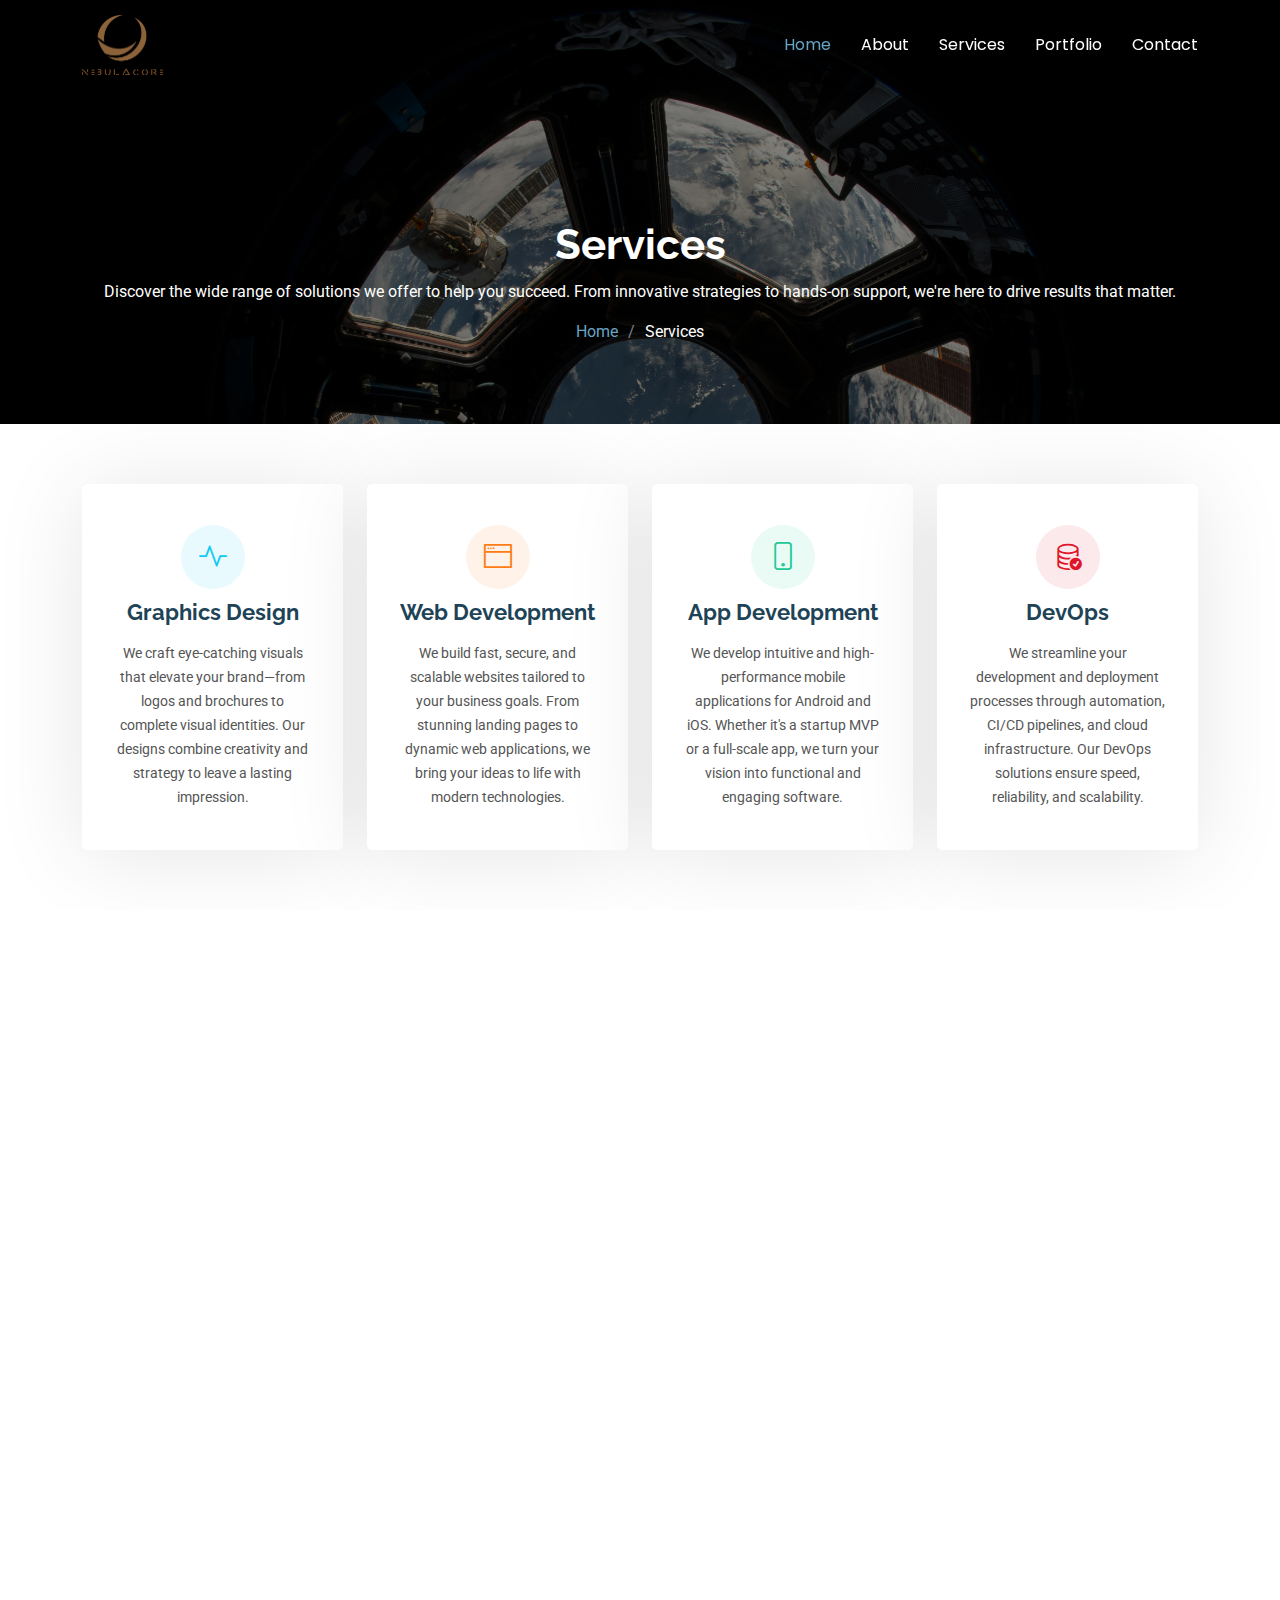
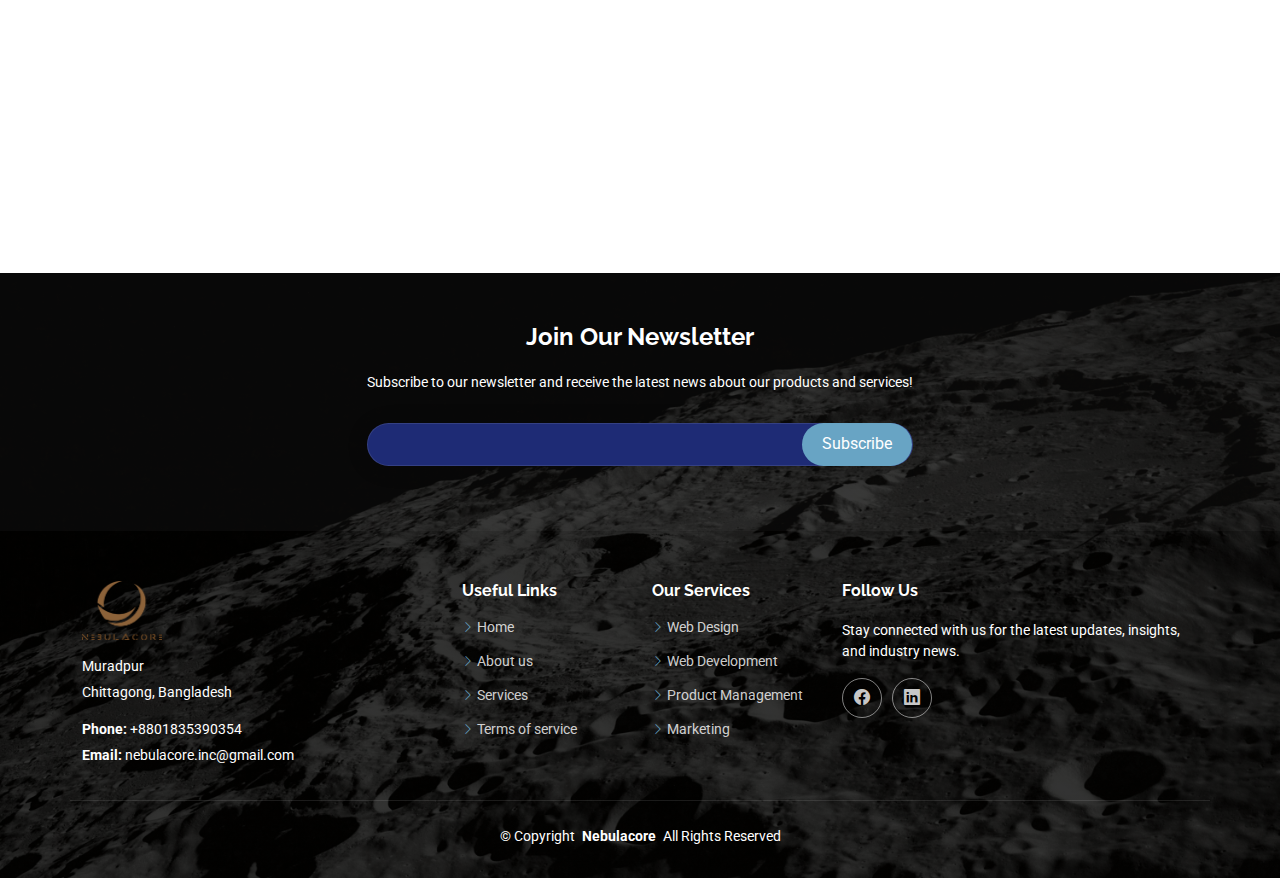
<file: services.html>
<!DOCTYPE html>
<html lang="en">

<head>
  <meta charset="utf-8">
  <meta content="width=device-width, initial-scale=1.0" name="viewport">
  <title>Nebulacore - Innovative Tech Solutions</title>
  <meta name="description" content="Nebulacore provides cutting-edge services in web development, app development, and DevOps solutions.">
  <meta name="keywords" content="">

  <!-- Favicons -->
  <link href="assets/img/favicon.ico" type="image/x-icon" rel="icon">
  <link href="assets/img/favicon.ico" rel="apple-touch-icon">

  <!-- Fonts -->
  <link href="https://fonts.googleapis.com" rel="preconnect">
  <link href="https://fonts.gstatic.com" rel="preconnect" crossorigin>
  <link href="https://fonts.googleapis.com/css2?family=Roboto:ital,wght@0,100;0,300;0,400;0,500;0,700;0,900;1,100;1,300;1,400;1,500;1,700;1,900&family=Poppins:ital,wght@0,100;0,200;0,300;0,400;0,500;0,600;0,700;0,800;0,900;1,100;1,200;1,300;1,400;1,500;1,600;1,700;1,800;1,900&family=Raleway:ital,wght@0,100;0,200;0,300;0,400;0,500;0,600;0,700;0,800;0,900;1,100;1,200;1,300;1,400;1,500;1,600;1,700;1,800;1,900&display=swap" rel="stylesheet">

  <!-- Vendor CSS Files -->
  <link href="assets/vendor/bootstrap/css/bootstrap.min.css" rel="stylesheet">
  <link href="assets/vendor/bootstrap-icons/bootstrap-icons.css" rel="stylesheet">
  <link href="assets/vendor/aos/aos.css" rel="stylesheet">
  <link href="assets/vendor/glightbox/css/glightbox.min.css" rel="stylesheet">
  <link href="assets/vendor/swiper/swiper-bundle.min.css" rel="stylesheet">

  <!-- Main CSS File -->
  <link href="assets/css/main.css" rel="stylesheet">

  <!-- =======================================================
  * Template Name: Moderna
  * Template URL: https://bootstrapmade.com/free-bootstrap-template-corporate-moderna/
  * Updated: Aug 07 2024 with Bootstrap v5.3.3
  * Author: BootstrapMade.com
  * License: https://bootstrapmade.com/license/
  ======================================================== -->
</head>

<body class="services-page">

  <header id="header" class="header d-flex align-items-center fixed-top">
    <div class="container-fluid container-xl position-relative d-flex align-items-center justify-content-between">

      <a href="index.html" class="logo d-flex align-items-center">
        <!-- Uncomment the line below if you also wish to use an image logo -->
        <img src="assets/img/nebulacore.png" alt="">
        <!-- <h1 class="sitename">Moderna</h1> -->
      </a>

      <nav id="navmenu" class="navmenu">
        <ul>
          <li><a href="index.html" class="active">Home</a></li>
          <li><a href="about.html">About</a></li>
          <li><a href="services.html">Services</a></li>
          <li><a href="portfolio.html">Portfolio</a></li>
          <!-- <li><a href="team.html">Team</a></li> -->
          <!-- <li><a href="blog.html">Blog</a></li> -->
          <!-- <li class="dropdown"><a href="#"><span>Dropdown</span> <i class="bi bi-chevron-down toggle-dropdown"></i></a>
            <ul>
              <li><a href="#">Dropdown 1</a></li>
              <li class="dropdown"><a href="#"><span>Deep Dropdown</span> <i class="bi bi-chevron-down toggle-dropdown"></i></a>
                <ul>
                  <li><a href="#">Deep Dropdown 1</a></li>
                  <li><a href="#">Deep Dropdown 2</a></li>
                  <li><a href="#">Deep Dropdown 3</a></li>
                  <li><a href="#">Deep Dropdown 4</a></li>
                  <li><a href="#">Deep Dropdown 5</a></li>
                </ul>
              </li>
              <li><a href="#">Dropdown 2</a></li>
              <li><a href="#">Dropdown 3</a></li>
              <li><a href="#">Dropdown 4</a></li>
            </ul>
          </li> -->
          <li><a href="contact.html">Contact</a></li>
        </ul>
        <i class="mobile-nav-toggle d-xl-none bi bi-list"></i>
      </nav>

    </div>
  </header>

  <main class="main">

    <!-- Page Title -->
    <div class="page-title dark-background">
      <div class="container position-relative">
        <h1>Services</h1>
        <p>Discover the wide range of solutions we offer to help you succeed. From innovative strategies to hands-on support, we're here to drive results that matter.</p>
        <nav class="breadcrumbs">
          <ol>
            <li><a href="index.html">Home</a></li>
            <li class="current">Services</li>
          </ol>
        </nav>
      </div>
    </div><!-- End Page Title -->

  <!-- Featured Services Section -->
  <section id="featured-services" class="featured-services section">

    <div class="container">

      <div class="row gy-4">

        <div class="col-lg-3 col-md-6" data-aos="fade-up" data-aos-delay="100">
          <div class="service-item item-cyan position-relative">
            <div class="icon">
              <i class="bi bi-activity"></i>
            </div>
            <a href="service-details.html" class="stretched-link">
              <h3>Graphics Design</h3>
            </a>
            <p>We craft eye-catching visuals that elevate your brand—from logos and brochures to complete visual identities. Our designs combine creativity and strategy to leave a lasting impression.</p>
          </div>
        </div><!-- End Service Item -->

        <div class="col-lg-3 col-md-6" data-aos="fade-up" data-aos-delay="200">
          <div class="service-item item-orange position-relative">
            <div class="icon">
              <i class="bi bi-window-fullscreen"></i>
            </div>
            <a href="service-details.html" class="stretched-link">
              <h3>Web Development</h3>
            </a>
            <p>We build fast, secure, and scalable websites tailored to your business goals. From stunning landing pages to dynamic web applications, we bring your ideas to life with modern technologies.</p>
          </div>
        </div><!-- End Service Item -->

        <div class="col-lg-3 col-md-6" data-aos="fade-up" data-aos-delay="300">
          <div class="service-item item-teal position-relative">
            <div class="icon">
              <i class="bi bi-phone"></i>
            </div>
            <a href="service-details.html" class="stretched-link">
              <h3>App Development</h3>
            </a>
            <p>We develop intuitive and high-performance mobile applications for Android and iOS. Whether it's a startup MVP or a full-scale app, we turn your vision into functional and engaging software.</p>
          </div>
        </div><!-- End Service Item -->

        <div class="col-lg-3 col-md-6" data-aos="fade-up" data-aos-delay="400">
          <div class="service-item item-red position-relative">
            <div class="icon">
              <i class="bi bi-database-check"></i>
            </div>
            <a href="service-details.html" class="stretched-link">
              <h3>DevOps</h3>
            </a>
            <p>We streamline your development and deployment processes through automation, CI/CD pipelines, and cloud infrastructure. Our DevOps solutions ensure speed, reliability, and scalability.</p>
            <a href="service-details.html" class="stretched-link"></a>
          </div>
        </div><!-- End Service Item -->
      </div>

    </div>

  </section><!-- /Featured Services Section -->

  <!-- Services Section -->
  <section id="services" class="services section">

    <div class="container" data-aos="fade-up" data-aos-delay="100">

      <div class="row gy-4">

        <div class="col-lg-6" data-aos="zoom-in" data-aos-delay="200">
          <div class="service-item position-relative">
            <div class="img">
              <img src="assets/img/services-1.jpg" class="img-fluid" alt="">
            </div>
            <div class="details">
              <a href="service-details.html" class="stretched-link">
                <h3>Custom Web Development</h3>
              </a>
              <p>We build responsive and scalable websites tailored to your business needs, ensuring high performance and user satisfaction.</p>
            </div>
          </div>
        </div><!-- End Service Item -->

        <div class="col-lg-6" data-aos="zoom-in" data-aos-delay="300">
          <div class="service-item position-relative">
            <div class="img">
              <img src="assets/img/services-2.jpg" class="img-fluid" alt="">
            </div>
            <div class="details">
              <a href="service-details.html" class="stretched-link">
                <h3>Mobile App Solutions</h3>
              </a>
              <p>From concept to launch, we design and develop intuitive mobile applications that engage users and drive results.</p>
            </div>
          </div>
        </div><!-- End Service Item -->

        <div class="col-lg-6" data-aos="zoom-in" data-aos-delay="400">
          <div class="service-item position-relative">
            <div class="img">
              <img src="assets/img/services-3.jpg" class="img-fluid" alt="">
            </div>
            <div class="details">
              <a href="service-details.html" class="stretched-link">
                <h3>E-commerce Integration</h3>
              </a>
              <p>Boost your online sales with secure and scalable e-commerce platforms fully integrated with your inventory and payment systems.</p>
            </div>
          </div>
        </div><!-- End Service Item -->

        <div class="col-lg-6" data-aos="zoom-in" data-aos-delay="500">
          <div class="service-item position-relative">
            <div class="img">
              <img src="assets/img/services-4.jpg" class="img-fluid" alt="">
            </div>
            <div class="details">
              <a href="service-details.html" class="stretched-link">
                <h3>Cloud & DevOps Services</h3>
              </a>
              <p>Accelerate your deployment cycles with reliable cloud infrastructure and DevOps best practices tailored to your workflow.</p>
            </div>
          </div>
        </div><!-- End Service Item -->

      </div>

    </div>

  </section><!-- /Services Section -->


    <!-- Pricing Section -->
    <!-- <section id="pricing" class="pricing section"> -->

      <!-- Section Title -->
      <!-- <div class="container section-title" data-aos="fade-up">
        <h2>Pricing</h2>
        <p>Necessitatibus eius consequatur ex aliquid fuga eum quidem sint consectetur velit</p>
      </div> -->
      <!-- End Section Title -->

      <!-- <div class="container">

        <div class="row g-4 g-lg-0">

          <div class="col-lg-4" data-aos="zoom-in" data-aos-delay="100">
            <div class="pricing-item">
              <h3>Free Plan</h3>
              <h4><sup>$</sup>0<span> / month</span></h4>
              <ul>
                <li><i class="bi bi-check"></i> <span>Quam adipiscing vitae proin</span></li>
                <li><i class="bi bi-check"></i> <span>Nec feugiat nisl pretium</span></li>
                <li><i class="bi bi-check"></i> <span>Nulla at volutpat diam uteera</span></li>
                <li class="na"><i class="bi bi-x"></i> <span>Pharetra massa massa ultricies</span></li>
                <li class="na"><i class="bi bi-x"></i> <span>Massa ultricies mi quis hendrerit</span></li>
              </ul>
              <div class="text-center"><a href="#" class="buy-btn">Buy Now</a></div>
            </div>
          </div> -->
          <!-- End Pricing Item -->

          <!-- <div class="col-lg-4 featured" data-aos="zoom-in" data-aos-delay="200">
            <div class="pricing-item">
              <h3>Business Plan</h3>
              <h4><sup>$</sup>29<span> / month</span></h4>
              <ul>
                <li><i class="bi bi-check"></i> <span>Quam adipiscing vitae proin</span></li>
                <li><i class="bi bi-check"></i> <span>Nec feugiat nisl pretium</span></li>
                <li><i class="bi bi-check"></i> <span>Nulla at volutpat diam uteera</span></li>
                <li><i class="bi bi-check"></i> <span>Pharetra massa massa ultricies</span></li>
                <li><i class="bi bi-check"></i> <span>Massa ultricies mi quis hendrerit</span></li>
              </ul>
              <div class="text-center"><a href="#" class="buy-btn">Buy Now</a></div>
            </div>
          </div> -->
          <!-- End Pricing Item -->

          <!-- <div class="col-lg-4" data-aos="zoom-in" data-aos-delay="100">
            <div class="pricing-item">
              <h3>Developer Plan</h3>
              <h4><sup>$</sup>49<span> / month</span></h4>
              <ul>
                <li><i class="bi bi-check"></i> <span>Quam adipiscing vitae proin</span></li>
                <li><i class="bi bi-check"></i> <span>Nec feugiat nisl pretium</span></li>
                <li><i class="bi bi-check"></i> <span>Nulla at volutpat diam uteera</span></li>
                <li><i class="bi bi-check"></i> <span>Pharetra massa massa ultricies</span></li>
                <li><i class="bi bi-check"></i> <span>Massa ultricies mi quis hendrerit</span></li>
              </ul>
              <div class="text-center"><a href="#" class="buy-btn">Buy Now</a></div>
            </div>
          </div> -->
          <!-- End Pricing Item -->
<!-- 
        </div>

      </div>

    </section> -->
    <!-- /Pricing Section -->

  </main>

  <footer id="footer" class="footer dark-background">

    <div class="footer-newsletter">
      <div class="container">
        <div class="row justify-content-center text-center">
          <div class="col-lg-6">
            <h4>Join Our Newsletter</h4>
            <p>Subscribe to our newsletter and receive the latest news about our products and services!</p>
            <form action="forms/newsletter.php" method="post" class="php-email-form">
              <div class="newsletter-form"><input type="email" name="email"><input type="submit" value="Subscribe"></div>
              <div class="loading">Loading</div>
              <div class="error-message"></div>
              <div class="sent-message">Your subscription request has been sent. Thank you!</div>
            </form>
          </div>
        </div>
      </div>
    </div>

    <div class="container footer-top">
      <div class="row gy-4">
        <div class="col-lg-4 col-md-6 footer-about">
          <a href="index.html" class="d-flex align-items-center">
            <!-- <span class="sitename">Nebulacore</span> -->
            <img src="assets/img/nebulacore.png" style="width: 80px;" alt="">
          </a>
          <div class="footer-contact pt-3">
            <p>Muradpur</p>
            <p>Chittagong, Bangladesh</p>
            <p class="mt-3"><strong>Phone:</strong> <span>+8801835390354</span></p>
            <p><strong>Email:</strong> <span>nebulacore.inc@gmail.com</span></p>
          </div>
        </div>

        <div class="col-lg-2 col-md-3 footer-links">
          <h4>Useful Links</h4>
          <ul>
            <li><i class="bi bi-chevron-right"></i> <a href="#">Home</a></li>
            <li><i class="bi bi-chevron-right"></i> <a href="#">About us</a></li>
            <li><i class="bi bi-chevron-right"></i> <a href="#">Services</a></li>
            <li><i class="bi bi-chevron-right"></i> <a href="#">Terms of service</a></li>
          </ul>
        </div>

        <div class="col-lg-2 col-md-3 footer-links">
          <h4>Our Services</h4>
          <ul>
            <li><i class="bi bi-chevron-right"></i> <a href="#">Web Design</a></li>
            <li><i class="bi bi-chevron-right"></i> <a href="#">Web Development</a></li>
            <li><i class="bi bi-chevron-right"></i> <a href="#">Product Management</a></li>
            <li><i class="bi bi-chevron-right"></i> <a href="#">Marketing</a></li>
          </ul>
        </div>

        <div class="col-lg-4 col-md-12">
          <h4>Follow Us</h4>
          <p>Stay connected with us for the latest updates, insights, and industry news.</p>
          <div class="social-links d-flex">
            <!-- <a href=""><i class="bi bi-twitter-x"></i></a> -->
            <a href="https://www.facebook.com/profile.php?id=61566755492027" target="_blank"><i class="bi bi-facebook"></i></a>
            <!-- <a href=""><i class="bi bi-instagram"></i></a> -->
            <a href="https://www.linkedin.com/company/nebulacore/" target="_blank"><i class="bi bi-linkedin"></i></a>
          </div>
        </div>

      </div>
    </div>

    <div class="container copyright text-center mt-4">
      <p>© <span>Copyright</span> <strong class="px-1 sitename">Nebulacore</strong> <span>All Rights Reserved</span></p>
      <div class="credits">
        <!-- All the links in the footer should remain intact. -->
        <!-- You can delete the links only if you've purchased the pro version. -->
        <!-- Licensing information: https://bootstrapmade.com/license/ -->
        <!-- Purchase the pro version with working PHP/AJAX contact form: [buy-url] -->
        <!-- Designed by <a href="https://bootstrapmade.com/">BootstrapMade</a> -->
      </div>
    </div>

  </footer>

  <!-- Scroll Top -->
  <a href="#" id="scroll-top" class="scroll-top d-flex align-items-center justify-content-center"><i class="bi bi-arrow-up-short"></i></a>

  <!-- Preloader -->
  <div id="preloader"></div>

  <!-- Vendor JS Files -->
  <script src="assets/vendor/bootstrap/js/bootstrap.bundle.min.js"></script>
  <script src="assets/vendor/php-email-form/validate.js"></script>
  <script src="assets/vendor/aos/aos.js"></script>
  <script src="assets/vendor/glightbox/js/glightbox.min.js"></script>
  <script src="assets/vendor/purecounter/purecounter_vanilla.js"></script>
  <script src="assets/vendor/swiper/swiper-bundle.min.js"></script>
  <script src="assets/vendor/waypoints/noframework.waypoints.js"></script>
  <script src="assets/vendor/imagesloaded/imagesloaded.pkgd.min.js"></script>
  <script src="assets/vendor/isotope-layout/isotope.pkgd.min.js"></script>

  <!-- Main JS File -->
  <script src="assets/js/main.js"></script>

</body>

</html>
</file>
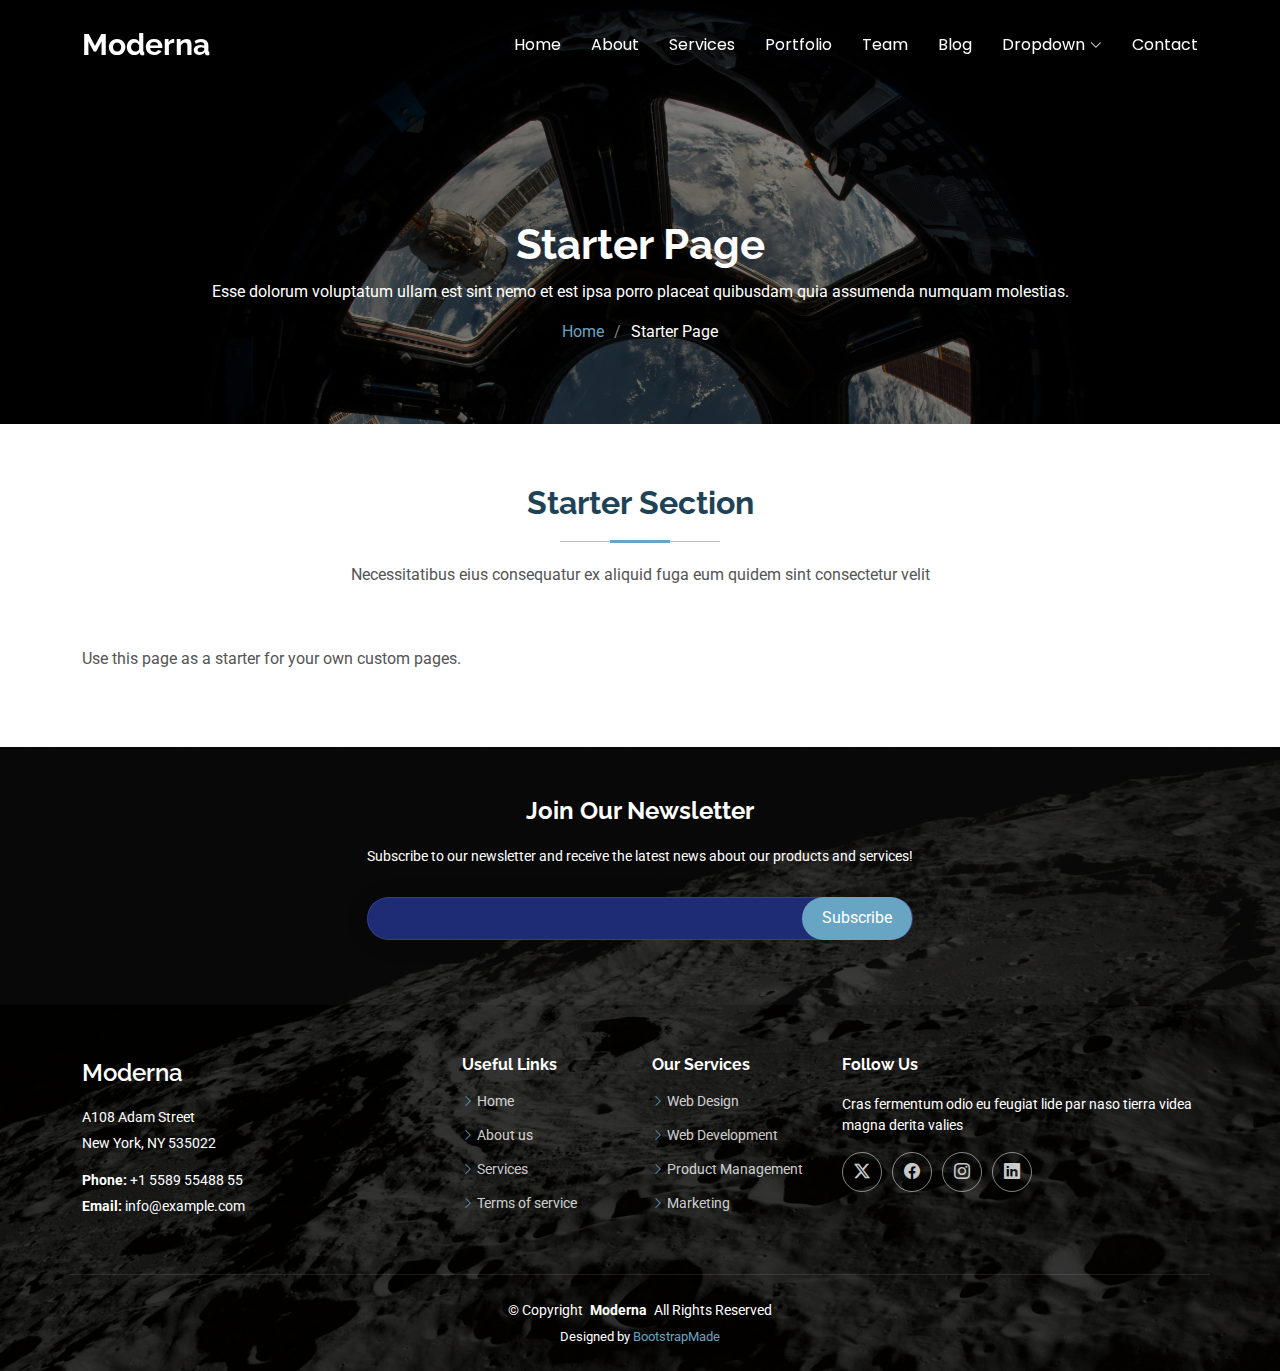
<file: starter-page.html>
<!DOCTYPE html>
<html lang="en">

<head>
  <meta charset="utf-8">
  <meta content="width=device-width, initial-scale=1.0" name="viewport">
  <title>Starter Page - Moderna Bootstrap Template</title>
  <meta name="description" content="">
  <meta name="keywords" content="">

  <!-- Favicons -->
  <link href="assets/img/favicon.png" rel="icon">
  <link href="assets/img/apple-touch-icon.png" rel="apple-touch-icon">

  <!-- Fonts -->
  <link href="https://fonts.googleapis.com" rel="preconnect">
  <link href="https://fonts.gstatic.com" rel="preconnect" crossorigin>
  <link href="https://fonts.googleapis.com/css2?family=Roboto:ital,wght@0,100;0,300;0,400;0,500;0,700;0,900;1,100;1,300;1,400;1,500;1,700;1,900&family=Poppins:ital,wght@0,100;0,200;0,300;0,400;0,500;0,600;0,700;0,800;0,900;1,100;1,200;1,300;1,400;1,500;1,600;1,700;1,800;1,900&family=Raleway:ital,wght@0,100;0,200;0,300;0,400;0,500;0,600;0,700;0,800;0,900;1,100;1,200;1,300;1,400;1,500;1,600;1,700;1,800;1,900&display=swap" rel="stylesheet">

  <!-- Vendor CSS Files -->
  <link href="assets/vendor/bootstrap/css/bootstrap.min.css" rel="stylesheet">
  <link href="assets/vendor/bootstrap-icons/bootstrap-icons.css" rel="stylesheet">
  <link href="assets/vendor/aos/aos.css" rel="stylesheet">
  <link href="assets/vendor/glightbox/css/glightbox.min.css" rel="stylesheet">
  <link href="assets/vendor/swiper/swiper-bundle.min.css" rel="stylesheet">

  <!-- Main CSS File -->
  <link href="assets/css/main.css" rel="stylesheet">

  <!-- =======================================================
  * Template Name: Moderna
  * Template URL: https://bootstrapmade.com/free-bootstrap-template-corporate-moderna/
  * Updated: Aug 07 2024 with Bootstrap v5.3.3
  * Author: BootstrapMade.com
  * License: https://bootstrapmade.com/license/
  ======================================================== -->
</head>

<body class="starter-page-page">

  <header id="header" class="header d-flex align-items-center fixed-top">
    <div class="container-fluid container-xl position-relative d-flex align-items-center justify-content-between">

      <a href="index.html" class="logo d-flex align-items-center">
        <!-- Uncomment the line below if you also wish to use an image logo -->
        <!-- <img src="assets/img/logo.png" alt=""> -->
        <h1 class="sitename">Moderna</h1>
      </a>

      <nav id="navmenu" class="navmenu">
        <ul>
          <li><a href="index.html">Home</a></li>
          <li><a href="about.html">About</a></li>
          <li><a href="services.html">Services</a></li>
          <li><a href="portfolio.html">Portfolio</a></li>
          <li><a href="team.html">Team</a></li>
          <li><a href="blog.html">Blog</a></li>
          <li class="dropdown"><a href="#"><span>Dropdown</span> <i class="bi bi-chevron-down toggle-dropdown"></i></a>
            <ul>
              <li><a href="#">Dropdown 1</a></li>
              <li class="dropdown"><a href="#"><span>Deep Dropdown</span> <i class="bi bi-chevron-down toggle-dropdown"></i></a>
                <ul>
                  <li><a href="#">Deep Dropdown 1</a></li>
                  <li><a href="#">Deep Dropdown 2</a></li>
                  <li><a href="#">Deep Dropdown 3</a></li>
                  <li><a href="#">Deep Dropdown 4</a></li>
                  <li><a href="#">Deep Dropdown 5</a></li>
                </ul>
              </li>
              <li><a href="#">Dropdown 2</a></li>
              <li><a href="#">Dropdown 3</a></li>
              <li><a href="#">Dropdown 4</a></li>
            </ul>
          </li>
          <li><a href="contact.html">Contact</a></li>
        </ul>
        <i class="mobile-nav-toggle d-xl-none bi bi-list"></i>
      </nav>

    </div>
  </header>

  <main class="main">

    <!-- Page Title -->
    <div class="page-title dark-background">
      <div class="container position-relative">
        <h1>Starter Page</h1>
        <p>Esse dolorum voluptatum ullam est sint nemo et est ipsa porro placeat quibusdam quia assumenda numquam molestias.</p>
        <nav class="breadcrumbs">
          <ol>
            <li><a href="index.html">Home</a></li>
            <li class="current">Starter Page</li>
          </ol>
        </nav>
      </div>
    </div><!-- End Page Title -->

    <!-- Starter Section Section -->
    <section id="starter-section" class="starter-section section">

      <!-- Section Title -->
      <div class="container section-title" data-aos="fade-up">
        <h2>Starter Section</h2>
        <p>Necessitatibus eius consequatur ex aliquid fuga eum quidem sint consectetur velit</p>
      </div><!-- End Section Title -->

      <div class="container" data-aos="fade-up">
        <p>Use this page as a starter for your own custom pages.</p>
      </div>

    </section><!-- /Starter Section Section -->

  </main>

  <footer id="footer" class="footer dark-background">

    <div class="footer-newsletter">
      <div class="container">
        <div class="row justify-content-center text-center">
          <div class="col-lg-6">
            <h4>Join Our Newsletter</h4>
            <p>Subscribe to our newsletter and receive the latest news about our products and services!</p>
            <form action="forms/newsletter.php" method="post" class="php-email-form">
              <div class="newsletter-form"><input type="email" name="email"><input type="submit" value="Subscribe"></div>
              <div class="loading">Loading</div>
              <div class="error-message"></div>
              <div class="sent-message">Your subscription request has been sent. Thank you!</div>
            </form>
          </div>
        </div>
      </div>
    </div>

    <div class="container footer-top">
      <div class="row gy-4">
        <div class="col-lg-4 col-md-6 footer-about">
          <a href="index.html" class="d-flex align-items-center">
            <span class="sitename">Moderna</span>
          </a>
          <div class="footer-contact pt-3">
            <p>A108 Adam Street</p>
            <p>New York, NY 535022</p>
            <p class="mt-3"><strong>Phone:</strong> <span>+1 5589 55488 55</span></p>
            <p><strong>Email:</strong> <span>info@example.com</span></p>
          </div>
        </div>

        <div class="col-lg-2 col-md-3 footer-links">
          <h4>Useful Links</h4>
          <ul>
            <li><i class="bi bi-chevron-right"></i> <a href="#">Home</a></li>
            <li><i class="bi bi-chevron-right"></i> <a href="#">About us</a></li>
            <li><i class="bi bi-chevron-right"></i> <a href="#">Services</a></li>
            <li><i class="bi bi-chevron-right"></i> <a href="#">Terms of service</a></li>
          </ul>
        </div>

        <div class="col-lg-2 col-md-3 footer-links">
          <h4>Our Services</h4>
          <ul>
            <li><i class="bi bi-chevron-right"></i> <a href="#">Web Design</a></li>
            <li><i class="bi bi-chevron-right"></i> <a href="#">Web Development</a></li>
            <li><i class="bi bi-chevron-right"></i> <a href="#">Product Management</a></li>
            <li><i class="bi bi-chevron-right"></i> <a href="#">Marketing</a></li>
          </ul>
        </div>

        <div class="col-lg-4 col-md-12">
          <h4>Follow Us</h4>
          <p>Cras fermentum odio eu feugiat lide par naso tierra videa magna derita valies</p>
          <div class="social-links d-flex">
            <a href=""><i class="bi bi-twitter-x"></i></a>
            <a href=""><i class="bi bi-facebook"></i></a>
            <a href=""><i class="bi bi-instagram"></i></a>
            <a href=""><i class="bi bi-linkedin"></i></a>
          </div>
        </div>

      </div>
    </div>

    <div class="container copyright text-center mt-4">
      <p>© <span>Copyright</span> <strong class="px-1 sitename">Moderna</strong> <span>All Rights Reserved</span></p>
      <div class="credits">
        <!-- All the links in the footer should remain intact. -->
        <!-- You can delete the links only if you've purchased the pro version. -->
        <!-- Licensing information: https://bootstrapmade.com/license/ -->
        <!-- Purchase the pro version with working PHP/AJAX contact form: [buy-url] -->
        Designed by <a href="https://bootstrapmade.com/">BootstrapMade</a>
      </div>
    </div>

  </footer>

  <!-- Scroll Top -->
  <a href="#" id="scroll-top" class="scroll-top d-flex align-items-center justify-content-center"><i class="bi bi-arrow-up-short"></i></a>

  <!-- Preloader -->
  <div id="preloader"></div>

  <!-- Vendor JS Files -->
  <script src="assets/vendor/bootstrap/js/bootstrap.bundle.min.js"></script>
  <script src="assets/vendor/php-email-form/validate.js"></script>
  <script src="assets/vendor/aos/aos.js"></script>
  <script src="assets/vendor/glightbox/js/glightbox.min.js"></script>
  <script src="assets/vendor/purecounter/purecounter_vanilla.js"></script>
  <script src="assets/vendor/swiper/swiper-bundle.min.js"></script>
  <script src="assets/vendor/waypoints/noframework.waypoints.js"></script>
  <script src="assets/vendor/imagesloaded/imagesloaded.pkgd.min.js"></script>
  <script src="assets/vendor/isotope-layout/isotope.pkgd.min.js"></script>

  <!-- Main JS File -->
  <script src="assets/js/main.js"></script>

</body>

</html>
</file>
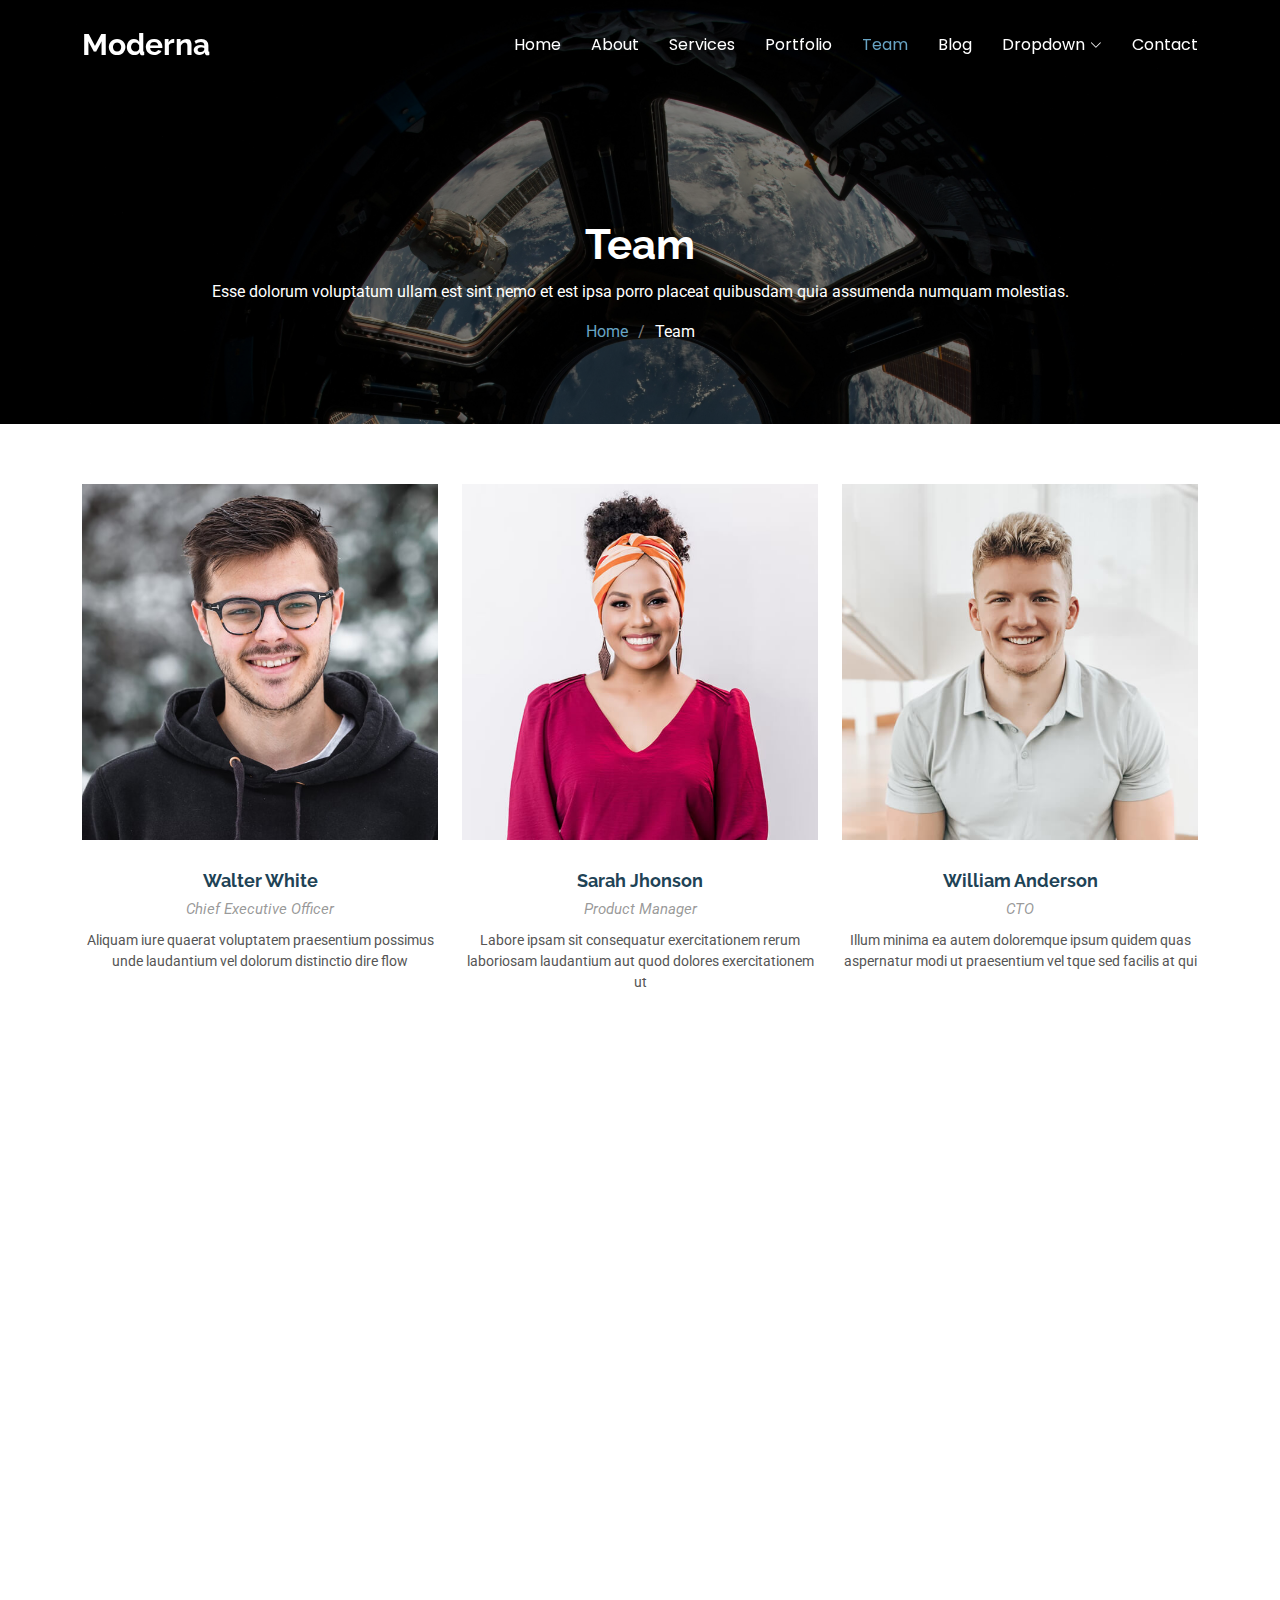
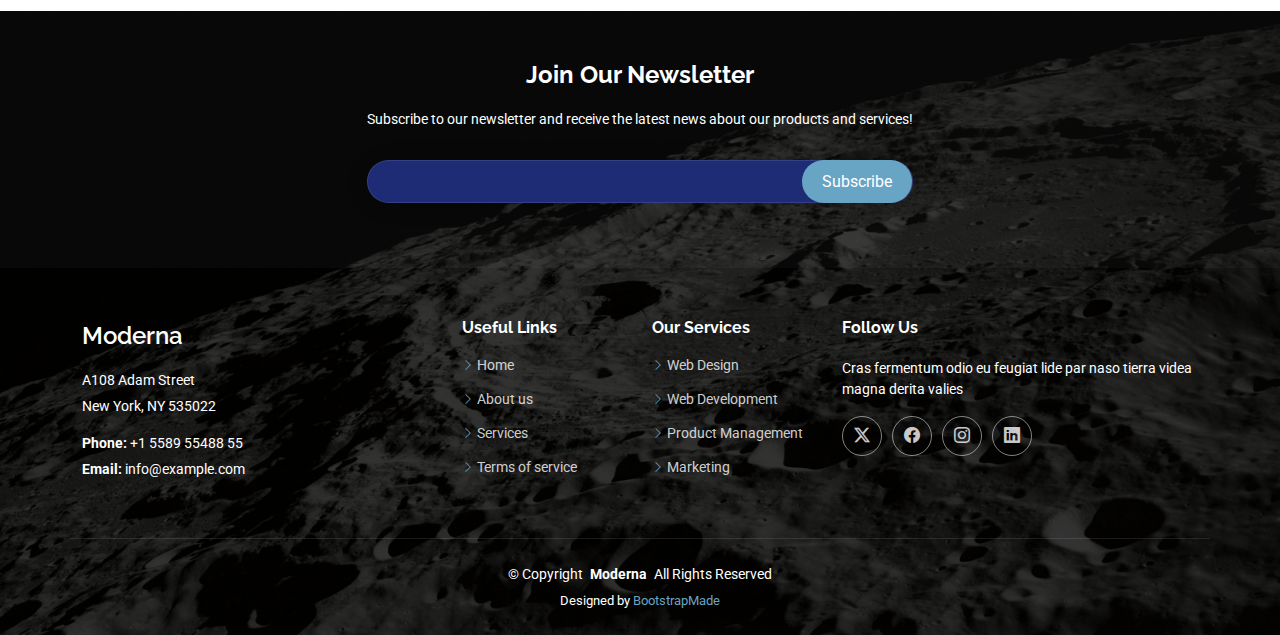
<file: team.html>
<!DOCTYPE html>
<html lang="en">

<head>
  <meta charset="utf-8">
  <meta content="width=device-width, initial-scale=1.0" name="viewport">
  <title>Team - Moderna Bootstrap Template</title>
  <meta name="description" content="">
  <meta name="keywords" content="">

  <!-- Favicons -->
  <link href="assets/img/favicon.png" rel="icon">
  <link href="assets/img/apple-touch-icon.png" rel="apple-touch-icon">

  <!-- Fonts -->
  <link href="https://fonts.googleapis.com" rel="preconnect">
  <link href="https://fonts.gstatic.com" rel="preconnect" crossorigin>
  <link href="https://fonts.googleapis.com/css2?family=Roboto:ital,wght@0,100;0,300;0,400;0,500;0,700;0,900;1,100;1,300;1,400;1,500;1,700;1,900&family=Poppins:ital,wght@0,100;0,200;0,300;0,400;0,500;0,600;0,700;0,800;0,900;1,100;1,200;1,300;1,400;1,500;1,600;1,700;1,800;1,900&family=Raleway:ital,wght@0,100;0,200;0,300;0,400;0,500;0,600;0,700;0,800;0,900;1,100;1,200;1,300;1,400;1,500;1,600;1,700;1,800;1,900&display=swap" rel="stylesheet">

  <!-- Vendor CSS Files -->
  <link href="assets/vendor/bootstrap/css/bootstrap.min.css" rel="stylesheet">
  <link href="assets/vendor/bootstrap-icons/bootstrap-icons.css" rel="stylesheet">
  <link href="assets/vendor/aos/aos.css" rel="stylesheet">
  <link href="assets/vendor/glightbox/css/glightbox.min.css" rel="stylesheet">
  <link href="assets/vendor/swiper/swiper-bundle.min.css" rel="stylesheet">

  <!-- Main CSS File -->
  <link href="assets/css/main.css" rel="stylesheet">

  <!-- =======================================================
  * Template Name: Moderna
  * Template URL: https://bootstrapmade.com/free-bootstrap-template-corporate-moderna/
  * Updated: Aug 07 2024 with Bootstrap v5.3.3
  * Author: BootstrapMade.com
  * License: https://bootstrapmade.com/license/
  ======================================================== -->
</head>

<body class="team-page">

  <header id="header" class="header d-flex align-items-center fixed-top">
    <div class="container-fluid container-xl position-relative d-flex align-items-center justify-content-between">

      <a href="index.html" class="logo d-flex align-items-center">
        <!-- Uncomment the line below if you also wish to use an image logo -->
        <!-- <img src="assets/img/logo.png" alt=""> -->
        <h1 class="sitename">Moderna</h1>
      </a>

      <nav id="navmenu" class="navmenu">
        <ul>
          <li><a href="index.html">Home</a></li>
          <li><a href="about.html">About</a></li>
          <li><a href="services.html">Services</a></li>
          <li><a href="portfolio.html">Portfolio</a></li>
          <li><a href="team.html" class="active">Team</a></li>
          <li><a href="blog.html">Blog</a></li>
          <li class="dropdown"><a href="#"><span>Dropdown</span> <i class="bi bi-chevron-down toggle-dropdown"></i></a>
            <ul>
              <li><a href="#">Dropdown 1</a></li>
              <li class="dropdown"><a href="#"><span>Deep Dropdown</span> <i class="bi bi-chevron-down toggle-dropdown"></i></a>
                <ul>
                  <li><a href="#">Deep Dropdown 1</a></li>
                  <li><a href="#">Deep Dropdown 2</a></li>
                  <li><a href="#">Deep Dropdown 3</a></li>
                  <li><a href="#">Deep Dropdown 4</a></li>
                  <li><a href="#">Deep Dropdown 5</a></li>
                </ul>
              </li>
              <li><a href="#">Dropdown 2</a></li>
              <li><a href="#">Dropdown 3</a></li>
              <li><a href="#">Dropdown 4</a></li>
            </ul>
          </li>
          <li><a href="contact.html">Contact</a></li>
        </ul>
        <i class="mobile-nav-toggle d-xl-none bi bi-list"></i>
      </nav>

    </div>
  </header>

  <main class="main">

    <!-- Page Title -->
    <div class="page-title dark-background">
      <div class="container position-relative">
        <h1>Team</h1>
        <p>Esse dolorum voluptatum ullam est sint nemo et est ipsa porro placeat quibusdam quia assumenda numquam molestias.</p>
        <nav class="breadcrumbs">
          <ol>
            <li><a href="index.html">Home</a></li>
            <li class="current">Team</li>
          </ol>
        </nav>
      </div>
    </div><!-- End Page Title -->

    <!-- Team Section -->
    <section id="team" class="team section">

      <div class="container">

        <div class="row gy-5">

          <div class="col-lg-4 col-md-6 member" data-aos="fade-up" data-aos-delay="100">
            <div class="member-img">
              <img src="assets/img/team/team-1.jpg" class="img-fluid" alt="">
              <div class="social">
                <a href="#"><i class="bi bi-twitter-x"></i></a>
                <a href="#"><i class="bi bi-facebook"></i></a>
                <a href="#"><i class="bi bi-instagram"></i></a>
                <a href="#"><i class="bi bi-linkedin"></i></a>
              </div>
            </div>
            <div class="member-info text-center">
              <h4>Walter White</h4>
              <span>Chief Executive Officer</span>
              <p>Aliquam iure quaerat voluptatem praesentium possimus unde laudantium vel dolorum distinctio dire flow</p>
            </div>
          </div><!-- End Team Member -->

          <div class="col-lg-4 col-md-6 member" data-aos="fade-up" data-aos-delay="200">
            <div class="member-img">
              <img src="assets/img/team/team-2.jpg" class="img-fluid" alt="">
              <div class="social">
                <a href="#"><i class="bi bi-twitter-x"></i></a>
                <a href="#"><i class="bi bi-facebook"></i></a>
                <a href="#"><i class="bi bi-instagram"></i></a>
                <a href="#"><i class="bi bi-linkedin"></i></a>
              </div>
            </div>
            <div class="member-info text-center">
              <h4>Sarah Jhonson</h4>
              <span>Product Manager</span>
              <p>Labore ipsam sit consequatur exercitationem rerum laboriosam laudantium aut quod dolores exercitationem ut</p>
            </div>
          </div><!-- End Team Member -->

          <div class="col-lg-4 col-md-6 member" data-aos="fade-up" data-aos-delay="300">
            <div class="member-img">
              <img src="assets/img/team/team-3.jpg" class="img-fluid" alt="">
              <div class="social">
                <a href="#"><i class="bi bi-twitter-x"></i></a>
                <a href="#"><i class="bi bi-facebook"></i></a>
                <a href="#"><i class="bi bi-instagram"></i></a>
                <a href="#"><i class="bi bi-linkedin"></i></a>
              </div>
            </div>
            <div class="member-info text-center">
              <h4>William Anderson</h4>
              <span>CTO</span>
              <p>Illum minima ea autem doloremque ipsum quidem quas aspernatur modi ut praesentium vel tque sed facilis at qui</p>
            </div>
          </div><!-- End Team Member -->

          <div class="col-lg-4 col-md-6 member" data-aos="fade-up" data-aos-delay="400">
            <div class="member-img">
              <img src="assets/img/team/team-4.jpg" class="img-fluid" alt="">
              <div class="social">
                <a href="#"><i class="bi bi-twitter-x"></i></a>
                <a href="#"><i class="bi bi-facebook"></i></a>
                <a href="#"><i class="bi bi-instagram"></i></a>
                <a href="#"><i class="bi bi-linkedin"></i></a>
              </div>
            </div>
            <div class="member-info text-center">
              <h4>Amanda Jepson</h4>
              <span>Accountant</span>
              <p>Magni voluptatem accusamus assumenda cum nisi aut qui dolorem voluptate sed et veniam quasi quam consectetur</p>
            </div>
          </div><!-- End Team Member -->

          <div class="col-lg-4 col-md-6 member" data-aos="fade-up" data-aos-delay="500">
            <div class="member-img">
              <img src="assets/img/team/team-5.jpg" class="img-fluid" alt="">
              <div class="social">
                <a href="#"><i class="bi bi-twitter-x"></i></a>
                <a href="#"><i class="bi bi-facebook"></i></a>
                <a href="#"><i class="bi bi-instagram"></i></a>
                <a href="#"><i class="bi bi-linkedin"></i></a>
              </div>
            </div>
            <div class="member-info text-center">
              <h4>Brian Doe</h4>
              <span>Marketing</span>
              <p>Qui consequuntur quos accusamus magnam quo est molestiae eius laboriosam sunt doloribus quia impedit laborum velit</p>
            </div>
          </div><!-- End Team Member -->

          <div class="col-lg-4 col-md-6 member" data-aos="fade-up" data-aos-delay="600">
            <div class="member-img">
              <img src="assets/img/team/team-6.jpg" class="img-fluid" alt="">
              <div class="social">
                <a href="#"><i class="bi bi-twitter-x"></i></a>
                <a href="#"><i class="bi bi-facebook"></i></a>
                <a href="#"><i class="bi bi-instagram"></i></a>
                <a href="#"><i class="bi bi-linkedin"></i></a>
              </div>
            </div>
            <div class="member-info text-center">
              <h4>Josepha Palas</h4>
              <span>Operation</span>
              <p>Sint sint eveniet explicabo amet consequatur nesciunt error enim rerum earum et omnis fugit eligendi cupiditate vel</p>
            </div>
          </div><!-- End Team Member -->

        </div>

      </div>

    </section><!-- /Team Section -->

  </main>

  <footer id="footer" class="footer dark-background">

    <div class="footer-newsletter">
      <div class="container">
        <div class="row justify-content-center text-center">
          <div class="col-lg-6">
            <h4>Join Our Newsletter</h4>
            <p>Subscribe to our newsletter and receive the latest news about our products and services!</p>
            <form action="forms/newsletter.php" method="post" class="php-email-form">
              <div class="newsletter-form"><input type="email" name="email"><input type="submit" value="Subscribe"></div>
              <div class="loading">Loading</div>
              <div class="error-message"></div>
              <div class="sent-message">Your subscription request has been sent. Thank you!</div>
            </form>
          </div>
        </div>
      </div>
    </div>

    <div class="container footer-top">
      <div class="row gy-4">
        <div class="col-lg-4 col-md-6 footer-about">
          <a href="index.html" class="d-flex align-items-center">
            <span class="sitename">Moderna</span>
          </a>
          <div class="footer-contact pt-3">
            <p>A108 Adam Street</p>
            <p>New York, NY 535022</p>
            <p class="mt-3"><strong>Phone:</strong> <span>+1 5589 55488 55</span></p>
            <p><strong>Email:</strong> <span>info@example.com</span></p>
          </div>
        </div>

        <div class="col-lg-2 col-md-3 footer-links">
          <h4>Useful Links</h4>
          <ul>
            <li><i class="bi bi-chevron-right"></i> <a href="#">Home</a></li>
            <li><i class="bi bi-chevron-right"></i> <a href="#">About us</a></li>
            <li><i class="bi bi-chevron-right"></i> <a href="#">Services</a></li>
            <li><i class="bi bi-chevron-right"></i> <a href="#">Terms of service</a></li>
          </ul>
        </div>

        <div class="col-lg-2 col-md-3 footer-links">
          <h4>Our Services</h4>
          <ul>
            <li><i class="bi bi-chevron-right"></i> <a href="#">Web Design</a></li>
            <li><i class="bi bi-chevron-right"></i> <a href="#">Web Development</a></li>
            <li><i class="bi bi-chevron-right"></i> <a href="#">Product Management</a></li>
            <li><i class="bi bi-chevron-right"></i> <a href="#">Marketing</a></li>
          </ul>
        </div>

        <div class="col-lg-4 col-md-12">
          <h4>Follow Us</h4>
          <p>Cras fermentum odio eu feugiat lide par naso tierra videa magna derita valies</p>
          <div class="social-links d-flex">
            <a href=""><i class="bi bi-twitter-x"></i></a>
            <a href=""><i class="bi bi-facebook"></i></a>
            <a href=""><i class="bi bi-instagram"></i></a>
            <a href=""><i class="bi bi-linkedin"></i></a>
          </div>
        </div>

      </div>
    </div>

    <div class="container copyright text-center mt-4">
      <p>© <span>Copyright</span> <strong class="px-1 sitename">Moderna</strong> <span>All Rights Reserved</span></p>
      <div class="credits">
        <!-- All the links in the footer should remain intact. -->
        <!-- You can delete the links only if you've purchased the pro version. -->
        <!-- Licensing information: https://bootstrapmade.com/license/ -->
        <!-- Purchase the pro version with working PHP/AJAX contact form: [buy-url] -->
        Designed by <a href="https://bootstrapmade.com/">BootstrapMade</a>
      </div>
    </div>

  </footer>

  <!-- Scroll Top -->
  <a href="#" id="scroll-top" class="scroll-top d-flex align-items-center justify-content-center"><i class="bi bi-arrow-up-short"></i></a>

  <!-- Preloader -->
  <div id="preloader"></div>

  <!-- Vendor JS Files -->
  <script src="assets/vendor/bootstrap/js/bootstrap.bundle.min.js"></script>
  <script src="assets/vendor/php-email-form/validate.js"></script>
  <script src="assets/vendor/aos/aos.js"></script>
  <script src="assets/vendor/glightbox/js/glightbox.min.js"></script>
  <script src="assets/vendor/purecounter/purecounter_vanilla.js"></script>
  <script src="assets/vendor/swiper/swiper-bundle.min.js"></script>
  <script src="assets/vendor/waypoints/noframework.waypoints.js"></script>
  <script src="assets/vendor/imagesloaded/imagesloaded.pkgd.min.js"></script>
  <script src="assets/vendor/isotope-layout/isotope.pkgd.min.js"></script>

  <!-- Main JS File -->
  <script src="assets/js/main.js"></script>

</body>

</html>
</file>
<file: assets/css/main.css>
/**
* Template Name: Moderna
* Template URL: https://bootstrapmade.com/free-bootstrap-template-corporate-moderna/
* Updated: Aug 07 2024 with Bootstrap v5.3.3
* Author: BootstrapMade.com
* License: https://bootstrapmade.com/license/
*/

/*--------------------------------------------------------------
# Font & Color Variables
# Help: https://bootstrapmade.com/color-system/
--------------------------------------------------------------*/
/* Fonts */
:root {
  --default-font: "Roboto",  system-ui, -apple-system, "Segoe UI", Roboto, "Helvetica Neue", Arial, "Noto Sans", "Liberation Sans", sans-serif, "Apple Color Emoji", "Segoe UI Emoji", "Segoe UI Symbol", "Noto Color Emoji";
  --heading-font: "Raleway",  sans-serif;
  --nav-font: "Poppins",  sans-serif;
}

/* Global Colors - The following color variables are used throughout the website. Updating them here will change the color scheme of the entire website */
:root { 
  --background-color: #00000; /* Background color for the entire website, including individual sections */
  --default-color: #555555; /* Default color used for the majority of the text content across the entire website */
  --heading-color: #1e4356; /* Color for headings, subheadings and title throughout the website */
  --accent-color: #68a4c4; /* Accent color that represents your brand on the website. It's used for buttons, links, and other elements that need to stand out */
  --surface-color: #ffffff; /* The surface color is used as a background of boxed elements within sections, such as cards, icon boxes, or other elements that require a visual separation from the global background. */
  --contrast-color: #ffffff; /* Contrast color for text, ensuring readability against backgrounds of accent, heading, or default colors. */
}

/* Nav Menu Colors - The following color variables are used specifically for the navigation menu. They are separate from the global colors to allow for more customization options */
:root {
  --nav-color: #ffffff;  /* The default color of the main navmenu links */
  --nav-hover-color: #68a4c4; /* Applied to main navmenu links when they are hovered over or active */
  --nav-mobile-background-color: #ffffff; /* Used as the background color for mobile navigation menu */
  --nav-dropdown-background-color: #ffffff; /* Used as the background color for dropdown items that appear when hovering over primary navigation items */
  --nav-dropdown-color: #555555; /* Used for navigation links of the dropdown items in the navigation menu. */
  --nav-dropdown-hover-color: #68a4c4; /* Similar to --nav-hover-color, this color is applied to dropdown navigation links when they are hovered over. */
}

/* Color Presets - These classes override global colors when applied to any section or element, providing reuse of the sam color scheme. */

.light-background {
  --background-color: #f4f8fb;
  --surface-color: #ffffff;
}

.dark-background {
  --background-color: #000000;
  --default-color: #ffffff;
  --heading-color: #ffffff;
  --surface-color: #1e2b75;
  --contrast-color: #ffffff;
}

/* Smooth scroll */
:root {
  scroll-behavior: smooth;
}

/*--------------------------------------------------------------
# General Styling & Shared Classes
--------------------------------------------------------------*/
body {
  color: var(--default-color);
  background-color: var(--background-color);
  font-family: var(--default-font);
}

a {
  color: var(--accent-color);
  text-decoration: none;
  transition: 0.3s;
}

a:hover {
  color: color-mix(in srgb, var(--accent-color), transparent 25%);
  text-decoration: none;
}

h1,
h2,
h3,
h4,
h5,
h6 {
  color: var(--heading-color);
  font-family: var(--heading-font);
}

/* PHP Email Form Messages
------------------------------*/
.php-email-form .error-message {
  display: none;
  background: #df1529;
  color: #ffffff;
  text-align: left;
  padding: 15px;
  margin-bottom: 24px;
  font-weight: 600;
}

.php-email-form .sent-message {
  display: none;
  color: #ffffff;
  background: #059652;
  text-align: center;
  padding: 15px;
  margin-bottom: 24px;
  font-weight: 600;
}

.php-email-form .loading {
  display: none;
  background: var(--surface-color);
  text-align: center;
  padding: 15px;
  margin-bottom: 24px;
}

.php-email-form .loading:before {
  content: "";
  display: inline-block;
  border-radius: 50%;
  width: 24px;
  height: 24px;
  margin: 0 10px -6px 0;
  border: 3px solid var(--accent-color);
  border-top-color: var(--surface-color);
  animation: php-email-form-loading 1s linear infinite;
}

@keyframes php-email-form-loading {
  0% {
    transform: rotate(0deg);
  }

  100% {
    transform: rotate(360deg);
  }
}

/* Pulsating Play Button
------------------------------*/
.pulsating-play-btn {
  width: 94px;
  height: 94px;
  background: radial-gradient(var(--accent-color) 50%, color-mix(in srgb, var(--accent-color), transparent 75%) 52%);
  border-radius: 50%;
  display: block;
  position: relative;
  overflow: hidden;
}

.pulsating-play-btn:before {
  content: "";
  position: absolute;
  width: 120px;
  height: 120px;
  animation-delay: 0s;
  animation: pulsate-play-btn 2s;
  animation-direction: forwards;
  animation-iteration-count: infinite;
  animation-timing-function: steps;
  opacity: 1;
  border-radius: 50%;
  border: 5px solid color-mix(in srgb, var(--accent-color), transparent 30%);
  top: -15%;
  left: -15%;
  background: rgba(198, 16, 0, 0);
}

.pulsating-play-btn:after {
  content: "";
  position: absolute;
  left: 50%;
  top: 50%;
  transform: translateX(-40%) translateY(-50%);
  width: 0;
  height: 0;
  border-top: 10px solid transparent;
  border-bottom: 10px solid transparent;
  border-left: 15px solid #fff;
  z-index: 100;
  transition: all 400ms cubic-bezier(0.55, 0.055, 0.675, 0.19);
}

.pulsating-play-btn:hover:before {
  content: "";
  position: absolute;
  left: 50%;
  top: 50%;
  transform: translateX(-40%) translateY(-50%);
  width: 0;
  height: 0;
  border: none;
  border-top: 10px solid transparent;
  border-bottom: 10px solid transparent;
  border-left: 15px solid #fff;
  z-index: 200;
  animation: none;
  border-radius: 0;
}

.pulsating-play-btn:hover:after {
  border-left: 15px solid var(--accent-color);
  transform: scale(20);
}

@keyframes pulsate-play-btn {
  0% {
    transform: scale(0.6, 0.6);
    opacity: 1;
  }

  100% {
    transform: scale(1, 1);
    opacity: 0;
  }
}

/*--------------------------------------------------------------
# Global Header
--------------------------------------------------------------*/
.header {
  --background-color: rgba(255, 255, 255, 0);
  --default-color: #ffffff;
  --heading-color: #ffffff;
  color: var(--default-color);
  background-color: var(--background-color);
  padding: 15px 0;
  transition: all 0.5s;
  z-index: 997;
}

.header .logo {
  line-height: 1;
}

.header .logo img {
  max-height: 60px;
  margin-right: 8px;
}

.header .logo h1 {
  font-size: 30px;
  margin: 0;
  font-weight: 700;
  color: var(--heading-color);
}

/* Global Header on Scroll
------------------------------*/
.scrolled .header {
  --background-color: #1e4356;
}

/*--------------------------------------------------------------
# Navigation Menu
--------------------------------------------------------------*/
/* Navmenu - Desktop */
@media (min-width: 1200px) {
  .navmenu {
    padding: 0;
  }

  .navmenu ul {
    margin: 0;
    padding: 0;
    display: flex;
    list-style: none;
    align-items: center;
  }

  .navmenu li {
    position: relative;
  }

  .navmenu a,
  .navmenu a:focus {
    color: var(--nav-color);
    padding: 18px 15px;
    font-size: 16px;
    font-family: var(--nav-font);
    font-weight: 400;
    display: flex;
    align-items: center;
    justify-content: space-between;
    white-space: nowrap;
    transition: 0.3s;
  }

  .navmenu a i,
  .navmenu a:focus i {
    font-size: 12px;
    line-height: 0;
    margin-left: 5px;
    transition: 0.3s;
  }

  .navmenu li:last-child a {
    padding-right: 0;
  }

  .navmenu li:hover>a,
  .navmenu .active,
  .navmenu .active:focus {
    color: var(--nav-hover-color);
  }

  .navmenu .dropdown ul {
    margin: 0;
    padding: 10px 0;
    background: var(--nav-dropdown-background-color);
    display: block;
    position: absolute;
    visibility: hidden;
    left: 14px;
    top: 130%;
    opacity: 0;
    transition: 0.3s;
    border-radius: 4px;
    z-index: 99;
    box-shadow: 0px 0px 30px rgba(0, 0, 0, 0.1);
  }

  .navmenu .dropdown ul li {
    min-width: 200px;
  }

  .navmenu .dropdown ul a {
    padding: 10px 20px;
    font-size: 15px;
    text-transform: none;
    color: var(--nav-dropdown-color);
  }

  .navmenu .dropdown ul a i {
    font-size: 12px;
  }

  .navmenu .dropdown ul a:hover,
  .navmenu .dropdown ul .active:hover,
  .navmenu .dropdown ul li:hover>a {
    color: var(--nav-dropdown-hover-color);
  }

  .navmenu .dropdown:hover>ul {
    opacity: 1;
    top: 100%;
    visibility: visible;
  }

  .navmenu .dropdown .dropdown ul {
    top: 0;
    left: -90%;
    visibility: hidden;
  }

  .navmenu .dropdown .dropdown:hover>ul {
    opacity: 1;
    top: 0;
    left: -100%;
    visibility: visible;
  }
}

/* Navmenu - Mobile */
@media (max-width: 1199px) {
  .mobile-nav-toggle {
    color: var(--nav-color);
    font-size: 28px;
    line-height: 0;
    margin-right: 10px;
    cursor: pointer;
    transition: color 0.3s;
  }

  .navmenu {
    padding: 0;
    z-index: 9997;
  }

  .navmenu ul {
    display: none;
    list-style: none;
    position: absolute;
    inset: 60px 20px 20px 20px;
    padding: 10px 0;
    margin: 0;
    border-radius: 6px;
    background-color: var(--nav-mobile-background-color);
    overflow-y: auto;
    transition: 0.3s;
    z-index: 9998;
    box-shadow: 0px 0px 30px rgba(0, 0, 0, 0.1);
  }

  .navmenu a,
  .navmenu a:focus {
    color: var(--nav-dropdown-color);
    padding: 10px 20px;
    font-family: var(--nav-font);
    font-size: 17px;
    font-weight: 500;
    display: flex;
    align-items: center;
    justify-content: space-between;
    white-space: nowrap;
    transition: 0.3s;
  }

  .navmenu a i,
  .navmenu a:focus i {
    font-size: 12px;
    line-height: 0;
    margin-left: 5px;
    width: 30px;
    height: 30px;
    display: flex;
    align-items: center;
    justify-content: center;
    border-radius: 50%;
    transition: 0.3s;
    background-color: color-mix(in srgb, var(--accent-color), transparent 90%);
  }

  .navmenu a i:hover,
  .navmenu a:focus i:hover {
    background-color: var(--accent-color);
    color: var(--contrast-color);
  }

  .navmenu a:hover,
  .navmenu .active,
  .navmenu .active:focus {
    color: var(--nav-dropdown-hover-color);
  }

  .navmenu .active i,
  .navmenu .active:focus i {
    background-color: var(--accent-color);
    color: var(--contrast-color);
    transform: rotate(180deg);
  }

  .navmenu .dropdown ul {
    position: static;
    display: none;
    z-index: 99;
    padding: 10px 0;
    margin: 10px 20px;
    background-color: var(--nav-dropdown-background-color);
    border: 1px solid color-mix(in srgb, var(--default-color), transparent 90%);
    box-shadow: none;
    transition: all 0.5s ease-in-out;
  }

  .navmenu .dropdown ul ul {
    background-color: rgba(33, 37, 41, 0.1);
  }

  .navmenu .dropdown>.dropdown-active {
    display: block;
    background-color: rgba(33, 37, 41, 0.03);
  }

  .mobile-nav-active {
    overflow: hidden;
  }

  .mobile-nav-active .mobile-nav-toggle {
    color: #fff;
    position: absolute;
    font-size: 32px;
    top: 15px;
    right: 15px;
    margin-right: 0;
    z-index: 9999;
  }

  .mobile-nav-active .navmenu {
    position: fixed;
    overflow: hidden;
    inset: 0;
    background: rgba(33, 37, 41, 0.8);
    transition: 0.3s;
  }

  .mobile-nav-active .navmenu>ul {
    display: block;
  }
}

/*--------------------------------------------------------------
# Global Footer
--------------------------------------------------------------*/
/* .footer {
  color: var(--default-color);
  background-color: var(--background-color);
  font-size: 14px;
  position: relative;
  background-image: url('../img/astronaut-1.jpg');
} */

.footer {
  color: var(--default-color);
  background-color: var(--background-color);
  font-size: 14px;
  position: relative;
  overflow: hidden;
}

.footer::before {
  content: "";
  position: absolute;
  inset: 0;
  background: linear-gradient(
      to bottom,
      rgba(0, 0, 0, 0.8),
      rgba(0, 0, 0, 0.8)
    ),
    url('../img/moon.jpg') center center no-repeat;
  background-size: cover;
  z-index: 0;
}

.footer * {
  position: relative;
  z-index: 1;
}


.footer .footer-newsletter {
  background-color: color-mix(in srgb, var(--default-color), transparent 97%);
  padding: 50px 0;
}

.footer .footer-newsletter h4 {
  font-size: 24px;
}

.footer .footer-newsletter .newsletter-form {
  margin-top: 30px;
  margin-bottom: 15px;
  padding: 6px 8px;
  position: relative;
  border-radius: 4px;
  background-color: var(--surface-color);
  border: 1px solid color-mix(in srgb, var(--default-color), transparent 90%);
  box-shadow: 0px 2px 25px rgba(0, 0, 0, 0.1);
  display: flex;
  transition: 0.3s;
  border-radius: 50px;
}

.footer .footer-newsletter .newsletter-form:focus-within {
  border-color: var(--accent-color);
}

.footer .footer-newsletter .newsletter-form input[type=email] {
  border: 0;
  padding: 4px;
  width: 100%;
  background-color: var(--surface-color);
  color: var(--default-color);
}

.footer .footer-newsletter .newsletter-form input[type=email]:focus-visible {
  outline: none;
}

.footer .footer-newsletter .newsletter-form input[type=submit] {
  border: 0;
  font-size: 16px;
  padding: 0 20px;
  margin: -7px -8px -7px 0;
  background: var(--accent-color);
  color: var(--contrast-color);
  transition: 0.3s;
  border-radius: 50px;
}

.footer .footer-newsletter .newsletter-form input[type=submit]:hover {
  background: color-mix(in srgb, var(--accent-color), transparent 20%);
}

.footer .footer-top {
  padding-top: 50px;
}

.footer .social-links a {
  display: flex;
  align-items: center;
  justify-content: center;
  width: 40px;
  height: 40px;
  border-radius: 50%;
  border: 1px solid color-mix(in srgb, var(--default-color), transparent 50%);
  font-size: 16px;
  color: color-mix(in srgb, var(--default-color), transparent 20%);
  margin-right: 10px;
  transition: 0.3s;
}

.footer .social-links a:hover {
  color: var(--accent-color);
  border-color: var(--accent-color);
}

.footer h4 {
  font-size: 16px;
  font-weight: bold;
  position: relative;
  padding-bottom: 12px;
}

.footer .footer-links {
  margin-bottom: 30px;
}

.footer .footer-links ul {
  list-style: none;
  padding: 0;
  margin: 0;
}

.footer .footer-links ul i {
  margin-right: 3px;
  font-size: 12px;
  line-height: 0;
  color: var(--accent-color);
}

.footer .footer-links ul li {
  padding: 10px 0;
  display: flex;
  align-items: center;
}

.footer .footer-links ul li:first-child {
  padding-top: 0;
}

.footer .footer-links ul a {
  display: inline-block;
  color: color-mix(in srgb, var(--default-color), transparent 20%);
  line-height: 1;
}

.footer .footer-links ul a:hover {
  color: var(--accent-color);
}

.footer .footer-about a {
  color: var(--heading-color);
  font-size: 24px;
  font-weight: 600;
  font-family: var(--heading-font);
}

.footer .footer-contact p {
  margin-bottom: 5px;
}

.footer .copyright {
  padding: 25px 0;
  border-top: 1px solid color-mix(in srgb, var(--default-color), transparent 90%);
}

.footer .copyright p {
  margin-bottom: 0;
}

.footer .credits {
  margin-top: 6px;
  font-size: 13px;
}

/*--------------------------------------------------------------
# Preloader
--------------------------------------------------------------*/
#preloader {
  position: fixed;
  inset: 0;
  z-index: 999999;
  overflow: hidden;
  background: var(--background-color);
  transition: all 0.6s ease-out;
}

#preloader:before {
  content: "";
  position: fixed;
  top: calc(50% - 30px);
  left: calc(50% - 30px);
  border: 6px solid #ffffff;
  border-color: var(--accent-color) transparent var(--accent-color) transparent;
  border-radius: 50%;
  width: 60px;
  height: 60px;
  animation: animate-preloader 1.5s linear infinite;
}

@keyframes animate-preloader {
  0% {
    transform: rotate(0deg);
  }

  100% {
    transform: rotate(360deg);
  }
}

/*--------------------------------------------------------------
# Scroll Top Button
--------------------------------------------------------------*/
.scroll-top {
  position: fixed;
  visibility: hidden;
  opacity: 0;
  right: 15px;
  bottom: 15px;
  z-index: 99999;
  background-color: var(--accent-color);
  width: 40px;
  height: 40px;
  border-radius: 4px;
  transition: all 0.4s;
}

.scroll-top i {
  font-size: 24px;
  color: var(--contrast-color);
  line-height: 0;
}

.scroll-top:hover {
  background-color: color-mix(in srgb, var(--accent-color), transparent 20%);
  color: var(--contrast-color);
}

.scroll-top.active {
  visibility: visible;
  opacity: 1;
}

/*--------------------------------------------------------------
# Disable aos animation delay on mobile devices
--------------------------------------------------------------*/
@media screen and (max-width: 768px) {
  [data-aos-delay] {
    transition-delay: 0 !important;
  }
}

/*--------------------------------------------------------------
# Global Page Titles & Breadcrumbs
--------------------------------------------------------------*/
.page-title {
  color: var(--default-color);
  background-color: var(--background-color);
  padding: 220px 0 80px 0;
  text-align: center;
  position: relative;

  background-image: url('../img/nasa.jpg');
  background-position: center center;
  background-repeat: no-repeat;
  background-size: cover; /* or contain based on your goal */
  background-attachment: fixed; /* Optional: makes image fixed during scroll */
  overflow: hidden;
}

.page-title:before {
  content: "";
  background-color: color-mix(in srgb, var(--background-color), transparent 50%);
  position: absolute;
  inset: 0;
}

.page-title h1 {
  font-size: 42px;
  font-weight: 700;
  margin-bottom: 10px;
}

.page-title .breadcrumbs ol {
  display: flex;
  flex-wrap: wrap;
  list-style: none;
  justify-content: center;
  padding: 0;
  margin: 0;
  font-size: 16px;
  font-weight: 400;
}

.page-title .breadcrumbs ol li+li {
  padding-left: 10px;
}

.page-title .breadcrumbs ol li+li::before {
  content: "/";
  display: inline-block;
  padding-right: 10px;
  color: color-mix(in srgb, var(--default-color), transparent 50%);
}

/*--------------------------------------------------------------
# Global Sections
--------------------------------------------------------------*/
section,
.section {
  color: var(--default-color);
  background-color: var(--background-color);
  padding: 60px 0;
  scroll-margin-top: 90px;
  overflow: clip;
}

.section-bg{
  background-color: black !important;
}

@media (max-width: 1199px) {

  section,
  .section {
    scroll-margin-top: 66px;
  }
}

/*--------------------------------------------------------------
# Global Section Titles
--------------------------------------------------------------*/
.section-title {
  text-align: center;
  padding-bottom: 60px;
  position: relative;
}

.section-title h2 {
  font-size: 32px;
  font-weight: 700;
  margin-bottom: 20px;
  padding-bottom: 20px;
  position: relative;
}

.section-title h2:before {
  content: "";
  position: absolute;
  display: block;
  width: 160px;
  height: 1px;
  background: color-mix(in srgb, var(--default-color), transparent 60%);
  left: 0;
  right: 0;
  bottom: 1px;
  margin: auto;
}

.section-title h2::after {
  content: "";
  position: absolute;
  display: block;
  width: 60px;
  height: 3px;
  background: var(--accent-color);
  left: 0;
  right: 0;
  bottom: 0;
  margin: auto;
}

.section-title p {
  margin-bottom: 0;
}

/*--------------------------------------------------------------
# Hero Section
--------------------------------------------------------------*/
.hero {
  width: 100%;
  min-height: 85vh;
  overflow: hidden;
  display: flex;
  align-items: center;
  position: relative;
  background-color: transparent;
}

.hero::after {
  content: "";
  position: absolute;
  left: 50%;
  top: 0;
  width: 130%;
  height: 95%;
  background: linear-gradient(to right, color-mix(in srgb, var(--background-color), transparent 95%), var(--background-color)), url("../img/earth.jpg");
  background-position: center -12px;
  background-size: cover;
  z-index: 0;
  border-radius: 0 0 50% 50%;
  transform: translateX(-50%) rotate(0deg);
}

.hero::before {
  content: "";
  position: absolute;
  left: 50%;
  top: 0;
  width: 130%;
  height: 96%;
  background: var(--background-color);
  opacity: 0.3;
  z-index: 0;
  border-radius: 0 0 50% 50%;
  transform: translateX(-50%) translateY(18px) rotate(2deg);
}

.hero img {
  position: absolute;
  inset: 0;
  display: block;
  width: 100%;
  height: 100%;
  object-fit: cover;
  z-index: 1;
}

.hero .carousel {
  position: relative;
  width: 100%;
  display: flex;
  align-items: center;
  z-index: 3;
}

.hero .carousel-container {
  display: flex;
  justify-content: center;
  align-items: center;
  flex-direction: column;
  text-align: center;
}

.hero h2 {
  margin-bottom: 30px;
  font-size: 48px;
  font-weight: 700;
  animation: fadeInDown 1s both;
  display: block;
}

.hero p {
  width: 80%;
  margin: 0 auto 30px auto;
  color: color-mix(in srgb, var(--default-color), transparent 20%);
  animation: fadeInDown 1s both 0.2s;
}

.hero .carousel-control-prev,
.hero .carousel-control-next {
  width: 10%;
}

.hero .carousel-control-next-icon,
.hero .carousel-control-prev-icon {
  background: none;
  font-size: 48px;
  line-height: 1;
  width: auto;
  height: auto;
}

.hero .btn-get-started {
  font-weight: 500;
  font-size: 14px;
  letter-spacing: 1px;
  display: inline-block;
  padding: 12px 32px;
  border-radius: 50px;
  transition: 0.5s;
  line-height: 1;
  margin: 10px;
  color: var(--default-color);
  animation: fadeInUp 1s both 0.4s;
  border: 2px solid var(--accent-color);
}

.hero .btn-get-started:hover {
  background: var(--accent-color);
  color: var(--contrast-color);
  text-decoration: none;
}

.hero .carousel-indicators {
  bottom: -60px;
}

.hero .carousel-indicators li {
  cursor: pointer;
  background: var(--default-color);
  overflow: hidden;
  border: 0;
  width: 12px;
  height: 12px;
  border-radius: 50px;
  opacity: 0.3;
  transition: 0.3s;
}

.hero .carousel-indicators li.active {
  opacity: 1;
  background: var(--accent-color);
}

@media (min-width: 1024px) {
  .hero p {
    width: 60%;
  }

  .hero .carousel-control-prev,
  .hero .carousel-control-next {
    width: 5%;
  }
}

@media (max-width: 768px),
(max-height: 700px) {
  .hero h2 {
    font-size: 28px;
  }
}

@keyframes fadeInUp {
  from {
    opacity: 0;
    transform: translate3d(0, 100%, 0);
  }

  to {
    opacity: 1;
    transform: translate3d(0, 0, 0);
  }
}

@keyframes fadeInDown {
  from {
    opacity: 0;
    transform: translate3d(0, -100%, 0);
  }

  to {
    opacity: 1;
    transform: translate3d(0, 0, 0);
  }
}

/*--------------------------------------------------------------
# Featured Services Section
--------------------------------------------------------------*/
.featured-services {
  --cyan-color: #0dcaf0;
  --orange-color: #fd7e14;
  --teal-color: #20c997;
  --red-color: #df1529;
}

.featured-services .service-item {
  background-color: var(--surface-color);
  box-shadow: 0px 5px 90px 0px rgba(0, 0, 0, 0.1);
  height: 100%;
  padding: 40px 30px;
  text-align: center;
  transition: 0.3s;
  border-radius: 5px;
  border: 1px solid transparent;
}

.featured-services .service-item .icon {
  margin: 0 auto;
  width: 64px;
  height: 64px;
  display: flex;
  border-radius: 50%;
  align-items: center;
  justify-content: center;
  transition: ease-in-out 0.3s;
  position: relative;
}

.featured-services .service-item .icon i {
  font-size: 28px;
  transition: 0.5s;
  position: relative;
}

.featured-services .service-item h3 {
  font-weight: 700;
  margin: 10px 0 15px 0;
  font-size: 22px;
}

.featured-services .service-item p {
  line-height: 24px;
  font-size: 14px;
  margin-bottom: 0;
}

.featured-services .service-item:hover {
  box-shadow: 0px 5px 35px 0px rgba(0, 0, 0, 0.1);
}

.featured-services .service-item.item-cyan .icon {
  background-color: color-mix(in srgb, var(--cyan-color) 10%, white 95%);
}

.featured-services .service-item.item-cyan .icon i {
  color: var(--cyan-color);
}

.featured-services .service-item.item-cyan:hover {
  border-color: var(--cyan-color);
}

.featured-services .service-item.item-cyan:hover .icon {
  background-color: var(--cyan-color);
}

.featured-services .service-item.item-cyan:hover .icon i {
  color: var(--contrast-color);
}

.featured-services .service-item.item-orange .icon {
  background-color: color-mix(in srgb, var(--orange-color) 10%, white 95%);
}

.featured-services .service-item.item-orange .icon i {
  color: var(--orange-color);
}

.featured-services .service-item.item-orange:hover {
  border-color: var(--orange-color);
}

.featured-services .service-item.item-orange:hover .icon {
  background-color: var(--orange-color);
}

.featured-services .service-item.item-orange:hover .icon i {
  color: var(--contrast-color);
}

.featured-services .service-item.item-teal .icon {
  background-color: color-mix(in srgb, var(--teal-color) 10%, white 95%);
}

.featured-services .service-item.item-teal .icon i {
  color: var(--teal-color);
}

.featured-services .service-item.item-teal:hover {
  border-color: var(--teal-color);
}

.featured-services .service-item.item-teal:hover .icon {
  background-color: var(--teal-color);
}

.featured-services .service-item.item-teal:hover .icon i {
  color: var(--contrast-color);
}

.featured-services .service-item.item-red .icon {
  background-color: color-mix(in srgb, var(--red-color) 10%, white 95%);
}

.featured-services .service-item.item-red .icon i {
  color: var(--red-color);
}

.featured-services .service-item.item-red:hover {
  border-color: var(--red-color);
}

.featured-services .service-item.item-red:hover .icon {
  background-color: var(--red-color);
}

.featured-services .service-item.item-red:hover .icon i {
  color: var(--contrast-color);
}

/*--------------------------------------------------------------
# About Section
--------------------------------------------------------------*/
.about .content h3 {
  font-size: 1.75rem;
  font-weight: 700;
}

.about .content ul {
  list-style: none;
  padding: 0;
}

.about .content ul li {
  padding: 10px 0 0 0;
  display: flex;
}

.about .content ul i {
  color: var(--accent-color);
  margin-right: 0.5rem;
  line-height: 1.2;
  font-size: 1.25rem;
}

.about .content p:last-child {
  margin-bottom: 0;
}

.about .pulsating-play-btn {
  position: absolute;
  left: calc(50% - 47px);
  top: calc(50% - 47px);
}

/*--------------------------------------------------------------
# Features Section
--------------------------------------------------------------*/
.features .features-item {
  color: color-mix(in srgb, var(--default-color), transparent 20%);
}

.features .features-item+.features-item {
  margin-top: 100px;
}

@media (max-width: 640px) {
  .features .features-item+.features-item {
    margin-top: 40px;
  }
}

.features .features-item h3 {
  font-weight: 700;
  font-size: 26px;
}

.features .features-item ul {
  list-style: none;
  padding: 0;
}

.features .features-item ul li {
  padding-bottom: 10px;
  display: flex;
  align-items: center;
}

.features .features-item ul li:last-child {
  padding-bottom: 0;
}

.features .features-item ul i {
  font-size: 20px;
  padding-right: 4px;
  color: var(--accent-color);
}

.features .features-item p:last-child {
  margin-bottom: 0;
}

/*--------------------------------------------------------------
# Stats Section
--------------------------------------------------------------*/
.stats .stats-item {
  padding: 30px;
  width: 100%;
}

.stats .stats-item span {
  font-size: 48px;
  display: block;
  color: var(--accent-color);
  font-weight: 700;
}

.stats .stats-item p {
  color: color-mix(in srgb, var(--default-color), transparent 40%);
  padding: 0;
  margin: 0;
  font-family: var(--heading-font);
  font-size: 15px;
  font-weight: 600;
}

/*--------------------------------------------------------------
# Clients Section
--------------------------------------------------------------*/
.clients .swiper {
  padding: 10px 0;
}

.clients .swiper-wrapper {
  height: auto;
}

.clients .swiper-slide img {
  transition: 0.3s;
}

.clients .swiper-slide img:hover {
  transform: scale(1.1);
}

/*--------------------------------------------------------------
# Skills Section
--------------------------------------------------------------*/
.skills .progress {
  height: 60px;
  display: block;
  background: none;
  border-radius: 0;
}

.skills .progress .skill {
  color: var(--heading-color);
  padding: 0;
  margin: 0 0 6px 0;
  text-transform: uppercase;
  display: block;
  font-weight: 600;
  font-family: var(--heading-font);
}

.skills .progress .skill .val {
  float: right;
  font-style: normal;
}

.skills .progress-bar-wrap {
  background: color-mix(in srgb, var(--default-color), transparent 90%);
  height: 10px;
}

.skills .progress-bar {
  width: 1px;
  height: 10px;
  transition: 0.9s;
  background-color: var(--accent-color);
}

/*--------------------------------------------------------------
# Testimonials Section
--------------------------------------------------------------*/
.testimonials .section-header {
  margin-bottom: 40px;
}

.testimonials .testimonials-carousel,
.testimonials .testimonials-slider {
  overflow: hidden;
}

.testimonials .testimonial-item {
  text-align: center;
}

.testimonials .testimonial-item .testimonial-img {
  width: 120px;
  border-radius: 50%;
  border: 4px solid var(--background-color);
  margin: 0 auto;
}

.testimonials .testimonial-item h3 {
  font-size: 20px;
  font-weight: bold;
  margin: 10px 0 5px 0;
}

.testimonials .testimonial-item h4 {
  font-size: 14px;
  color: color-mix(in srgb, var(--default-color), transparent 40%);
  margin: 0 0 15px 0;
}

.testimonials .testimonial-item .stars {
  margin-bottom: 15px;
}

.testimonials .testimonial-item .stars i {
  color: #ffc107;
  margin: 0 1px;
}

.testimonials .testimonial-item .quote-icon-left,
.testimonials .testimonial-item .quote-icon-right {
  color: color-mix(in srgb, var(--accent-color), transparent 50%);
  font-size: 26px;
  line-height: 0;
}

.testimonials .testimonial-item .quote-icon-left {
  display: inline-block;
  left: -5px;
  position: relative;
}

.testimonials .testimonial-item .quote-icon-right {
  display: inline-block;
  right: -5px;
  position: relative;
  top: 10px;
  transform: scale(-1, -1);
}

.testimonials .testimonial-item p {
  font-style: italic;
  margin: 0 auto 15px auto;
}

.testimonials .swiper-wrapper {
  height: auto;
}

.testimonials .swiper-pagination {
  margin-top: 20px;
  position: relative;
}

.testimonials .swiper-pagination .swiper-pagination-bullet {
  width: 12px;
  height: 12px;
  opacity: 1;
  background-color: color-mix(in srgb, var(--default-color), transparent 85%);
}

.testimonials .swiper-pagination .swiper-pagination-bullet-active {
  background-color: var(--accent-color);
}

@media (min-width: 992px) {
  .testimonials .testimonial-item p {
    width: 80%;
  }
}

/*--------------------------------------------------------------
# Portfolio Details Section
--------------------------------------------------------------*/
.portfolio-details .portfolio-details-slider img {
  width: 100%;
}

.portfolio-details .portfolio-details-slider .swiper-pagination {
  margin-top: 20px;
  position: relative;
}

.portfolio-details .portfolio-details-slider .swiper-pagination .swiper-pagination-bullet {
  width: 12px;
  height: 12px;
  background-color: color-mix(in srgb, var(--default-color), transparent 85%);
  opacity: 1;
}

.portfolio-details .portfolio-details-slider .swiper-pagination .swiper-pagination-bullet-active {
  background-color: var(--accent-color);
}

.portfolio-details .portfolio-info {
  background-color: var(--surface-color);
  padding: 30px;
  box-shadow: 0px 0 30px rgba(0, 0, 0, 0.1);
}

.portfolio-details .portfolio-info h3 {
  font-size: 22px;
  font-weight: 700;
  margin-bottom: 20px;
  padding-bottom: 20px;
  border-bottom: 1px solid color-mix(in srgb, var(--default-color), transparent 85%);
}

.portfolio-details .portfolio-info ul {
  list-style: none;
  padding: 0;
  font-size: 15px;
}

.portfolio-details .portfolio-info ul li+li {
  margin-top: 10px;
}

.portfolio-details .portfolio-description {
  padding-top: 30px;
}

.portfolio-details .portfolio-description h2 {
  font-size: 26px;
  font-weight: 700;
  margin-bottom: 20px;
}

.portfolio-details .portfolio-description p {
  padding: 0;
  color: color-mix(in srgb, var(--default-color), transparent 30%);
}

/*--------------------------------------------------------------
# Service Details Section
--------------------------------------------------------------*/
.service-details .service-box {
  background-color: var(--surface-color);
  padding: 20px;
  box-shadow: 0px 2px 20px rgba(0, 0, 0, 0.1);
}

.service-details .service-box+.service-box {
  margin-top: 30px;
}

.service-details .service-box h4 {
  font-size: 20px;
  font-weight: 700;
  border-bottom: 2px solid color-mix(in srgb, var(--default-color), transparent 92%);
  padding-bottom: 15px;
  margin-bottom: 15px;
}

.service-details .services-list {
  background-color: var(--surface-color);
}

.service-details .services-list a {
  color: color-mix(in srgb, var(--default-color), transparent 20%);
  background-color: color-mix(in srgb, var(--default-color), transparent 96%);
  display: flex;
  align-items: center;
  padding: 12px 15px;
  margin-top: 15px;
  transition: 0.3s;
}

.service-details .services-list a:first-child {
  margin-top: 0;
}

.service-details .services-list a i {
  font-size: 16px;
  margin-right: 8px;
  color: var(--accent-color);
}

.service-details .services-list a.active {
  color: var(--contrast-color);
  background-color: var(--accent-color);
}

.service-details .services-list a.active i {
  color: var(--contrast-color);
}

.service-details .services-list a:hover {
  background-color: color-mix(in srgb, var(--accent-color), transparent 95%);
  color: var(--accent-color);
}

.service-details .download-catalog a {
  color: var(--default-color);
  display: flex;
  align-items: center;
  padding: 10px 0;
  transition: 0.3s;
  border-top: 1px solid color-mix(in srgb, var(--default-color), transparent 90%);
}

.service-details .download-catalog a:first-child {
  border-top: 0;
  padding-top: 0;
}

.service-details .download-catalog a:last-child {
  padding-bottom: 0;
}

.service-details .download-catalog a i {
  font-size: 24px;
  margin-right: 8px;
  color: var(--accent-color);
}

.service-details .download-catalog a:hover {
  color: var(--accent-color);
}

.service-details .help-box {
  background-color: var(--accent-color);
  color: var(--contrast-color);
  margin-top: 30px;
  padding: 30px 15px;
}

.service-details .help-box .help-icon {
  font-size: 48px;
}

.service-details .help-box h4,
.service-details .help-box a {
  color: var(--contrast-color);
}

.service-details .services-img {
  margin-bottom: 20px;
}

.service-details h3 {
  font-size: 26px;
  font-weight: 700;
}

.service-details p {
  font-size: 15px;
}

.service-details ul {
  list-style: none;
  padding: 0;
  font-size: 15px;
}

.service-details ul li {
  padding: 5px 0;
  display: flex;
  align-items: center;
}

.service-details ul i {
  font-size: 20px;
  margin-right: 8px;
  color: var(--accent-color);
}

/*--------------------------------------------------------------
# Starter Section Section
--------------------------------------------------------------*/
.starter-section {
  /* Add your styles here */
}

/*--------------------------------------------------------------
# Services Section
--------------------------------------------------------------*/
.services .img {
  border-radius: 8px;
  overflow: hidden;
}

.services .img img {
  transition: 0.6s;
}

.services .details {
  background: color-mix(in srgb, var(--surface-color), transparent 5%);
  position: absolute;
  left: 20px;
  right: 20px;
  bottom: 20px;
  padding: 30px;
  transition: all ease-in-out 0.3s;
  text-align: center;
  border-radius: 8px;
  box-shadow: 0px 0 25px rgba(0, 0, 0, 0.1);
}

.services .details h3 {
  font-weight: 700;
  margin: 10px 0 15px 0;
  font-size: 22px;
  transition: ease-in-out 0.3s;
}

.services .details p {
  color: color-mix(in srgb, var(--default-color), transparent 10%);
  line-height: 24px;
  font-size: 14px;
  margin-bottom: 0;
}

.services .service-item:hover .details h3 {
  color: var(--accent-color);
}

.services .service-item:hover .img img {
  transform: scale(1.2);
}

/*--------------------------------------------------------------
# Pricing Section
--------------------------------------------------------------*/
.pricing .pricing-item {
  background-color: var(--surface-color);
  padding: 60px 40px;
  box-shadow: 0 3px 20px -2px rgba(0, 0, 0, 0.1);
  height: 100%;
  position: relative;
}

.pricing h3 {
  font-weight: 600;
  margin-bottom: 15px;
  font-size: 20px;
}

.pricing h4 {
  font-size: 48px;
  color: var(--accent-color);
  font-family: var(--heading-font);
  font-weight: 400;
}

.pricing h4 sup {
  font-size: 28px;
}

.pricing h4 span {
  color: color-mix(in srgb, var(--default-color), transparent 60%);
  font-size: 18px;
}

.pricing ul {
  padding: 20px 0;
  list-style: none;
  color: color-mix(in srgb, var(--default-color), transparent 30%);
  text-align: left;
  line-height: 20px;
}

.pricing ul li {
  padding: 10px 0;
  display: flex;
  align-items: center;
}

.pricing ul i {
  color: #059652;
  font-size: 24px;
  padding-right: 3px;
}

.pricing ul .na {
  color: color-mix(in srgb, var(--default-color), transparent 60%);
}

.pricing ul .na i {
  color: color-mix(in srgb, var(--default-color), transparent 60%);
}

.pricing ul .na span {
  text-decoration: line-through;
}

.pricing .buy-btn {
  color: color-mix(in srgb, var(--default-color), transparent 40%);
  background-color: var(--background-color);
  display: inline-block;
  padding: 8px 35px 10px 35px;
  border-radius: 4px;
  border: 1px solid color-mix(in srgb, var(--default-color), transparent 60%);
  transition: none;
  font-size: 16px;
  font-weight: 500;
  font-family: var(--heading-font);
  transition: 0.3s;
}

.pricing .buy-btn:hover {
  background: var(--accent-color);
  border-color: var(--accent-color);
  color: var(--contrast-color);
}

.pricing .featured {
  z-index: 10;
}

.pricing .featured .pricing-item {
  background: var(--accent-color);
}

@media (min-width: 992px) {
  .pricing .featured .pricing-item {
    transform: scale(1.02, 1.1);
  }
}

.pricing .featured h3,
.pricing .featured h4,
.pricing .featured h4 span,
.pricing .featured ul,
.pricing .featured ul .na,
.pricing .featured ul i,
.pricing .featured ul .na i {
  color: var(--contrast-color);
}

.pricing .featured .buy-btn {
  background: var(--accent-color);
  color: var(--contrast-color);
  border-color: var(--contrast-color);
}

.pricing .featured .buy-btn:hover {
  background: color-mix(in srgb, var(--background-color), transparent 92%);
}

/*--------------------------------------------------------------
# Portfolio Section
--------------------------------------------------------------*/
.portfolio .portfolio-filters {
  padding: 0;
  margin: 0 auto 20px auto;
  list-style: none;
  text-align: center;
}

.portfolio .portfolio-filters li {
  cursor: pointer;
  display: inline-block;
  padding: 0;
  font-size: 18px;
  font-weight: 500;
  margin: 0 10px;
  line-height: 1;
  margin-bottom: 5px;
  transition: all 0.3s ease-in-out;
}

.portfolio .portfolio-filters li:hover,
.portfolio .portfolio-filters li.filter-active {
  color: var(--accent-color);
}

.portfolio .portfolio-filters li:first-child {
  margin-left: 0;
}

.portfolio .portfolio-filters li:last-child {
  margin-right: 0;
}

@media (max-width: 575px) {
  .portfolio .portfolio-filters li {
    font-size: 14px;
    margin: 0 5px;
  }
}

.portfolio .portfolio-content {
  position: relative;
  overflow: hidden;
}

.portfolio .portfolio-content img {
  transition: 0.3s;
}

.portfolio .portfolio-content .portfolio-info {
  opacity: 0;
  position: absolute;
  inset: 0;
  z-index: 3;
  transition: all ease-in-out 0.3s;
  background: rgba(0, 0, 0, 0.6);
  padding: 15px;
}

.portfolio .portfolio-content .portfolio-info h4 {
  font-size: 14px;
  padding: 5px 10px;
  font-weight: 400;
  color: #ffffff;
  display: inline-block;
  background-color: var(--accent-color);
}

.portfolio .portfolio-content .portfolio-info p {
  position: absolute;
  bottom: 10px;
  text-align: center;
  display: inline-block;
  left: 0;
  right: 0;
  font-size: 16px;
  font-weight: 600;
  color: rgba(255, 255, 255, 0.8);
}

.portfolio .portfolio-content .portfolio-info .preview-link,
.portfolio .portfolio-content .portfolio-info .details-link {
  position: absolute;
  left: calc(50% - 40px);
  font-size: 26px;
  top: calc(50% - 14px);
  color: #fff;
  transition: 0.3s;
  line-height: 1.2;
}

.portfolio .portfolio-content .portfolio-info .preview-link:hover,
.portfolio .portfolio-content .portfolio-info .details-link:hover {
  color: var(--accent-color);
}

.portfolio .portfolio-content .portfolio-info .details-link {
  left: 50%;
  font-size: 34px;
  line-height: 0;
}

.portfolio .portfolio-content:hover .portfolio-info {
  opacity: 1;
}

.portfolio .portfolio-content:hover img {
  transform: scale(1.1);
}

/*--------------------------------------------------------------
# Team Section
--------------------------------------------------------------*/
.team .member {
  position: relative;
}

.team .member .member-img {
  overflow: hidden;
  position: relative;
}

@media (max-width: 1024px) {
  .team .member .member-img {
    margin: 0 60px;
  }
}

.team .member .member-img img {
  position: relative;
  z-index: 1;
}

.team .member .member-img .social {
  position: absolute;
  inset: 0;
  background-color: rgba(0, 0, 0, 0.6);
  display: flex;
  justify-content: center;
  align-items: center;
  z-index: 2;
  padding-bottom: 20px;
  transition: 0.3s;
  visibility: hidden;
  opacity: 0;
}

.team .member .member-img .social a {
  transition: 0.3s;
  color: var(--contrast-color);
  font-size: 20px;
  margin: 0 8px;
}

.team .member .member-img .social a:hover {
  color: var(--accent-color);
}

.team .member .member-info {
  margin-top: 30px;
}

.team .member .member-info h4 {
  font-weight: 700;
  margin-bottom: 6px;
  font-size: 18px;
}

.team .member .member-info span {
  font-style: italic;
  display: block;
  font-size: 15px;
  color: color-mix(in srgb, var(--default-color), transparent 40%);
  margin-bottom: 10px;
}

.team .member .member-info p {
  margin-bottom: 0;
  font-size: 14px;
}

.team .member:hover .member-img .social {
  padding-bottom: 0;
  visibility: visible;
  opacity: 1;
}

/*--------------------------------------------------------------
# Blog Posts Section
--------------------------------------------------------------*/
.blog-posts article {
  background-color: var(--surface-color);
  box-shadow: 0 4px 16px rgba(0, 0, 0, 0.1);
  padding: 30px;
  height: 100%;
  border-radius: 10px;
  overflow: hidden;
}

.blog-posts .post-img {
  max-height: 240px;
  margin: -30px -30px 15px -30px;
  overflow: hidden;
}

.blog-posts .post-category {
  font-size: 16px;
  color: color-mix(in srgb, var(--default-color), transparent 40%);
  margin-bottom: 10px;
}

.blog-posts .title {
  font-size: 20px;
  font-weight: 700;
  padding: 0;
  margin: 0 0 20px 0;
}

.blog-posts .title a {
  color: var(--heading-color);
  transition: 0.3s;
}

.blog-posts .title a:hover {
  color: var(--accent-color);
}

.blog-posts .post-author-img {
  width: 50px;
  border-radius: 50%;
  margin-right: 15px;
}

.blog-posts .post-author {
  font-weight: 600;
  margin-bottom: 5px;
}

.blog-posts .post-date {
  font-size: 14px;
  color: color-mix(in srgb, var(--default-color), transparent 40%);
  margin-bottom: 0;
}

/*--------------------------------------------------------------
# Blog Pagination Section
--------------------------------------------------------------*/
.blog-pagination {
  padding-top: 0;
  color: color-mix(in srgb, var(--default-color), transparent 40%);
}

.blog-pagination ul {
  display: flex;
  padding: 0;
  margin: 0;
  list-style: none;
}

.blog-pagination li {
  margin: 0 5px;
  transition: 0.3s;
}

.blog-pagination li a {
  color: var(--accent-color);
  display: flex;
  align-items: center;
  justify-content: center;
  width: 36px;
  height: 36px;
  border-radius: 50%;
  border: 1px solid var(--accent-color);
}

.blog-pagination li a.active,
.blog-pagination li a:hover {
  background: var(--accent-color);
  color: var(--contrast-color);
}

.blog-pagination li a.active a,
.blog-pagination li a:hover a {
  color: var(--contrast-color);
}

/*--------------------------------------------------------------
# Blog Details Section
--------------------------------------------------------------*/
.blog-details {
  padding-bottom: 30px;
}

.blog-details .article {
  background-color: var(--surface-color);
  padding: 30px;
  box-shadow: 0 4px 16px rgba(0, 0, 0, 0.1);
}

.blog-details .post-img {
  margin: -30px -30px 20px -30px;
  overflow: hidden;
}

.blog-details .title {
  color: var(--heading-color);
  font-size: 28px;
  font-weight: 700;
  padding: 0;
  margin: 30px 0;
}

.blog-details .content {
  margin-top: 20px;
}

.blog-details .content h3 {
  font-size: 22px;
  margin-top: 30px;
  font-weight: bold;
}

.blog-details .content blockquote {
  overflow: hidden;
  background-color: color-mix(in srgb, var(--default-color), transparent 95%);
  padding: 60px;
  position: relative;
  text-align: center;
  margin: 20px 0;
}

.blog-details .content blockquote p {
  color: var(--default-color);
  line-height: 1.6;
  margin-bottom: 0;
  font-style: italic;
  font-weight: 500;
  font-size: 22px;
}

.blog-details .content blockquote:after {
  content: "";
  position: absolute;
  left: 0;
  top: 0;
  bottom: 0;
  width: 3px;
  background-color: var(--accent-color);
  margin-top: 20px;
  margin-bottom: 20px;
}

.blog-details .meta-top {
  margin-top: 20px;
  color: color-mix(in srgb, var(--default-color), transparent 40%);
}

.blog-details .meta-top ul {
  display: flex;
  flex-wrap: wrap;
  list-style: none;
  align-items: center;
  padding: 0;
  margin: 0;
}

.blog-details .meta-top ul li+li {
  padding-left: 20px;
}

.blog-details .meta-top i {
  font-size: 16px;
  margin-right: 8px;
  line-height: 0;
  color: color-mix(in srgb, var(--default-color), transparent 40%);
}

.blog-details .meta-top a {
  color: color-mix(in srgb, var(--default-color), transparent 40%);
  font-size: 14px;
  display: inline-block;
  line-height: 1;
}

.blog-details .meta-bottom {
  padding-top: 10px;
  border-top: 1px solid color-mix(in srgb, var(--default-color), transparent 90%);
}

.blog-details .meta-bottom i {
  color: color-mix(in srgb, var(--default-color), transparent 40%);
  display: inline;
}

.blog-details .meta-bottom a {
  color: color-mix(in srgb, var(--default-color), transparent 40%);
  transition: 0.3s;
}

.blog-details .meta-bottom a:hover {
  color: var(--accent-color);
}

.blog-details .meta-bottom .cats {
  list-style: none;
  display: inline;
  padding: 0 20px 0 0;
  font-size: 14px;
}

.blog-details .meta-bottom .cats li {
  display: inline-block;
}

.blog-details .meta-bottom .tags {
  list-style: none;
  display: inline;
  padding: 0;
  font-size: 14px;
}

.blog-details .meta-bottom .tags li {
  display: inline-block;
}

.blog-details .meta-bottom .tags li+li::before {
  padding-right: 6px;
  color: var(--default-color);
  content: ",";
}

.blog-details .meta-bottom .share {
  font-size: 16px;
}

.blog-details .meta-bottom .share i {
  padding-left: 5px;
}

/*--------------------------------------------------------------
# Blog Comments Section
--------------------------------------------------------------*/
.blog-comments {
  padding: 10px 0;
}

.blog-comments .comments-count {
  font-weight: bold;
}

.blog-comments .comment {
  margin-top: 30px;
  position: relative;
}

.blog-comments .comment .comment-img {
  margin-right: 14px;
}

.blog-comments .comment .comment-img img {
  width: 60px;
}

.blog-comments .comment h5 {
  font-size: 16px;
  margin-bottom: 2px;
}

.blog-comments .comment h5 a {
  font-weight: bold;
  color: var(--default-color);
  transition: 0.3s;
}

.blog-comments .comment h5 a:hover {
  color: var(--accent-color);
}

.blog-comments .comment h5 .reply {
  padding-left: 10px;
  color: color-mix(in srgb, var(--default-color), transparent 20%);
}

.blog-comments .comment h5 .reply i {
  font-size: 20px;
}

.blog-comments .comment time {
  display: block;
  font-size: 14px;
  color: color-mix(in srgb, var(--default-color), transparent 40%);
  margin-bottom: 5px;
}

.blog-comments .comment.comment-reply {
  padding-left: 40px;
}

/*--------------------------------------------------------------
# Comment Form Section
--------------------------------------------------------------*/
.comment-form {
  padding-top: 10px;
}

.comment-form form {
  background-color: var(--surface-color);
  margin-top: 30px;
  padding: 30px;
  box-shadow: 0 4px 16px rgba(0, 0, 0, 0.1);
}

.comment-form form h4 {
  font-weight: bold;
  font-size: 22px;
}

.comment-form form p {
  font-size: 14px;
}

.comment-form form input {
  background-color: var(--surface-color);
  color: var(--default-color);
  border: 1px solid color-mix(in srgb, var(--default-color), transparent 70%);
  font-size: 14px;
  border-radius: 4px;
  padding: 10px 10px;
}

.comment-form form input:focus {
  color: var(--default-color);
  background-color: var(--surface-color);
  box-shadow: none;
  border-color: var(--accent-color);
}

.comment-form form input::placeholder {
  color: color-mix(in srgb, var(--default-color), transparent 50%);
}

.comment-form form textarea {
  background-color: var(--surface-color);
  color: var(--default-color);
  border: 1px solid color-mix(in srgb, var(--default-color), transparent 70%);
  border-radius: 4px;
  padding: 10px 10px;
  font-size: 14px;
  height: 120px;
}

.comment-form form textarea:focus {
  color: var(--default-color);
  box-shadow: none;
  border-color: var(--accent-color);
  background-color: var(--surface-color);
}

.comment-form form textarea::placeholder {
  color: color-mix(in srgb, var(--default-color), transparent 50%);
}

.comment-form form .form-group {
  margin-bottom: 25px;
}

.comment-form form .btn-primary {
  border-radius: 4px;
  padding: 10px 20px;
  border: 0;
  background-color: var(--accent-color);
  color: var(--contrast-color);
}

.comment-form form .btn-primary:hover {
  color: var(--contrast-color);
  background-color: color-mix(in srgb, var(--accent-color), transparent 20%);
}

/*--------------------------------------------------------------
# Contact Section
--------------------------------------------------------------*/
.contact .info-item {
  background-color: var(--surface-color);
  box-shadow: 0px 0px 20px rgba(0, 0, 0, 0.1);
  padding: 24px 0 30px 0;
}

.contact .info-item i {
  font-size: 20px;
  color: var(--accent-color);
  width: 56px;
  height: 56px;
  display: flex;
  justify-content: center;
  align-items: center;
  transition: all 0.3s ease-in-out;
  border-radius: 50%;
  border: 2px dotted color-mix(in srgb, var(--accent-color), transparent 40%);
}

.contact .info-item h3 {
  color: color-mix(in srgb, var(--default-color), transparent 20%);
  font-size: 18px;
  font-weight: 700;
  margin: 10px 0;
}

.contact .info-item p {
  padding: 0;
  margin-bottom: 0;
  font-size: 14px;
}

.contact .php-email-form {
  background-color: var(--surface-color);
  box-shadow: 0px 0px 20px rgba(0, 0, 0, 0.1);
  height: 100%;
  padding: 30px 30px 0 30px;
}

@media (max-width: 575px) {
  .contact .php-email-form {
    padding: 20px;
  }
}

.contact .php-email-form input[type=text],
.contact .php-email-form input[type=email],
.contact .php-email-form textarea {
  font-size: 14px;
  padding: 10px 15px;
  box-shadow: none;
  border-radius: 0;
  color: var(--default-color);
  background-color: var(--surface-color);
  border-color: color-mix(in srgb, var(--default-color), transparent 80%);
}

.contact .php-email-form input[type=text]:focus,
.contact .php-email-form input[type=email]:focus,
.contact .php-email-form textarea:focus {
  border-color: var(--accent-color);
}

.contact .php-email-form input[type=text]::placeholder,
.contact .php-email-form input[type=email]::placeholder,
.contact .php-email-form textarea::placeholder {
  color: color-mix(in srgb, var(--default-color), transparent 70%);
}

.contact .php-email-form button[type=submit] {
  color: var(--contrast-color);
  background: var(--accent-color);
  border: 0;
  padding: 10px 30px;
  transition: 0.4s;
  border-radius: 50px;
}

.contact .php-email-form button[type=submit]:hover {
  background: color-mix(in srgb, var(--accent-color), transparent 20%);
}

/*--------------------------------------------------------------
# Widgets
--------------------------------------------------------------*/
.widgets-container {
  background-color: var(--surface-color);
  padding: 30px;
  margin: 60px 0 30px 0;
  box-shadow: 0 4px 16px rgba(0, 0, 0, 0.1);
}

.widget-title {
  color: var(--heading-color);
  font-size: 20px;
  font-weight: 700;
  padding: 0;
  margin: 0 0 20px 0;
}

.widget-item {
  margin-bottom: 40px;
}

.widget-item:last-child {
  margin-bottom: 0;
}

.blog-author-widget img {
  max-width: 160px;
}

.blog-author-widget h4 {
  font-weight: 600;
  font-size: 24px;
  margin: 15px 0 0 0;
  padding: 0;
  color: color-mix(in srgb, var(--default-color), transparent 20%);
}

.blog-author-widget .social-links {
  margin: 5px 0;
}

.blog-author-widget .social-links a {
  color: color-mix(in srgb, var(--default-color), transparent 60%);
  margin: 0 3px;
  font-size: 18px;
}

.blog-author-widget .social-links a:hover {
  color: var(--accent-color);
}

.blog-author-widget p {
  font-style: italic;
  color: color-mix(in srgb, var(--default-color), transparent 30%);
  margin: 10px 0 0 0;
}

.search-widget form {
  background: var(--background-color);
  border: 1px solid color-mix(in srgb, var(--default-color), transparent 75%);
  padding: 3px 10px;
  position: relative;
  border-radius: 50px;
  transition: 0.3s;
}

.search-widget form input[type=text] {
  border: 0;
  padding: 4px 10px;
  border-radius: 4px;
  width: calc(100% - 40px);
  background-color: var(--background-color);
  color: var(--default-color);
}

.search-widget form input[type=text]:focus {
  outline: none;
}

.search-widget form button {
  background: none;
  color: var(--default-color);
  position: absolute;
  top: 0;
  right: 0;
  bottom: 0;
  border: 0;
  font-size: 16px;
  padding: 0 16px;
  transition: 0.3s;
  line-height: 0;
}

.search-widget form button i {
  line-height: 0;
}

.search-widget form button:hover {
  color: var(--accent-color);
}

.search-widget form:is(:focus-within) {
  border-color: var(--accent-color);
}

.categories-widget ul {
  list-style: none;
  padding: 0;
  margin: 0;
}

.categories-widget ul li {
  padding-bottom: 10px;
}

.categories-widget ul li:last-child {
  padding-bottom: 0;
}

.categories-widget ul a {
  color: color-mix(in srgb, var(--default-color), transparent 20%);
  transition: 0.3s;
}

.categories-widget ul a:hover {
  color: var(--accent-color);
}

.categories-widget ul a span {
  padding-left: 5px;
  color: color-mix(in srgb, var(--default-color), transparent 50%);
  font-size: 14px;
}

.recent-posts-widget .post-item {
  display: flex;
  margin-bottom: 15px;
}

.recent-posts-widget .post-item:last-child {
  margin-bottom: 0;
}

.recent-posts-widget .post-item img {
  width: 80px;
  margin-right: 15px;
}

.recent-posts-widget .post-item h4 {
  font-size: 15px;
  font-weight: bold;
  margin-bottom: 5px;
}

.recent-posts-widget .post-item h4 a {
  color: var(--default-color);
  transition: 0.3s;
}

.recent-posts-widget .post-item h4 a:hover {
  color: var(--accent-color);
}

.recent-posts-widget .post-item time {
  display: block;
  font-style: italic;
  font-size: 14px;
  color: color-mix(in srgb, var(--default-color), transparent 50%);
}

.tags-widget ul {
  list-style: none;
  padding: 0;
  margin: 0;
}

.tags-widget ul li {
  display: inline-block;
}

.tags-widget ul a {
  background-color: color-mix(in srgb, var(--default-color), transparent 94%);
  color: color-mix(in srgb, var(--default-color), transparent 30%);
  border-radius: 50px;
  font-size: 14px;
  padding: 5px 15px;
  margin: 0 6px 8px 0;
  display: inline-block;
  transition: 0.3s;
}

.tags-widget ul a:hover {
  background: var(--accent-color);
  color: var(--contrast-color);
}

.tags-widget ul a span {
  padding-left: 5px;
  color: color-mix(in srgb, var(--default-color), transparent 60%);
  font-size: 14px;
}
</file>
